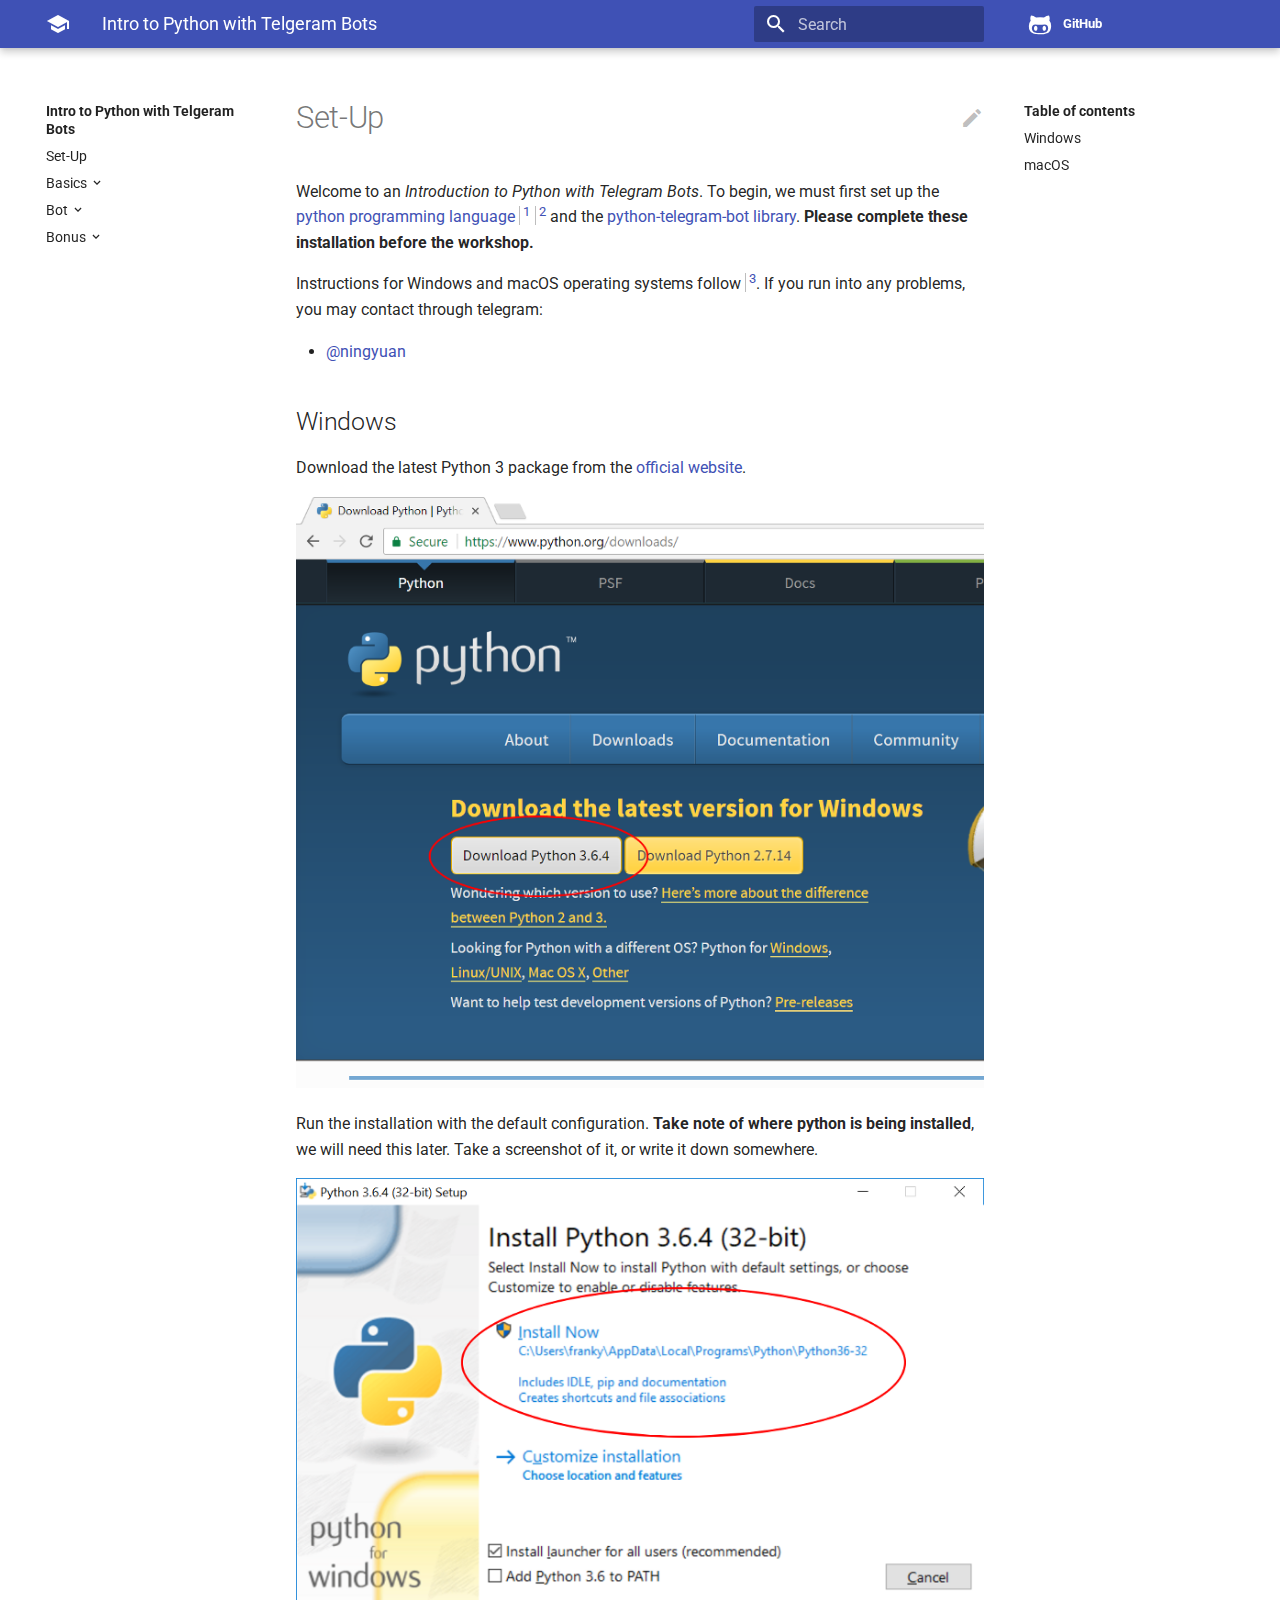
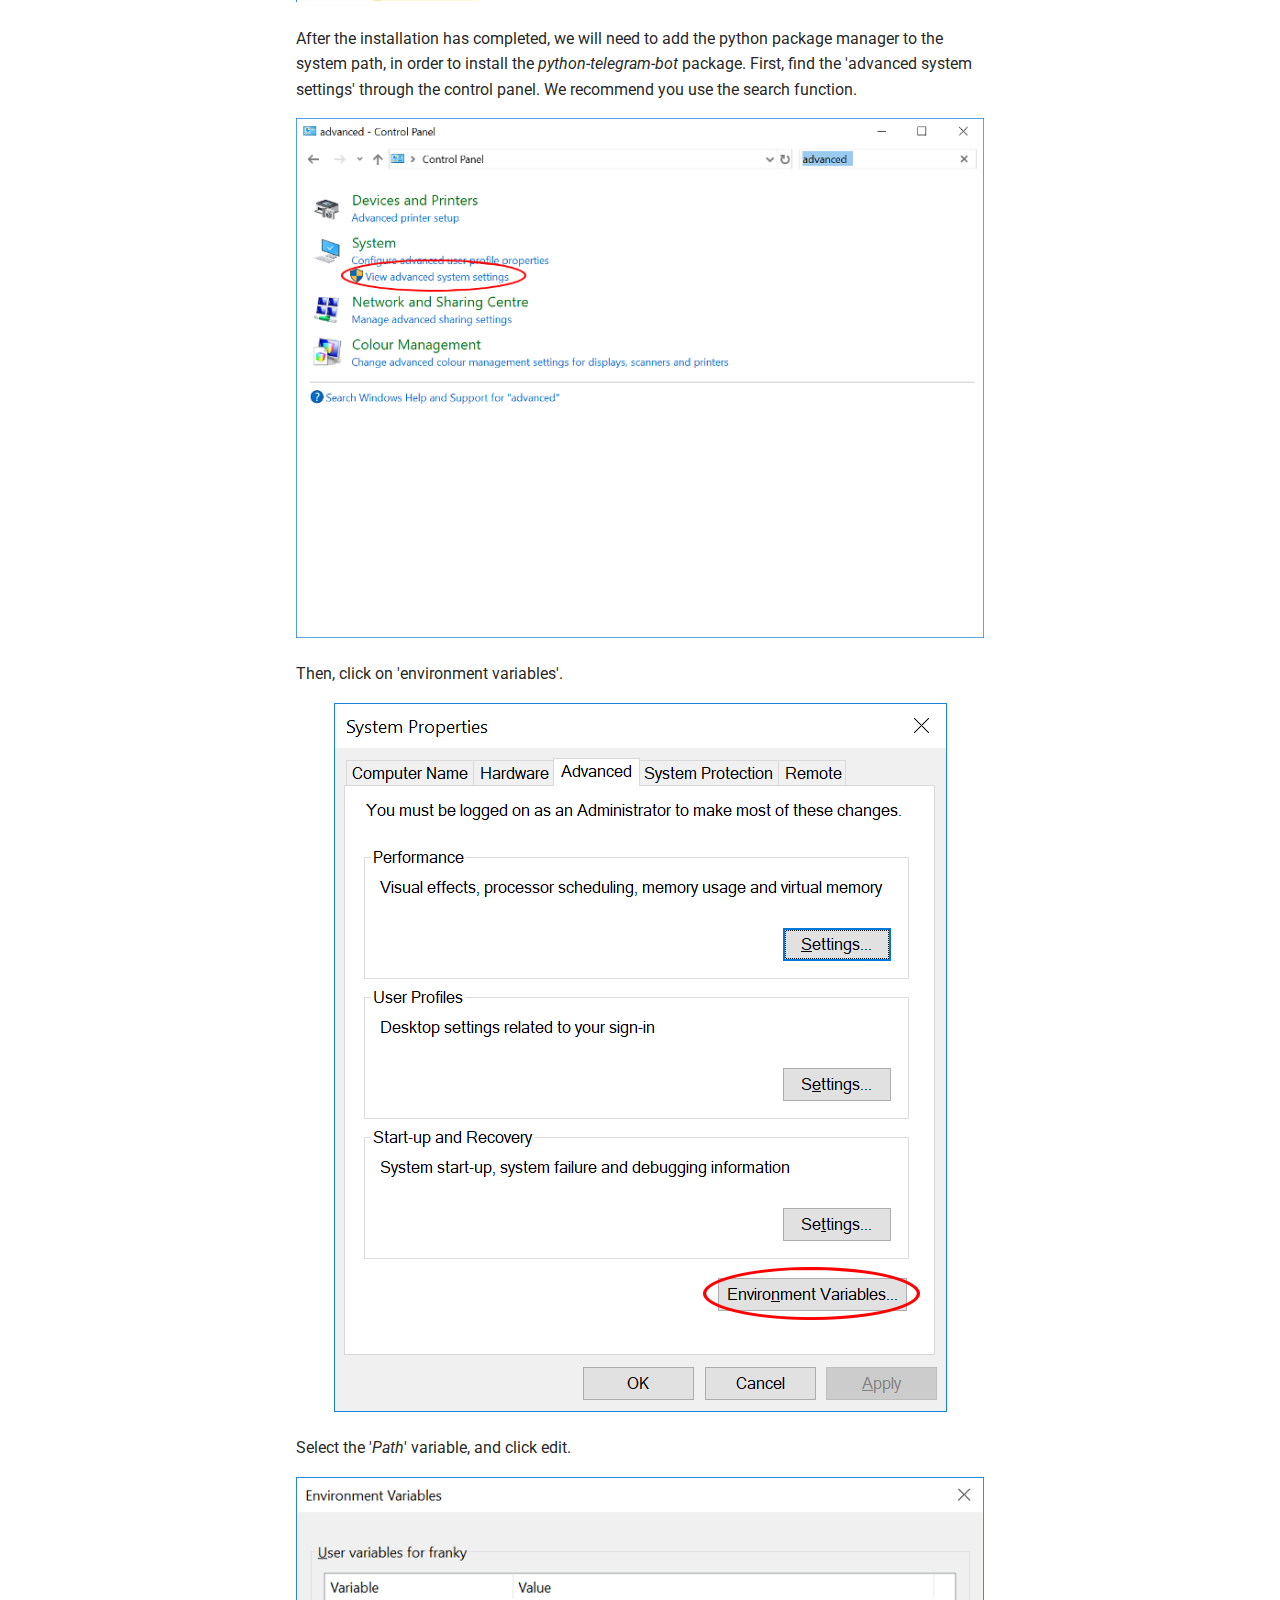
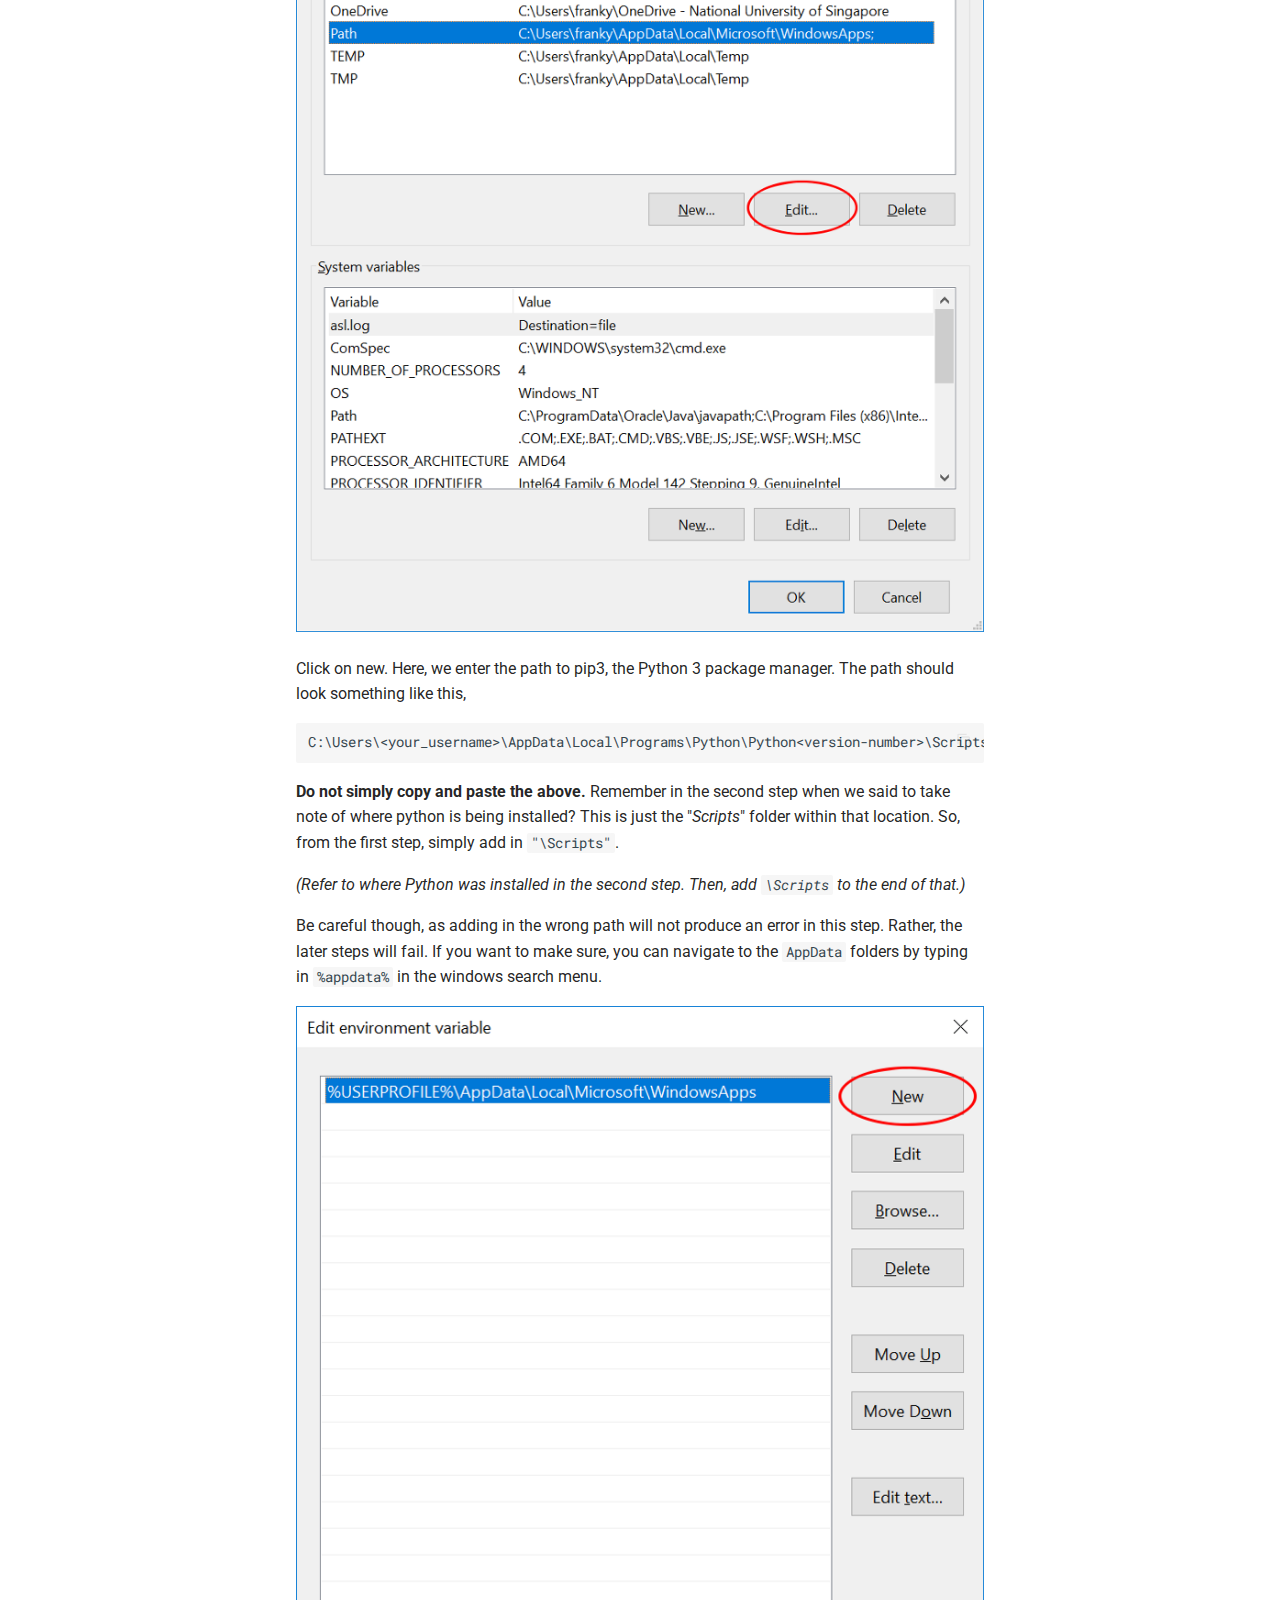
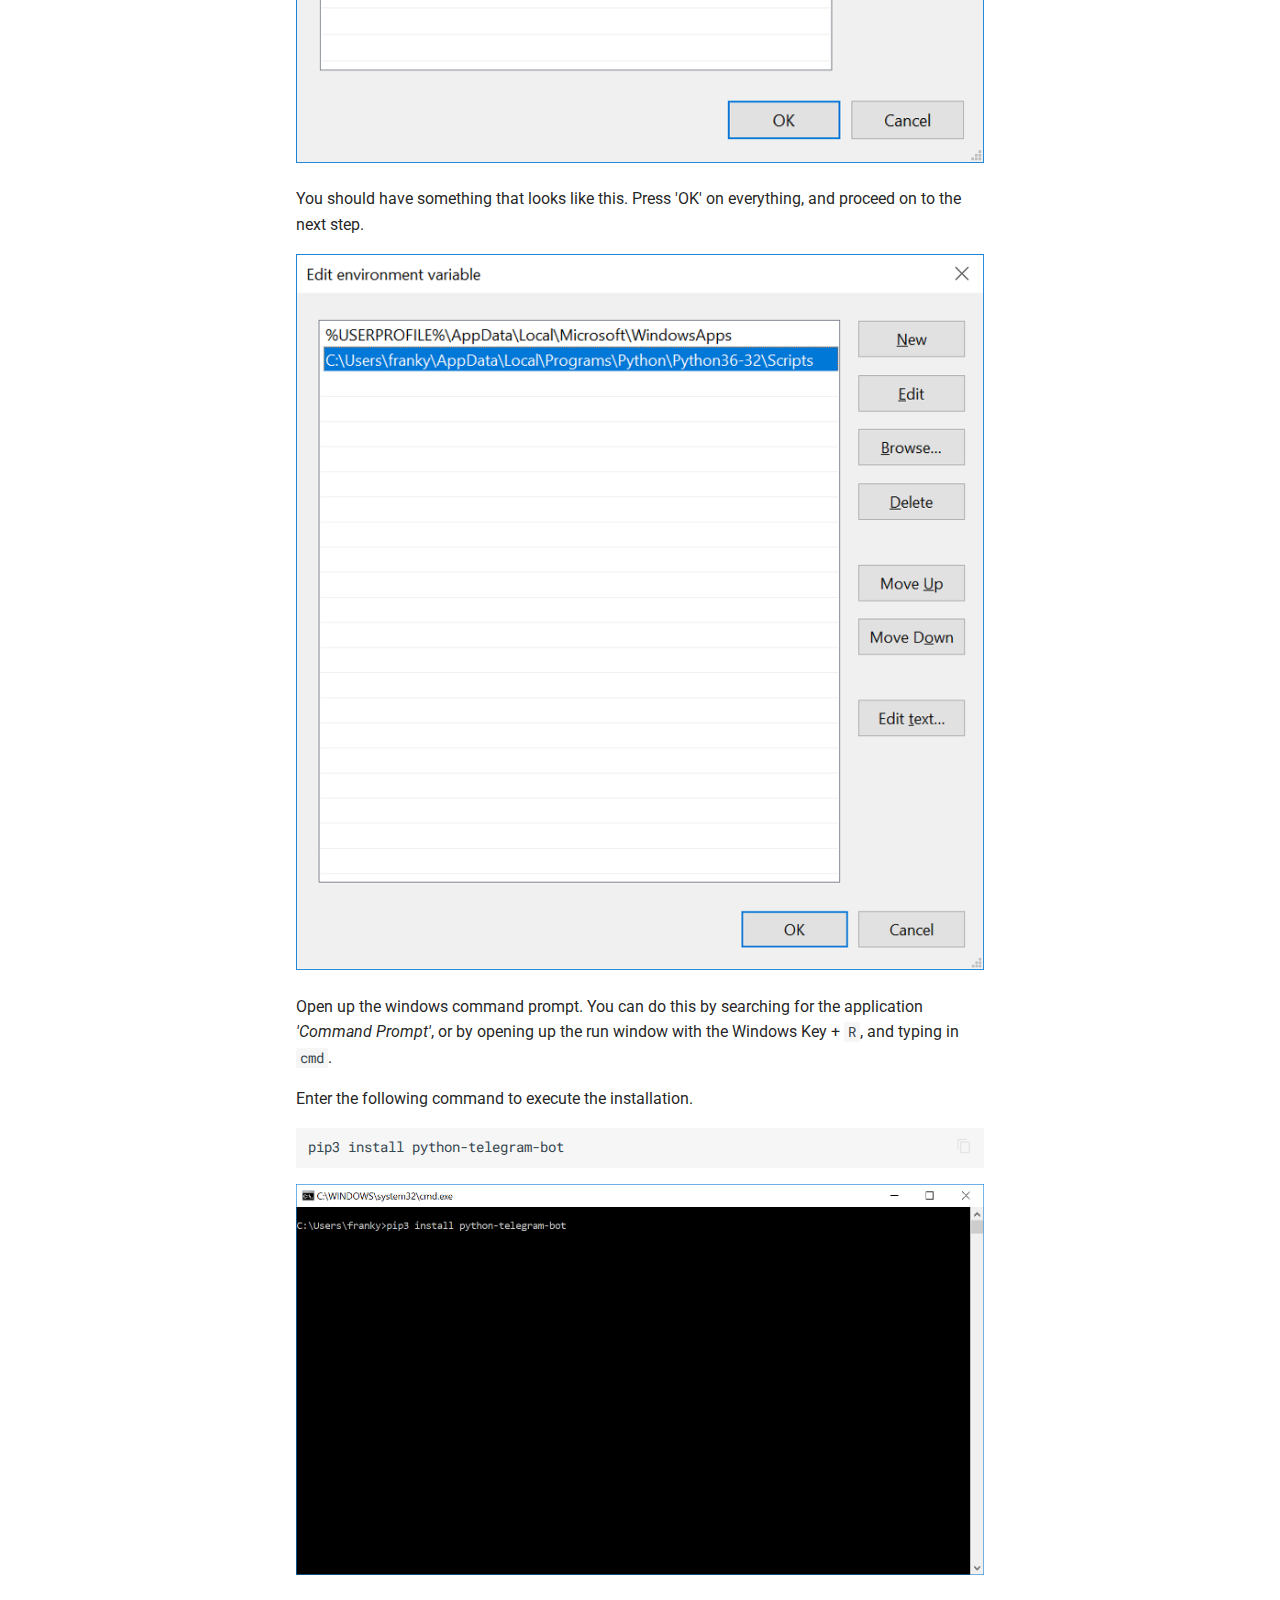
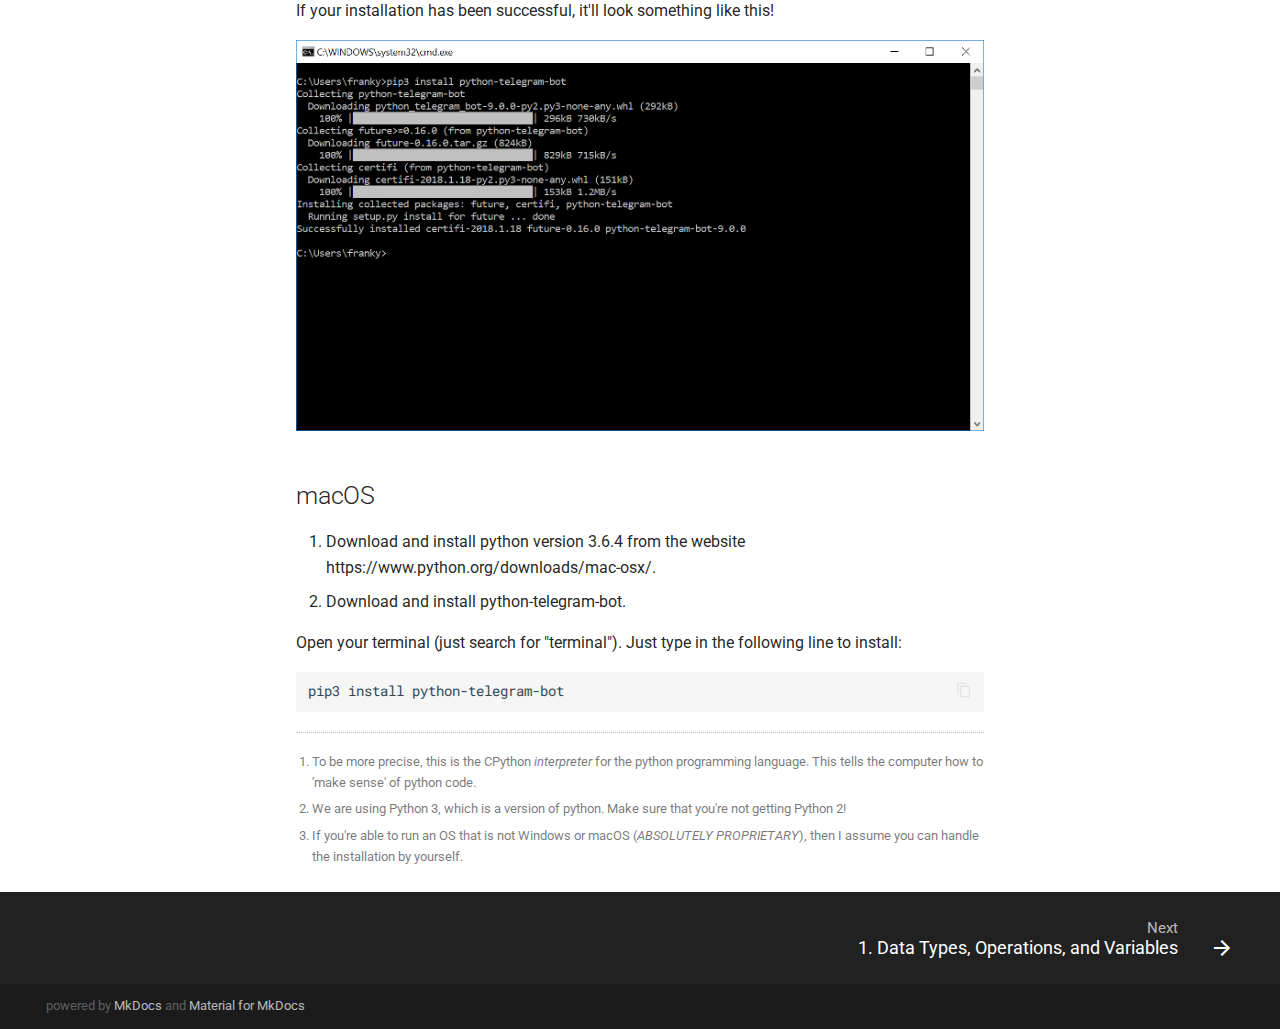
<file: index.html>
<!DOCTYPE html>
<html lang="en" class="no-js">
  <head>
    
      <meta charset="utf-8">
      <meta name="viewport" content="width=device-width,initial-scale=1">
      <meta http-equiv="x-ua-compatible" content="ie=edge">
      
      
        <link rel="canonical" href="https://usp-python.github.io/">
      
      
      
        <meta name="lang:clipboard.copy" content="Copy to clipboard">
      
        <meta name="lang:clipboard.copied" content="Copied to clipboard">
      
        <meta name="lang:search.language" content="en">
      
        <meta name="lang:search.result.none" content="No matching documents">
      
        <meta name="lang:search.result.one" content="1 matching document">
      
        <meta name="lang:search.result.other" content="# matching documents">
      
        <meta name="lang:search.tokenizer" content="[\s\-]+">
      
      <link rel="shortcut icon" href="./assets/images/favicon.png">
      <meta name="generator" content="mkdocs-0.17.2, mkdocs-material-2.5.1">
    
    
      
        <title>Intro to Python with Telgeram Bots</title>
      
    
    
      <link rel="stylesheet" href="./assets/stylesheets/application.aa3de92b.css">
      
    
    
      <script src="./assets/javascripts/modernizr.1aa3b519.js"></script>
    
    
      
        <link rel="stylesheet" href="https://fonts.googleapis.com/css?family=Roboto:300,400,400i,700|Roboto+Mono">
        <style>body,input{font-family:"Roboto","Helvetica Neue",Helvetica,Arial,sans-serif}code,kbd,pre{font-family:"Roboto Mono","Courier New",Courier,monospace}</style>
      
      <link rel="stylesheet" href="https://fonts.googleapis.com/icon?family=Material+Icons">
    
    
      <link rel="stylesheet" href="./css/style.css">
    
    
  </head>
  
  
    <body dir="ltr">
  
    <svg class="md-svg">
      <defs>
        
        
          <svg xmlns="http://www.w3.org/2000/svg" width="416" height="448" viewBox="0 0 416 448" id="github"><path fill="currentColor" d="M160 304q0 10-3.125 20.5t-10.75 19T128 352t-18.125-8.5-10.75-19T96 304t3.125-20.5 10.75-19T128 256t18.125 8.5 10.75 19T160 304zm160 0q0 10-3.125 20.5t-10.75 19T288 352t-18.125-8.5-10.75-19T256 304t3.125-20.5 10.75-19T288 256t18.125 8.5 10.75 19T320 304zm40 0q0-30-17.25-51T296 232q-10.25 0-48.75 5.25Q229.5 240 208 240t-39.25-2.75Q130.75 232 120 232q-29.5 0-46.75 21T56 304q0 22 8 38.375t20.25 25.75 30.5 15 35 7.375 37.25 1.75h42q20.5 0 37.25-1.75t35-7.375 30.5-15 20.25-25.75T360 304zm56-44q0 51.75-15.25 82.75-9.5 19.25-26.375 33.25t-35.25 21.5-42.5 11.875-42.875 5.5T212 416q-19.5 0-35.5-.75t-36.875-3.125-38.125-7.5-34.25-12.875T37 371.5t-21.5-28.75Q0 312 0 260q0-59.25 34-99-6.75-20.5-6.75-42.5 0-29 12.75-54.5 27 0 47.5 9.875t47.25 30.875Q171.5 96 212 96q37 0 70 8 26.25-20.5 46.75-30.25T376 64q12.75 25.5 12.75 54.5 0 21.75-6.75 42 34 40 34 99.5z"/></svg>
        
      </defs>
    </svg>
    <input class="md-toggle" data-md-toggle="drawer" type="checkbox" id="drawer">
    <input class="md-toggle" data-md-toggle="search" type="checkbox" id="search">
    <label class="md-overlay" data-md-component="overlay" for="drawer"></label>
    
      <a href="#set-up" tabindex="1" class="md-skip">
        Skip to content
      </a>
    
    
      <header class="md-header" data-md-component="header">
  <nav class="md-header-nav md-grid">
    <div class="md-flex">
      <div class="md-flex__cell md-flex__cell--shrink">
        <a href="https://usp-python.github.io/" title="Intro to Python with Telgeram Bots" class="md-header-nav__button md-logo">
          
            <i class="md-icon"></i>
          
        </a>
      </div>
      <div class="md-flex__cell md-flex__cell--shrink">
        <label class="md-icon md-icon--menu md-header-nav__button" for="drawer"></label>
      </div>
      <div class="md-flex__cell md-flex__cell--stretch">
        <div class="md-flex__ellipsis md-header-nav__title" data-md-component="title">
          
            
              <span class="md-header-nav__topic">
                Intro to Python with Telgeram Bots
              </span>
              <span class="md-header-nav__topic">
                Set-Up
              </span>
            
          
        </div>
      </div>
      <div class="md-flex__cell md-flex__cell--shrink">
        
          
            <label class="md-icon md-icon--search md-header-nav__button" for="search"></label>
            
<div class="md-search" data-md-component="search" role="dialog">
  <label class="md-search__overlay" for="search"></label>
  <div class="md-search__inner" role="search">
    <form class="md-search__form" name="search">
      <input type="text" class="md-search__input" name="query" placeholder="Search" autocapitalize="off" autocorrect="off" autocomplete="off" spellcheck="false" data-md-component="query" data-md-state="active">
      <label class="md-icon md-search__icon" for="search"></label>
      <button type="reset" class="md-icon md-search__icon" data-md-component="reset" tabindex="-1">
        &#xE5CD;
      </button>
    </form>
    <div class="md-search__output">
      <div class="md-search__scrollwrap" data-md-scrollfix>
        <div class="md-search-result" data-md-component="result">
          <div class="md-search-result__meta">
            Type to start searching
          </div>
          <ol class="md-search-result__list"></ol>
        </div>
      </div>
    </div>
  </div>
</div>
          
        
      </div>
      
        <div class="md-flex__cell md-flex__cell--shrink">
          <div class="md-header-nav__source">
            


  


  <a href="https://github.com/USP-Python/USP-Python.github.io/" title="Go to repository" class="md-source" data-md-source="github">
    
      <div class="md-source__icon">
        <svg viewBox="0 0 24 24" width="24" height="24">
          <use xlink:href="#github" width="24" height="24"></use>
        </svg>
      </div>
    
    <div class="md-source__repository">
      GitHub
    </div>
  </a>

          </div>
        </div>
      
    </div>
  </nav>
</header>
    
    <div class="md-container">
      
        
      
      
      <main class="md-main">
        <div class="md-main__inner md-grid" data-md-component="container">
          
            
              <div class="md-sidebar md-sidebar--primary" data-md-component="navigation">
                <div class="md-sidebar__scrollwrap">
                  <div class="md-sidebar__inner">
                    <nav class="md-nav md-nav--primary" data-md-level="0">
  <label class="md-nav__title md-nav__title--site" for="drawer">
    <span class="md-nav__button md-logo">
      
        <i class="md-icon"></i>
      
    </span>
    Intro to Python with Telgeram Bots
  </label>
  
    <div class="md-nav__source">
      


  


  <a href="https://github.com/USP-Python/USP-Python.github.io/" title="Go to repository" class="md-source" data-md-source="github">
    
      <div class="md-source__icon">
        <svg viewBox="0 0 24 24" width="24" height="24">
          <use xlink:href="#github" width="24" height="24"></use>
        </svg>
      </div>
    
    <div class="md-source__repository">
      GitHub
    </div>
  </a>

    </div>
  
  <ul class="md-nav__list" data-md-scrollfix>
    
      
      
      

  


  <li class="md-nav__item md-nav__item--active">
    
    <input class="md-toggle md-nav__toggle" data-md-toggle="toc" type="checkbox" id="toc">
    
      
    
    
      <label class="md-nav__link md-nav__link--active" for="toc">
        Set-Up
      </label>
    
    <a href="." title="Set-Up" class="md-nav__link md-nav__link--active">
      Set-Up
    </a>
    
      
<nav class="md-nav md-nav--secondary">
  
  
    
  
  
    <label class="md-nav__title" for="toc">Table of contents</label>
    <ul class="md-nav__list" data-md-scrollfix>
      
        <li class="md-nav__item">
  <a href="#windows" title="Windows" class="md-nav__link">
    Windows
  </a>
  
</li>
      
        <li class="md-nav__item">
  <a href="#macos" title="macOS" class="md-nav__link">
    macOS
  </a>
  
</li>
      
      
      
    </ul>
  
</nav>
    
  </li>

    
      
      
      


  <li class="md-nav__item md-nav__item--nested">
    
      <input class="md-toggle md-nav__toggle" data-md-toggle="nav-2" type="checkbox" id="nav-2">
    
    <label class="md-nav__link" for="nav-2">
      Basics
    </label>
    <nav class="md-nav" data-md-component="collapsible" data-md-level="1">
      <label class="md-nav__title" for="nav-2">
        Basics
      </label>
      <ul class="md-nav__list" data-md-scrollfix>
        
        
          
          
          


  <li class="md-nav__item">
    <a href="01-basics/" title="1. Data Types, Operations, and Variables" class="md-nav__link">
      1. Data Types, Operations, and Variables
    </a>
  </li>

        
          
          
          


  <li class="md-nav__item">
    <a href="02-basics/" title="2. Data Structures" class="md-nav__link">
      2. Data Structures
    </a>
  </li>

        
          
          
          


  <li class="md-nav__item">
    <a href="03-basics/" title="3. Control Flow" class="md-nav__link">
      3. Control Flow
    </a>
  </li>

        
          
          
          


  <li class="md-nav__item">
    <a href="04-basics/" title="4. Functions" class="md-nav__link">
      4. Functions
    </a>
  </li>

        
      </ul>
    </nav>
  </li>

    
      
      
      


  <li class="md-nav__item md-nav__item--nested">
    
      <input class="md-toggle md-nav__toggle" data-md-toggle="nav-3" type="checkbox" id="nav-3">
    
    <label class="md-nav__link" for="nav-3">
      Bot
    </label>
    <nav class="md-nav" data-md-component="collapsible" data-md-level="1">
      <label class="md-nav__title" for="nav-3">
        Bot
      </label>
      <ul class="md-nav__list" data-md-scrollfix>
        
        
          
          
          


  <li class="md-nav__item">
    <a href="05-bot/" title="5. Installing Packages" class="md-nav__link">
      5. Installing Packages
    </a>
  </li>

        
          
          
          


  <li class="md-nav__item">
    <a href="06-bot/" title="6. Sending Messages" class="md-nav__link">
      6. Sending Messages
    </a>
  </li>

        
          
          
          


  <li class="md-nav__item">
    <a href="07-bot/" title="7. Reacting to Commands" class="md-nav__link">
      7. Reacting to Commands
    </a>
  </li>

        
          
          
          


  <li class="md-nav__item">
    <a href="08-bot/" title="8. Reacting to Messages" class="md-nav__link">
      8. Reacting to Messages
    </a>
  </li>

        
      </ul>
    </nav>
  </li>

    
      
      
      


  <li class="md-nav__item md-nav__item--nested">
    
      <input class="md-toggle md-nav__toggle" data-md-toggle="nav-4" type="checkbox" id="nav-4">
    
    <label class="md-nav__link" for="nav-4">
      Bonus
    </label>
    <nav class="md-nav" data-md-component="collapsible" data-md-level="1">
      <label class="md-nav__title" for="nav-4">
        Bonus
      </label>
      <ul class="md-nav__list" data-md-scrollfix>
        
        
          
          
          


  <li class="md-nav__item">
    <a href="09-bonus/" title="9. How to Google" class="md-nav__link">
      9. How to Google
    </a>
  </li>

        
      </ul>
    </nav>
  </li>

    
  </ul>
</nav>
                  </div>
                </div>
              </div>
            
            
              <div class="md-sidebar md-sidebar--secondary" data-md-component="toc">
                <div class="md-sidebar__scrollwrap">
                  <div class="md-sidebar__inner">
                    
<nav class="md-nav md-nav--secondary">
  
  
    
  
  
    <label class="md-nav__title" for="toc">Table of contents</label>
    <ul class="md-nav__list" data-md-scrollfix>
      
        <li class="md-nav__item">
  <a href="#windows" title="Windows" class="md-nav__link">
    Windows
  </a>
  
</li>
      
        <li class="md-nav__item">
  <a href="#macos" title="macOS" class="md-nav__link">
    macOS
  </a>
  
</li>
      
      
      
    </ul>
  
</nav>
                  </div>
                </div>
              </div>
            
          
          <div class="md-content">
            <article class="md-content__inner md-typeset">
              
                
                  <a href="https://github.com/USP-Python/USP-Python.github.io/edit/master/docs/index.md" title="Edit this page" class="md-icon md-content__icon">&#xE3C9;</a>
                
                
                <h1 id="set-up">Set-Up</h1>
<p>Welcome to an <em>Introduction to Python with Telegram Bots</em>. To begin, we must first set up the <a href="https://www.python.org/">python programming language</a><sup id="fnref:1"><a class="footnote-ref" href="#fn:1" rel="footnote">1</a></sup><sup id="fnref:2"><a class="footnote-ref" href="#fn:2" rel="footnote">2</a></sup> and the <a href="https://python-telegram-bot.org/">python-telegram-bot library</a>. <strong>Please complete these installation before the workshop.</strong></p>
<p>Instructions for Windows and macOS operating systems follow<sup id="fnref:3"><a class="footnote-ref" href="#fn:3" rel="footnote">3</a></sup>. If you run into any problems, you may contact through telegram:</p>
<ul>
<li><a href="http://t.me/ningyuan">@ningyuan</a></li>
</ul>
<h2 id="windows">Windows</h2>
<p>Download the latest Python 3 package from the <a href="https://www.python.org/downloads/">official website</a>.
<center><img alt="Windows Step 1" src="./img/00-win01.png" /></center></p>
<p>Run the installation with the default configuration. <strong>Take note of where python is being installed</strong>, we will need this later. Take a screenshot of it, or write it down somewhere.
<center><img alt="Windows Step 2" src="./img/00-win02.png" /></center></p>
<p>After the installation has completed, we will need to add the python package manager to the system path, in order to install the <em>python-telegram-bot</em> package. First, find the 'advanced system settings' through the control panel. We recommend you use the search function.
<center><img alt="Windows Step 3" src="./img/00-win03.png" /></center></p>
<p>Then, click on 'environment variables'.
<center><img alt="Windows Step 4" src="./img/00-win04.png" /></center></p>
<p>Select the '<em>Path</em>' variable, and click edit.
<center><img alt="Windows Step 5" src="./img/00-win05.png" /></center></p>
<p>Click on new. Here, we enter the path to pip3, the Python 3 package manager. The path should look something like this,</p>
<pre><code>C:\Users\&lt;your_username&gt;\AppData\Local\Programs\Python\Python&lt;version-number&gt;\Scripts
</code></pre>

<p><strong>Do not simply copy and paste the above.</strong> Remember in the second step when we said to take note of where python is being installed? This is just the "<em>Scripts</em>" folder within that location. So, from the first step, simply add in <code>"\Scripts"</code>. </p>
<p><em>(Refer to where Python was installed in the second step. Then, add <code>\Scripts</code> to the end of that.)</em></p>
<p>Be careful though, as adding in the wrong path will not produce an error in this step. Rather, the later steps will fail. If you want to make sure, you can navigate to the <code>AppData</code> folders by typing in <code>%appdata%</code> in the windows search menu. 
<center><img alt="Windows Step 6" src="./img/00-win06.png" /></center></p>
<p>You should have something that looks like this. Press 'OK' on everything, and proceed on to the next step.
<center><img alt="Windows Step 7" src="./img/00-win07.png" /></center></p>
<p>Open up the windows command prompt. You can do this by searching for the application <em>'Command Prompt'</em>, or by opening up the run window with the Windows Key + <code>R</code>, and typing in <code>cmd</code>.</p>
<p>Enter the following command to execute the installation.</p>
<pre><code>pip3 install python-telegram-bot
</code></pre>

<p><center><img alt="Windows Step 8" src="./img/00-win08.png" /></center></p>
<p>If your installation has been successful, it'll look something like this!
<center><img alt="Windows Step 9" src="./img/00-win09.png" /></center></p>
<h2 id="macos">macOS</h2>
<ol>
<li>Download and install python version 3.6.4 from the website https://www.python.org/downloads/mac-osx/. </li>
<li>Download and install python-telegram-bot. </li>
</ol>
<p>Open your terminal (just search for "terminal"). Just type in the following line to install:</p>
<pre><code>pip3 install python-telegram-bot
</code></pre>

<div class="footnote">
<hr />
<ol>
<li id="fn:1">
<p>To be more precise, this is the CPython <em>interpreter</em> for the python programming language. This tells the computer how to 'make sense' of python code.&#160;<a class="footnote-backref" href="#fnref:1" rev="footnote" title="Jump back to footnote 1 in the text">&#8617;</a></p>
</li>
<li id="fn:2">
<p>We are using Python 3, which is a version of python. Make sure that you're not getting Python 2!&#160;<a class="footnote-backref" href="#fnref:2" rev="footnote" title="Jump back to footnote 2 in the text">&#8617;</a></p>
</li>
<li id="fn:3">
<p>If you're able to run an OS that is not Windows or macOS (<em>ABSOLUTELY PROPRIETARY</em>), then I assume you can handle the installation by yourself.&#160;<a class="footnote-backref" href="#fnref:3" rev="footnote" title="Jump back to footnote 3 in the text">&#8617;</a></p>
</li>
</ol>
</div>
                
                  
                
              
              
                
              
            </article>
          </div>
        </div>
      </main>
      
        
<footer class="md-footer">
  
    <div class="md-footer-nav">
      <nav class="md-footer-nav__inner md-grid">
        
        
          <a href="01-basics/" title="1. Data Types, Operations, and Variables" class="md-flex md-footer-nav__link md-footer-nav__link--next" rel="next">
            <div class="md-flex__cell md-flex__cell--stretch md-footer-nav__title">
              <span class="md-flex__ellipsis">
                <span class="md-footer-nav__direction">
                  Next
                </span>
                1. Data Types, Operations, and Variables
              </span>
            </div>
            <div class="md-flex__cell md-flex__cell--shrink">
              <i class="md-icon md-icon--arrow-forward md-footer-nav__button"></i>
            </div>
          </a>
        
      </nav>
    </div>
  
  <div class="md-footer-meta md-typeset">
    <div class="md-footer-meta__inner md-grid">
      <div class="md-footer-copyright">
        
        powered by
        <a href="http://www.mkdocs.org">MkDocs</a>
        and
        <a href="https://squidfunk.github.io/mkdocs-material/">
          Material for MkDocs</a>
      </div>
      
        
      
    </div>
  </div>
</footer>
      
    </div>
    
      <script src="./assets/javascripts/application.ed2cc613.js"></script>
      
      <script>app.initialize({version:"0.17.2",url:{base:"."}})</script>
      
        <script src="./js/jquery-3.3.1.min.js"></script>
      
        <script src="./js/lib.js"></script>
      
    
    
      
        <script>!function(e,a,t,n,o,c,i){e.GoogleAnalyticsObject=o,e.ga=e.ga||function(){(e.ga.q=e.ga.q||[]).push(arguments)},e.ga.l=1*new Date,c=a.createElement(t),i=a.getElementsByTagName(t)[0],c.async=1,c.src="https://www.google-analytics.com/analytics.js",i.parentNode.insertBefore(c,i)}(window,document,"script",0,"ga"),ga("create","UA-113561366-1","usp-python.github.io"),ga("set","anonymizeIp",!0),ga("send","pageview");var links=document.getElementsByTagName("a");Array.prototype.map.call(links,function(e){e.host!=document.location.host&&e.addEventListener("click",function(){var a=e.getAttribute("data-md-action")||"follow";ga("send","event","outbound",a,e.href)})});var query=document.forms.search.query;query.addEventListener("blur",function(){if(this.value){var e=document.location.pathname;ga("send","pageview",e+"?q="+this.value)}})</script>
      
    
  </body>
</html>
</file>
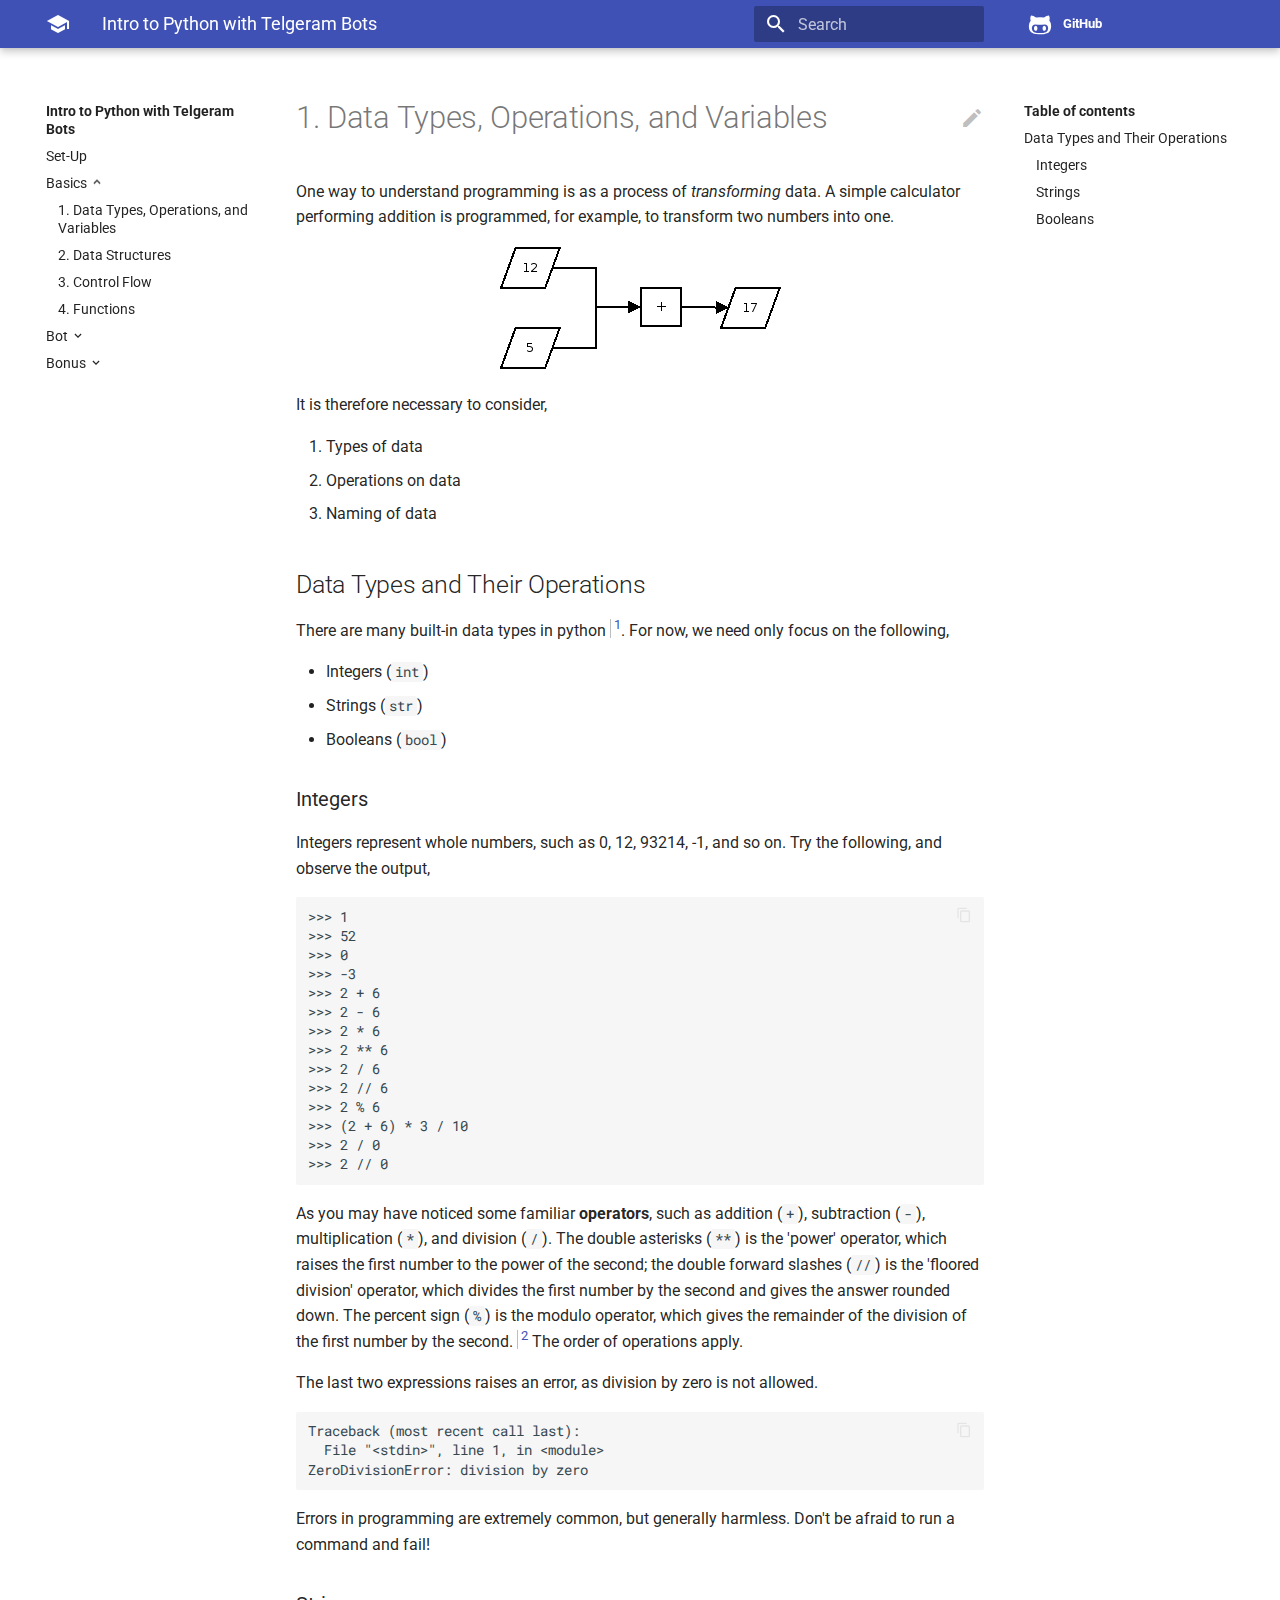
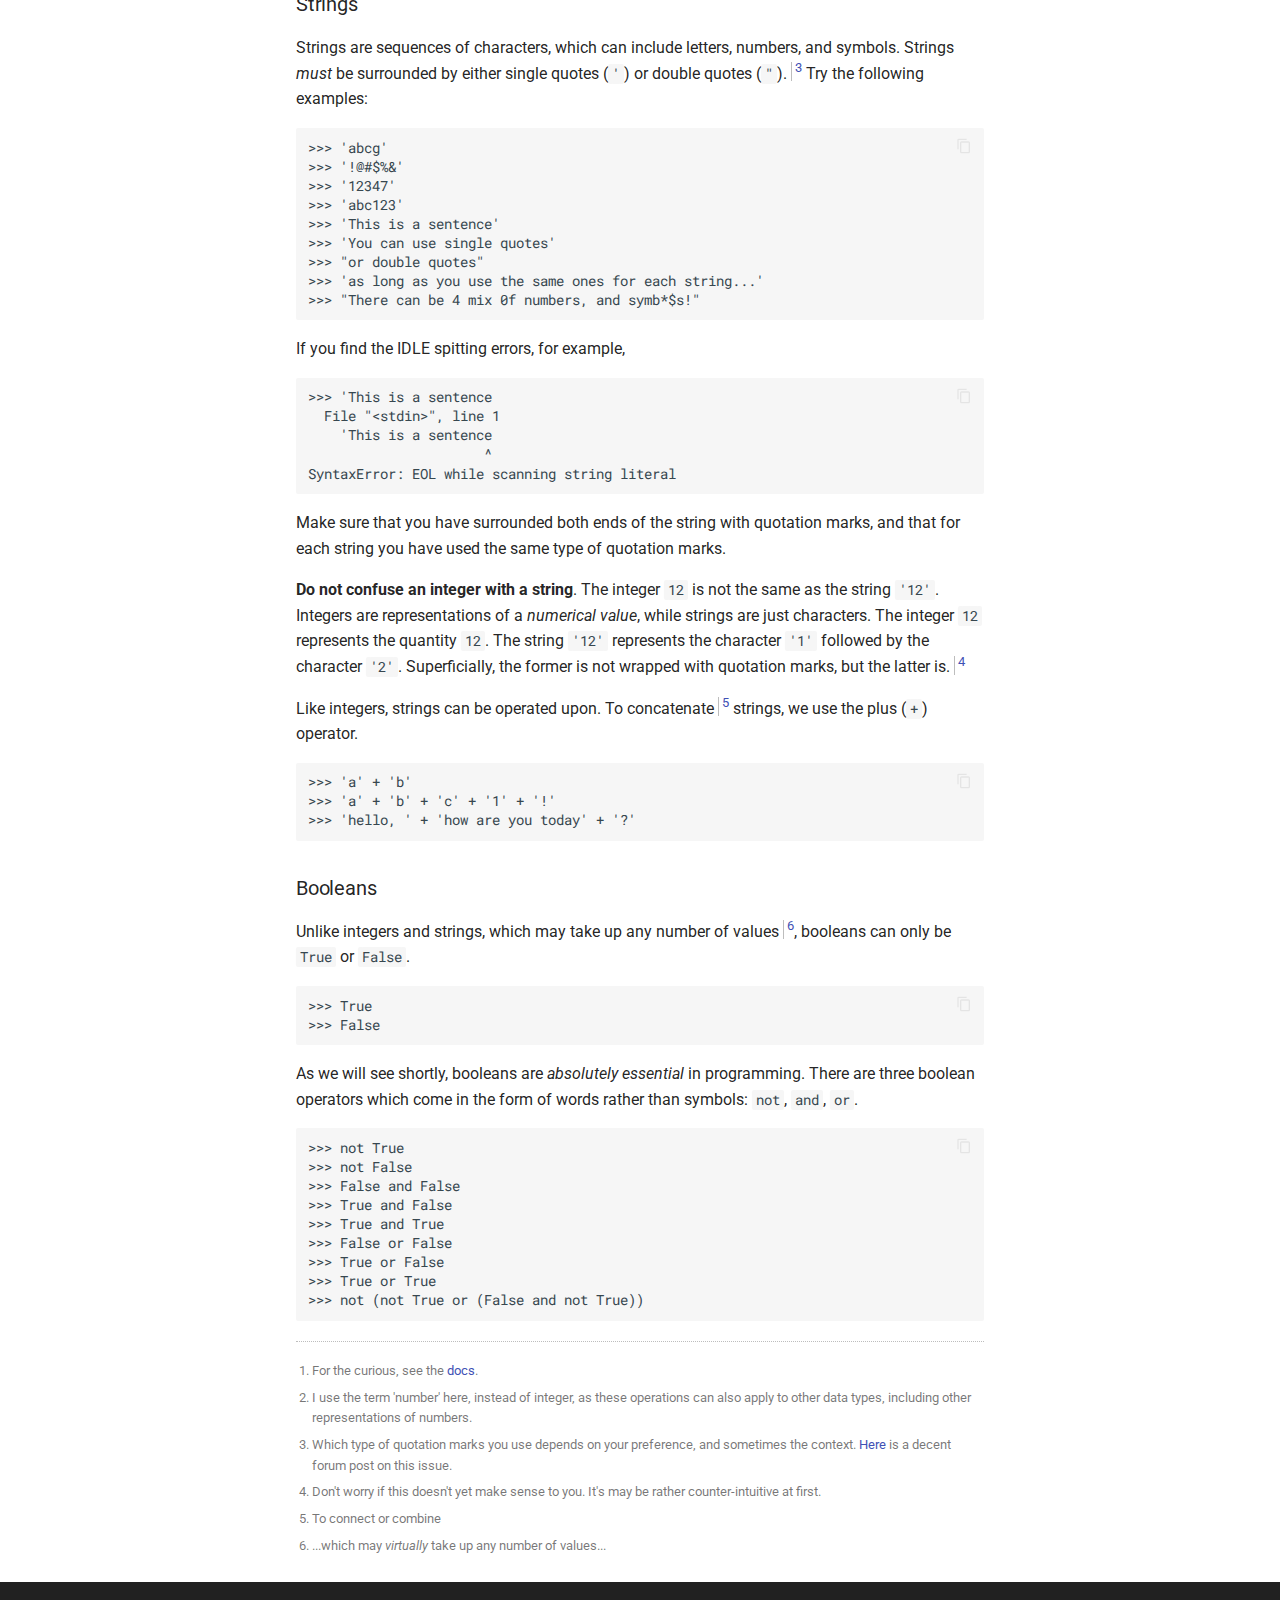
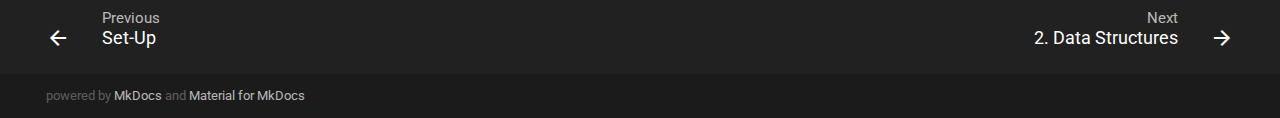
<file: 01-basics/index.html>
<!DOCTYPE html>
<html lang="en" class="no-js">
  <head>
    
      <meta charset="utf-8">
      <meta name="viewport" content="width=device-width,initial-scale=1">
      <meta http-equiv="x-ua-compatible" content="ie=edge">
      
      
        <link rel="canonical" href="https://usp-python.github.io/01-basics/">
      
      
      
        <meta name="lang:clipboard.copy" content="Copy to clipboard">
      
        <meta name="lang:clipboard.copied" content="Copied to clipboard">
      
        <meta name="lang:search.language" content="en">
      
        <meta name="lang:search.result.none" content="No matching documents">
      
        <meta name="lang:search.result.one" content="1 matching document">
      
        <meta name="lang:search.result.other" content="# matching documents">
      
        <meta name="lang:search.tokenizer" content="[\s\-]+">
      
      <link rel="shortcut icon" href="../assets/images/favicon.png">
      <meta name="generator" content="mkdocs-0.17.2, mkdocs-material-2.5.1">
    
    
      
        <title>1. Data Types, Operations, and Variables - Intro to Python with Telgeram Bots</title>
      
    
    
      <link rel="stylesheet" href="../assets/stylesheets/application.aa3de92b.css">
      
    
    
      <script src="../assets/javascripts/modernizr.1aa3b519.js"></script>
    
    
      
        <link rel="stylesheet" href="https://fonts.googleapis.com/css?family=Roboto:300,400,400i,700|Roboto+Mono">
        <style>body,input{font-family:"Roboto","Helvetica Neue",Helvetica,Arial,sans-serif}code,kbd,pre{font-family:"Roboto Mono","Courier New",Courier,monospace}</style>
      
      <link rel="stylesheet" href="https://fonts.googleapis.com/icon?family=Material+Icons">
    
    
      <link rel="stylesheet" href="../css/style.css">
    
    
  </head>
  
  
    <body dir="ltr">
  
    <svg class="md-svg">
      <defs>
        
        
          <svg xmlns="http://www.w3.org/2000/svg" width="416" height="448" viewBox="0 0 416 448" id="github"><path fill="currentColor" d="M160 304q0 10-3.125 20.5t-10.75 19T128 352t-18.125-8.5-10.75-19T96 304t3.125-20.5 10.75-19T128 256t18.125 8.5 10.75 19T160 304zm160 0q0 10-3.125 20.5t-10.75 19T288 352t-18.125-8.5-10.75-19T256 304t3.125-20.5 10.75-19T288 256t18.125 8.5 10.75 19T320 304zm40 0q0-30-17.25-51T296 232q-10.25 0-48.75 5.25Q229.5 240 208 240t-39.25-2.75Q130.75 232 120 232q-29.5 0-46.75 21T56 304q0 22 8 38.375t20.25 25.75 30.5 15 35 7.375 37.25 1.75h42q20.5 0 37.25-1.75t35-7.375 30.5-15 20.25-25.75T360 304zm56-44q0 51.75-15.25 82.75-9.5 19.25-26.375 33.25t-35.25 21.5-42.5 11.875-42.875 5.5T212 416q-19.5 0-35.5-.75t-36.875-3.125-38.125-7.5-34.25-12.875T37 371.5t-21.5-28.75Q0 312 0 260q0-59.25 34-99-6.75-20.5-6.75-42.5 0-29 12.75-54.5 27 0 47.5 9.875t47.25 30.875Q171.5 96 212 96q37 0 70 8 26.25-20.5 46.75-30.25T376 64q12.75 25.5 12.75 54.5 0 21.75-6.75 42 34 40 34 99.5z"/></svg>
        
      </defs>
    </svg>
    <input class="md-toggle" data-md-toggle="drawer" type="checkbox" id="drawer">
    <input class="md-toggle" data-md-toggle="search" type="checkbox" id="search">
    <label class="md-overlay" data-md-component="overlay" for="drawer"></label>
    
      <a href="#data-types-and-their-operations" tabindex="1" class="md-skip">
        Skip to content
      </a>
    
    
      <header class="md-header" data-md-component="header">
  <nav class="md-header-nav md-grid">
    <div class="md-flex">
      <div class="md-flex__cell md-flex__cell--shrink">
        <a href="https://usp-python.github.io/" title="Intro to Python with Telgeram Bots" class="md-header-nav__button md-logo">
          
            <i class="md-icon"></i>
          
        </a>
      </div>
      <div class="md-flex__cell md-flex__cell--shrink">
        <label class="md-icon md-icon--menu md-header-nav__button" for="drawer"></label>
      </div>
      <div class="md-flex__cell md-flex__cell--stretch">
        <div class="md-flex__ellipsis md-header-nav__title" data-md-component="title">
          
            
              <span class="md-header-nav__topic">
                Intro to Python with Telgeram Bots
              </span>
              <span class="md-header-nav__topic">
                1. Data Types, Operations, and Variables
              </span>
            
          
        </div>
      </div>
      <div class="md-flex__cell md-flex__cell--shrink">
        
          
            <label class="md-icon md-icon--search md-header-nav__button" for="search"></label>
            
<div class="md-search" data-md-component="search" role="dialog">
  <label class="md-search__overlay" for="search"></label>
  <div class="md-search__inner" role="search">
    <form class="md-search__form" name="search">
      <input type="text" class="md-search__input" name="query" placeholder="Search" autocapitalize="off" autocorrect="off" autocomplete="off" spellcheck="false" data-md-component="query" data-md-state="active">
      <label class="md-icon md-search__icon" for="search"></label>
      <button type="reset" class="md-icon md-search__icon" data-md-component="reset" tabindex="-1">
        &#xE5CD;
      </button>
    </form>
    <div class="md-search__output">
      <div class="md-search__scrollwrap" data-md-scrollfix>
        <div class="md-search-result" data-md-component="result">
          <div class="md-search-result__meta">
            Type to start searching
          </div>
          <ol class="md-search-result__list"></ol>
        </div>
      </div>
    </div>
  </div>
</div>
          
        
      </div>
      
        <div class="md-flex__cell md-flex__cell--shrink">
          <div class="md-header-nav__source">
            


  


  <a href="https://github.com/USP-Python/USP-Python.github.io/" title="Go to repository" class="md-source" data-md-source="github">
    
      <div class="md-source__icon">
        <svg viewBox="0 0 24 24" width="24" height="24">
          <use xlink:href="#github" width="24" height="24"></use>
        </svg>
      </div>
    
    <div class="md-source__repository">
      GitHub
    </div>
  </a>

          </div>
        </div>
      
    </div>
  </nav>
</header>
    
    <div class="md-container">
      
        
      
      
      <main class="md-main">
        <div class="md-main__inner md-grid" data-md-component="container">
          
            
              <div class="md-sidebar md-sidebar--primary" data-md-component="navigation">
                <div class="md-sidebar__scrollwrap">
                  <div class="md-sidebar__inner">
                    <nav class="md-nav md-nav--primary" data-md-level="0">
  <label class="md-nav__title md-nav__title--site" for="drawer">
    <span class="md-nav__button md-logo">
      
        <i class="md-icon"></i>
      
    </span>
    Intro to Python with Telgeram Bots
  </label>
  
    <div class="md-nav__source">
      


  


  <a href="https://github.com/USP-Python/USP-Python.github.io/" title="Go to repository" class="md-source" data-md-source="github">
    
      <div class="md-source__icon">
        <svg viewBox="0 0 24 24" width="24" height="24">
          <use xlink:href="#github" width="24" height="24"></use>
        </svg>
      </div>
    
    <div class="md-source__repository">
      GitHub
    </div>
  </a>

    </div>
  
  <ul class="md-nav__list" data-md-scrollfix>
    
      
      
      


  <li class="md-nav__item">
    <a href=".." title="Set-Up" class="md-nav__link">
      Set-Up
    </a>
  </li>

    
      
      
      

  


  <li class="md-nav__item md-nav__item--active md-nav__item--nested">
    
      <input class="md-toggle md-nav__toggle" data-md-toggle="nav-2" type="checkbox" id="nav-2" checked>
    
    <label class="md-nav__link" for="nav-2">
      Basics
    </label>
    <nav class="md-nav" data-md-component="collapsible" data-md-level="1">
      <label class="md-nav__title" for="nav-2">
        Basics
      </label>
      <ul class="md-nav__list" data-md-scrollfix>
        
        
          
          
          

  


  <li class="md-nav__item md-nav__item--active">
    
    <input class="md-toggle md-nav__toggle" data-md-toggle="toc" type="checkbox" id="toc">
    
    
      <label class="md-nav__link md-nav__link--active" for="toc">
        1. Data Types, Operations, and Variables
      </label>
    
    <a href="./" title="1. Data Types, Operations, and Variables" class="md-nav__link md-nav__link--active">
      1. Data Types, Operations, and Variables
    </a>
    
      
<nav class="md-nav md-nav--secondary">
  
  
  
    <label class="md-nav__title" for="toc">Table of contents</label>
    <ul class="md-nav__list" data-md-scrollfix>
      
        <li class="md-nav__item">
  <a href="#data-types-and-their-operations" title="Data Types and Their Operations" class="md-nav__link">
    Data Types and Their Operations
  </a>
  
    <nav class="md-nav">
      <ul class="md-nav__list">
        
          <li class="md-nav__item">
  <a href="#integers" title="Integers" class="md-nav__link">
    Integers
  </a>
  
</li>
        
          <li class="md-nav__item">
  <a href="#strings" title="Strings" class="md-nav__link">
    Strings
  </a>
  
</li>
        
          <li class="md-nav__item">
  <a href="#booleans" title="Booleans" class="md-nav__link">
    Booleans
  </a>
  
</li>
        
      </ul>
    </nav>
  
</li>
      
      
      
    </ul>
  
</nav>
    
  </li>

        
          
          
          


  <li class="md-nav__item">
    <a href="../02-basics/" title="2. Data Structures" class="md-nav__link">
      2. Data Structures
    </a>
  </li>

        
          
          
          


  <li class="md-nav__item">
    <a href="../03-basics/" title="3. Control Flow" class="md-nav__link">
      3. Control Flow
    </a>
  </li>

        
          
          
          


  <li class="md-nav__item">
    <a href="../04-basics/" title="4. Functions" class="md-nav__link">
      4. Functions
    </a>
  </li>

        
      </ul>
    </nav>
  </li>

    
      
      
      


  <li class="md-nav__item md-nav__item--nested">
    
      <input class="md-toggle md-nav__toggle" data-md-toggle="nav-3" type="checkbox" id="nav-3">
    
    <label class="md-nav__link" for="nav-3">
      Bot
    </label>
    <nav class="md-nav" data-md-component="collapsible" data-md-level="1">
      <label class="md-nav__title" for="nav-3">
        Bot
      </label>
      <ul class="md-nav__list" data-md-scrollfix>
        
        
          
          
          


  <li class="md-nav__item">
    <a href="../05-bot/" title="5. Installing Packages" class="md-nav__link">
      5. Installing Packages
    </a>
  </li>

        
          
          
          


  <li class="md-nav__item">
    <a href="../06-bot/" title="6. Sending Messages" class="md-nav__link">
      6. Sending Messages
    </a>
  </li>

        
          
          
          


  <li class="md-nav__item">
    <a href="../07-bot/" title="7. Reacting to Commands" class="md-nav__link">
      7. Reacting to Commands
    </a>
  </li>

        
          
          
          


  <li class="md-nav__item">
    <a href="../08-bot/" title="8. Reacting to Messages" class="md-nav__link">
      8. Reacting to Messages
    </a>
  </li>

        
      </ul>
    </nav>
  </li>

    
      
      
      


  <li class="md-nav__item md-nav__item--nested">
    
      <input class="md-toggle md-nav__toggle" data-md-toggle="nav-4" type="checkbox" id="nav-4">
    
    <label class="md-nav__link" for="nav-4">
      Bonus
    </label>
    <nav class="md-nav" data-md-component="collapsible" data-md-level="1">
      <label class="md-nav__title" for="nav-4">
        Bonus
      </label>
      <ul class="md-nav__list" data-md-scrollfix>
        
        
          
          
          


  <li class="md-nav__item">
    <a href="../09-bonus/" title="9. How to Google" class="md-nav__link">
      9. How to Google
    </a>
  </li>

        
      </ul>
    </nav>
  </li>

    
  </ul>
</nav>
                  </div>
                </div>
              </div>
            
            
              <div class="md-sidebar md-sidebar--secondary" data-md-component="toc">
                <div class="md-sidebar__scrollwrap">
                  <div class="md-sidebar__inner">
                    
<nav class="md-nav md-nav--secondary">
  
  
  
    <label class="md-nav__title" for="toc">Table of contents</label>
    <ul class="md-nav__list" data-md-scrollfix>
      
        <li class="md-nav__item">
  <a href="#data-types-and-their-operations" title="Data Types and Their Operations" class="md-nav__link">
    Data Types and Their Operations
  </a>
  
    <nav class="md-nav">
      <ul class="md-nav__list">
        
          <li class="md-nav__item">
  <a href="#integers" title="Integers" class="md-nav__link">
    Integers
  </a>
  
</li>
        
          <li class="md-nav__item">
  <a href="#strings" title="Strings" class="md-nav__link">
    Strings
  </a>
  
</li>
        
          <li class="md-nav__item">
  <a href="#booleans" title="Booleans" class="md-nav__link">
    Booleans
  </a>
  
</li>
        
      </ul>
    </nav>
  
</li>
      
      
      
    </ul>
  
</nav>
                  </div>
                </div>
              </div>
            
          
          <div class="md-content">
            <article class="md-content__inner md-typeset">
              
                
                  <a href="https://github.com/USP-Python/USP-Python.github.io/edit/master/docs/01-basics.md" title="Edit this page" class="md-icon md-content__icon">&#xE3C9;</a>
                
                
                  <h1>1. Data Types, Operations, and Variables</h1>
                
                <p>One way to understand programming is as a process of <em>transforming</em> data. A simple calculator performing addition is programmed, for example, to transform two numbers into one.</p>
<p><center>
<img alt="Addition" src="../img/01-transform-data.png" />
</center></p>
<p>It is therefore necessary to consider,</p>
<ol>
<li>Types of data</li>
<li>Operations on data</li>
<li>Naming of data</li>
</ol>
<h2 id="data-types-and-their-operations">Data Types and Their Operations</h2>
<p>There are many built-in data types in python<sup id="fnref:1"><a class="footnote-ref" href="#fn:1" rel="footnote">1</a></sup>. For now, we need only focus on the following,</p>
<ul>
<li>Integers (<code>int</code>)</li>
<li>Strings (<code>str</code>)</li>
<li>Booleans (<code>bool</code>)</li>
</ul>
<h3 id="integers">Integers</h3>
<p>Integers represent whole numbers, such as 0, 12, 93214, -1, and so on. Try the following, and observe the output,</p>
<pre><code class="python">&gt;&gt;&gt; 1
&gt;&gt;&gt; 52
&gt;&gt;&gt; 0
&gt;&gt;&gt; -3
&gt;&gt;&gt; 2 + 6
&gt;&gt;&gt; 2 - 6
&gt;&gt;&gt; 2 * 6
&gt;&gt;&gt; 2 ** 6
&gt;&gt;&gt; 2 / 6
&gt;&gt;&gt; 2 // 6
&gt;&gt;&gt; 2 % 6
&gt;&gt;&gt; (2 + 6) * 3 / 10
&gt;&gt;&gt; 2 / 0
&gt;&gt;&gt; 2 // 0
</code></pre>

<p>As you may have noticed some familiar <strong>operators</strong>, such as addition (<code>+</code>), subtraction (<code>-</code>), multiplication (<code>*</code>), and division (<code>/</code>). The double asterisks (<code>**</code>) is the 'power' operator, which raises the first number to the power of the second; the double forward slashes (<code>//</code>) is the 'floored division' operator, which divides the first number by the second and gives the answer rounded down. The percent sign (<code>%</code>) is the modulo operator, which gives the remainder of the division of the first number by the second.<sup id="fnref:2"><a class="footnote-ref" href="#fn:2" rel="footnote">2</a></sup> The order of operations apply.</p>
<p>The last two expressions raises an error, as division by zero is not allowed. </p>
<pre><code class="python">Traceback (most recent call last):
  File &quot;&lt;stdin&gt;&quot;, line 1, in &lt;module&gt;
ZeroDivisionError: division by zero
</code></pre>

<p>Errors in programming are extremely common, but generally harmless. Don't be afraid to run a command and fail! </p>
<h3 id="strings">Strings</h3>
<p>Strings are sequences of characters, which can include letters, numbers, and symbols. Strings <em>must</em> be surrounded by either single quotes (<code>'</code>) or double quotes (<code>"</code>).<sup id="fnref:3"><a class="footnote-ref" href="#fn:3" rel="footnote">3</a></sup> Try the following examples:</p>
<pre><code class="python">&gt;&gt;&gt; 'abcg'
&gt;&gt;&gt; '!@#$%&amp;'
&gt;&gt;&gt; '12347'
&gt;&gt;&gt; 'abc123'
&gt;&gt;&gt; 'This is a sentence'
&gt;&gt;&gt; 'You can use single quotes'
&gt;&gt;&gt; &quot;or double quotes&quot;
&gt;&gt;&gt; 'as long as you use the same ones for each string...'
&gt;&gt;&gt; &quot;There can be 4 mix 0f numbers, and symb*$s!&quot;
</code></pre>

<p>If you find the IDLE spitting errors, for example,</p>
<pre><code class="python">&gt;&gt;&gt; 'This is a sentence
  File &quot;&lt;stdin&gt;&quot;, line 1
    'This is a sentence
                      ^
SyntaxError: EOL while scanning string literal
</code></pre>

<p>Make sure that you have surrounded both ends of the string with quotation marks, and that for each string you have used the same type of quotation marks.</p>
<p><strong>Do not confuse an integer with a string</strong>. The integer <code>12</code> is not the same as the string <code>'12'</code>. Integers are representations of a <em>numerical value</em>, while strings are just characters. The integer <code>12</code> represents the quantity <code>12</code>. The string <code>'12'</code> represents the character <code>'1'</code> followed by the character <code>'2'</code>. Superficially, the former is not wrapped with quotation marks, but the latter is.<sup id="fnref:4"><a class="footnote-ref" href="#fn:4" rel="footnote">4</a></sup></p>
<p>Like integers, strings can be operated upon. To concatenate<sup id="fnref:5"><a class="footnote-ref" href="#fn:5" rel="footnote">5</a></sup> strings, we use the plus (<code>+</code>) operator.</p>
<pre><code class="python">&gt;&gt;&gt; 'a' + 'b'
&gt;&gt;&gt; 'a' + 'b' + 'c' + '1' + '!'
&gt;&gt;&gt; 'hello, ' + 'how are you today' + '?'
</code></pre>

<h3 id="booleans">Booleans</h3>
<p>Unlike integers and strings, which may take up any number of values<sup id="fnref:6"><a class="footnote-ref" href="#fn:6" rel="footnote">6</a></sup>, booleans can only be <code>True</code> or <code>False</code>.</p>
<pre><code class="python">&gt;&gt;&gt; True
&gt;&gt;&gt; False
</code></pre>

<p>As we will see shortly, booleans are <em>absolutely essential</em> in programming. There are three boolean operators which come in the form of words rather than symbols: <code>not</code>, <code>and</code>, <code>or</code>.</p>
<pre><code class="python">&gt;&gt;&gt; not True
&gt;&gt;&gt; not False
&gt;&gt;&gt; False and False
&gt;&gt;&gt; True and False
&gt;&gt;&gt; True and True
&gt;&gt;&gt; False or False
&gt;&gt;&gt; True or False
&gt;&gt;&gt; True or True
&gt;&gt;&gt; not (not True or (False and not True))
</code></pre>

<div class="footnote">
<hr />
<ol>
<li id="fn:1">
<p>For the curious, see the <a href="https://docs.python.org/3.6/library/stdtypes.html">docs</a>.&#160;<a class="footnote-backref" href="#fnref:1" rev="footnote" title="Jump back to footnote 1 in the text">&#8617;</a></p>
</li>
<li id="fn:2">
<p>I use the term 'number' here, instead of integer, as these operations can also apply to other data types, including other representations of numbers.&#160;<a class="footnote-backref" href="#fnref:2" rev="footnote" title="Jump back to footnote 2 in the text">&#8617;</a></p>
</li>
<li id="fn:3">
<p>Which type of quotation marks you use depends on your preference, and sometimes the context. <a href="https://www.codecademy.com/en/forum_questions/5375491180ff33f9370002c7">Here</a> is a decent forum post on this issue.&#160;<a class="footnote-backref" href="#fnref:3" rev="footnote" title="Jump back to footnote 3 in the text">&#8617;</a></p>
</li>
<li id="fn:4">
<p>Don't worry if this doesn't yet make sense to you. It's may be rather counter-intuitive at first.&#160;<a class="footnote-backref" href="#fnref:4" rev="footnote" title="Jump back to footnote 4 in the text">&#8617;</a></p>
</li>
<li id="fn:5">
<p>To connect or combine&#160;<a class="footnote-backref" href="#fnref:5" rev="footnote" title="Jump back to footnote 5 in the text">&#8617;</a></p>
</li>
<li id="fn:6">
<p>...which may <em>virtually</em> take up any number of values...&#160;<a class="footnote-backref" href="#fnref:6" rev="footnote" title="Jump back to footnote 6 in the text">&#8617;</a></p>
</li>
</ol>
</div>
                
                  
                
              
              
                
              
            </article>
          </div>
        </div>
      </main>
      
        
<footer class="md-footer">
  
    <div class="md-footer-nav">
      <nav class="md-footer-nav__inner md-grid">
        
          <a href=".." title="Set-Up" class="md-flex md-footer-nav__link md-footer-nav__link--prev" rel="prev">
            <div class="md-flex__cell md-flex__cell--shrink">
              <i class="md-icon md-icon--arrow-back md-footer-nav__button"></i>
            </div>
            <div class="md-flex__cell md-flex__cell--stretch md-footer-nav__title">
              <span class="md-flex__ellipsis">
                <span class="md-footer-nav__direction">
                  Previous
                </span>
                Set-Up
              </span>
            </div>
          </a>
        
        
          <a href="../02-basics/" title="2. Data Structures" class="md-flex md-footer-nav__link md-footer-nav__link--next" rel="next">
            <div class="md-flex__cell md-flex__cell--stretch md-footer-nav__title">
              <span class="md-flex__ellipsis">
                <span class="md-footer-nav__direction">
                  Next
                </span>
                2. Data Structures
              </span>
            </div>
            <div class="md-flex__cell md-flex__cell--shrink">
              <i class="md-icon md-icon--arrow-forward md-footer-nav__button"></i>
            </div>
          </a>
        
      </nav>
    </div>
  
  <div class="md-footer-meta md-typeset">
    <div class="md-footer-meta__inner md-grid">
      <div class="md-footer-copyright">
        
        powered by
        <a href="http://www.mkdocs.org">MkDocs</a>
        and
        <a href="https://squidfunk.github.io/mkdocs-material/">
          Material for MkDocs</a>
      </div>
      
        
      
    </div>
  </div>
</footer>
      
    </div>
    
      <script src="../assets/javascripts/application.ed2cc613.js"></script>
      
      <script>app.initialize({version:"0.17.2",url:{base:".."}})</script>
      
        <script src="../js/jquery-3.3.1.min.js"></script>
      
        <script src="../js/lib.js"></script>
      
    
    
      
        <script>!function(e,a,t,n,o,c,i){e.GoogleAnalyticsObject=o,e.ga=e.ga||function(){(e.ga.q=e.ga.q||[]).push(arguments)},e.ga.l=1*new Date,c=a.createElement(t),i=a.getElementsByTagName(t)[0],c.async=1,c.src="https://www.google-analytics.com/analytics.js",i.parentNode.insertBefore(c,i)}(window,document,"script",0,"ga"),ga("create","UA-113561366-1","usp-python.github.io"),ga("set","anonymizeIp",!0),ga("send","pageview");var links=document.getElementsByTagName("a");Array.prototype.map.call(links,function(e){e.host!=document.location.host&&e.addEventListener("click",function(){var a=e.getAttribute("data-md-action")||"follow";ga("send","event","outbound",a,e.href)})});var query=document.forms.search.query;query.addEventListener("blur",function(){if(this.value){var e=document.location.pathname;ga("send","pageview",e+"?q="+this.value)}})</script>
      
    
  </body>
</html>
</file>
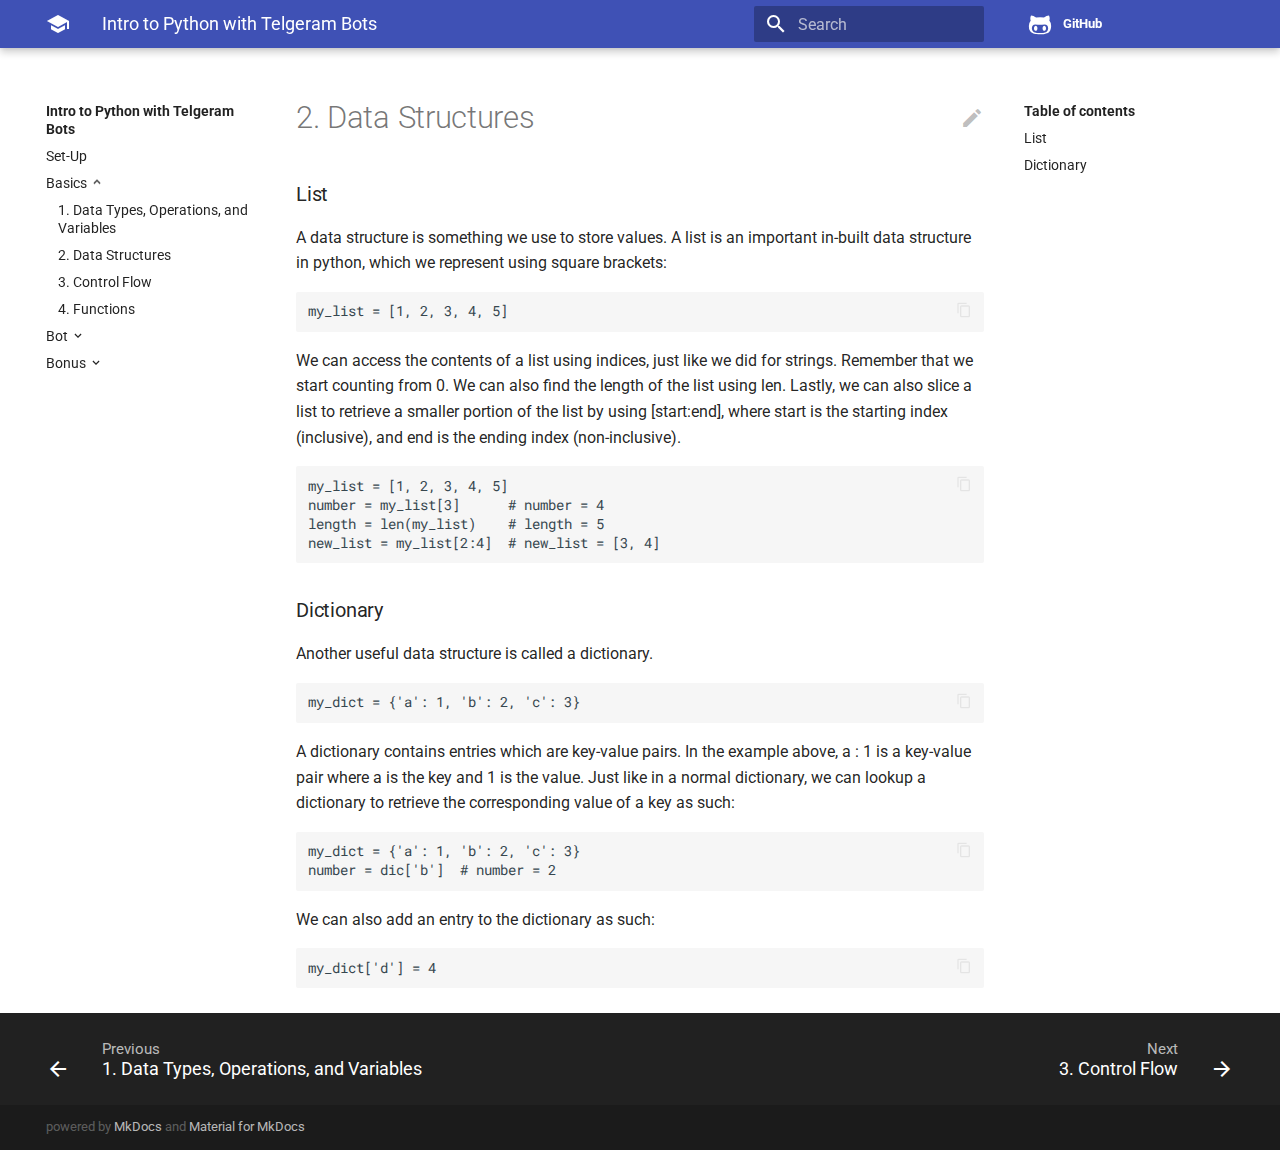
<file: 02-basics/index.html>
<!DOCTYPE html>
<html lang="en" class="no-js">
  <head>
    
      <meta charset="utf-8">
      <meta name="viewport" content="width=device-width,initial-scale=1">
      <meta http-equiv="x-ua-compatible" content="ie=edge">
      
      
        <link rel="canonical" href="https://usp-python.github.io/02-basics/">
      
      
      
        <meta name="lang:clipboard.copy" content="Copy to clipboard">
      
        <meta name="lang:clipboard.copied" content="Copied to clipboard">
      
        <meta name="lang:search.language" content="en">
      
        <meta name="lang:search.result.none" content="No matching documents">
      
        <meta name="lang:search.result.one" content="1 matching document">
      
        <meta name="lang:search.result.other" content="# matching documents">
      
        <meta name="lang:search.tokenizer" content="[\s\-]+">
      
      <link rel="shortcut icon" href="../assets/images/favicon.png">
      <meta name="generator" content="mkdocs-0.17.2, mkdocs-material-2.5.1">
    
    
      
        <title>2. Data Structures - Intro to Python with Telgeram Bots</title>
      
    
    
      <link rel="stylesheet" href="../assets/stylesheets/application.aa3de92b.css">
      
    
    
      <script src="../assets/javascripts/modernizr.1aa3b519.js"></script>
    
    
      
        <link rel="stylesheet" href="https://fonts.googleapis.com/css?family=Roboto:300,400,400i,700|Roboto+Mono">
        <style>body,input{font-family:"Roboto","Helvetica Neue",Helvetica,Arial,sans-serif}code,kbd,pre{font-family:"Roboto Mono","Courier New",Courier,monospace}</style>
      
      <link rel="stylesheet" href="https://fonts.googleapis.com/icon?family=Material+Icons">
    
    
      <link rel="stylesheet" href="../css/style.css">
    
    
  </head>
  
  
    <body dir="ltr">
  
    <svg class="md-svg">
      <defs>
        
        
          <svg xmlns="http://www.w3.org/2000/svg" width="416" height="448" viewBox="0 0 416 448" id="github"><path fill="currentColor" d="M160 304q0 10-3.125 20.5t-10.75 19T128 352t-18.125-8.5-10.75-19T96 304t3.125-20.5 10.75-19T128 256t18.125 8.5 10.75 19T160 304zm160 0q0 10-3.125 20.5t-10.75 19T288 352t-18.125-8.5-10.75-19T256 304t3.125-20.5 10.75-19T288 256t18.125 8.5 10.75 19T320 304zm40 0q0-30-17.25-51T296 232q-10.25 0-48.75 5.25Q229.5 240 208 240t-39.25-2.75Q130.75 232 120 232q-29.5 0-46.75 21T56 304q0 22 8 38.375t20.25 25.75 30.5 15 35 7.375 37.25 1.75h42q20.5 0 37.25-1.75t35-7.375 30.5-15 20.25-25.75T360 304zm56-44q0 51.75-15.25 82.75-9.5 19.25-26.375 33.25t-35.25 21.5-42.5 11.875-42.875 5.5T212 416q-19.5 0-35.5-.75t-36.875-3.125-38.125-7.5-34.25-12.875T37 371.5t-21.5-28.75Q0 312 0 260q0-59.25 34-99-6.75-20.5-6.75-42.5 0-29 12.75-54.5 27 0 47.5 9.875t47.25 30.875Q171.5 96 212 96q37 0 70 8 26.25-20.5 46.75-30.25T376 64q12.75 25.5 12.75 54.5 0 21.75-6.75 42 34 40 34 99.5z"/></svg>
        
      </defs>
    </svg>
    <input class="md-toggle" data-md-toggle="drawer" type="checkbox" id="drawer">
    <input class="md-toggle" data-md-toggle="search" type="checkbox" id="search">
    <label class="md-overlay" data-md-component="overlay" for="drawer"></label>
    
      <a href="#list" tabindex="1" class="md-skip">
        Skip to content
      </a>
    
    
      <header class="md-header" data-md-component="header">
  <nav class="md-header-nav md-grid">
    <div class="md-flex">
      <div class="md-flex__cell md-flex__cell--shrink">
        <a href="https://usp-python.github.io/" title="Intro to Python with Telgeram Bots" class="md-header-nav__button md-logo">
          
            <i class="md-icon"></i>
          
        </a>
      </div>
      <div class="md-flex__cell md-flex__cell--shrink">
        <label class="md-icon md-icon--menu md-header-nav__button" for="drawer"></label>
      </div>
      <div class="md-flex__cell md-flex__cell--stretch">
        <div class="md-flex__ellipsis md-header-nav__title" data-md-component="title">
          
            
              <span class="md-header-nav__topic">
                Intro to Python with Telgeram Bots
              </span>
              <span class="md-header-nav__topic">
                2. Data Structures
              </span>
            
          
        </div>
      </div>
      <div class="md-flex__cell md-flex__cell--shrink">
        
          
            <label class="md-icon md-icon--search md-header-nav__button" for="search"></label>
            
<div class="md-search" data-md-component="search" role="dialog">
  <label class="md-search__overlay" for="search"></label>
  <div class="md-search__inner" role="search">
    <form class="md-search__form" name="search">
      <input type="text" class="md-search__input" name="query" placeholder="Search" autocapitalize="off" autocorrect="off" autocomplete="off" spellcheck="false" data-md-component="query" data-md-state="active">
      <label class="md-icon md-search__icon" for="search"></label>
      <button type="reset" class="md-icon md-search__icon" data-md-component="reset" tabindex="-1">
        &#xE5CD;
      </button>
    </form>
    <div class="md-search__output">
      <div class="md-search__scrollwrap" data-md-scrollfix>
        <div class="md-search-result" data-md-component="result">
          <div class="md-search-result__meta">
            Type to start searching
          </div>
          <ol class="md-search-result__list"></ol>
        </div>
      </div>
    </div>
  </div>
</div>
          
        
      </div>
      
        <div class="md-flex__cell md-flex__cell--shrink">
          <div class="md-header-nav__source">
            


  


  <a href="https://github.com/USP-Python/USP-Python.github.io/" title="Go to repository" class="md-source" data-md-source="github">
    
      <div class="md-source__icon">
        <svg viewBox="0 0 24 24" width="24" height="24">
          <use xlink:href="#github" width="24" height="24"></use>
        </svg>
      </div>
    
    <div class="md-source__repository">
      GitHub
    </div>
  </a>

          </div>
        </div>
      
    </div>
  </nav>
</header>
    
    <div class="md-container">
      
        
      
      
      <main class="md-main">
        <div class="md-main__inner md-grid" data-md-component="container">
          
            
              <div class="md-sidebar md-sidebar--primary" data-md-component="navigation">
                <div class="md-sidebar__scrollwrap">
                  <div class="md-sidebar__inner">
                    <nav class="md-nav md-nav--primary" data-md-level="0">
  <label class="md-nav__title md-nav__title--site" for="drawer">
    <span class="md-nav__button md-logo">
      
        <i class="md-icon"></i>
      
    </span>
    Intro to Python with Telgeram Bots
  </label>
  
    <div class="md-nav__source">
      


  


  <a href="https://github.com/USP-Python/USP-Python.github.io/" title="Go to repository" class="md-source" data-md-source="github">
    
      <div class="md-source__icon">
        <svg viewBox="0 0 24 24" width="24" height="24">
          <use xlink:href="#github" width="24" height="24"></use>
        </svg>
      </div>
    
    <div class="md-source__repository">
      GitHub
    </div>
  </a>

    </div>
  
  <ul class="md-nav__list" data-md-scrollfix>
    
      
      
      


  <li class="md-nav__item">
    <a href=".." title="Set-Up" class="md-nav__link">
      Set-Up
    </a>
  </li>

    
      
      
      

  


  <li class="md-nav__item md-nav__item--active md-nav__item--nested">
    
      <input class="md-toggle md-nav__toggle" data-md-toggle="nav-2" type="checkbox" id="nav-2" checked>
    
    <label class="md-nav__link" for="nav-2">
      Basics
    </label>
    <nav class="md-nav" data-md-component="collapsible" data-md-level="1">
      <label class="md-nav__title" for="nav-2">
        Basics
      </label>
      <ul class="md-nav__list" data-md-scrollfix>
        
        
          
          
          


  <li class="md-nav__item">
    <a href="../01-basics/" title="1. Data Types, Operations, and Variables" class="md-nav__link">
      1. Data Types, Operations, and Variables
    </a>
  </li>

        
          
          
          

  


  <li class="md-nav__item md-nav__item--active">
    
    <input class="md-toggle md-nav__toggle" data-md-toggle="toc" type="checkbox" id="toc">
    
    
      <label class="md-nav__link md-nav__link--active" for="toc">
        2. Data Structures
      </label>
    
    <a href="./" title="2. Data Structures" class="md-nav__link md-nav__link--active">
      2. Data Structures
    </a>
    
      
<nav class="md-nav md-nav--secondary">
  
  
  
    <label class="md-nav__title" for="toc">Table of contents</label>
    <ul class="md-nav__list" data-md-scrollfix>
      
        <li class="md-nav__item">
  <a href="#list" title="List" class="md-nav__link">
    List
  </a>
  
</li>
      
        <li class="md-nav__item">
  <a href="#dictionary" title="Dictionary" class="md-nav__link">
    Dictionary
  </a>
  
</li>
      
      
      
    </ul>
  
</nav>
    
  </li>

        
          
          
          


  <li class="md-nav__item">
    <a href="../03-basics/" title="3. Control Flow" class="md-nav__link">
      3. Control Flow
    </a>
  </li>

        
          
          
          


  <li class="md-nav__item">
    <a href="../04-basics/" title="4. Functions" class="md-nav__link">
      4. Functions
    </a>
  </li>

        
      </ul>
    </nav>
  </li>

    
      
      
      


  <li class="md-nav__item md-nav__item--nested">
    
      <input class="md-toggle md-nav__toggle" data-md-toggle="nav-3" type="checkbox" id="nav-3">
    
    <label class="md-nav__link" for="nav-3">
      Bot
    </label>
    <nav class="md-nav" data-md-component="collapsible" data-md-level="1">
      <label class="md-nav__title" for="nav-3">
        Bot
      </label>
      <ul class="md-nav__list" data-md-scrollfix>
        
        
          
          
          


  <li class="md-nav__item">
    <a href="../05-bot/" title="5. Installing Packages" class="md-nav__link">
      5. Installing Packages
    </a>
  </li>

        
          
          
          


  <li class="md-nav__item">
    <a href="../06-bot/" title="6. Sending Messages" class="md-nav__link">
      6. Sending Messages
    </a>
  </li>

        
          
          
          


  <li class="md-nav__item">
    <a href="../07-bot/" title="7. Reacting to Commands" class="md-nav__link">
      7. Reacting to Commands
    </a>
  </li>

        
          
          
          


  <li class="md-nav__item">
    <a href="../08-bot/" title="8. Reacting to Messages" class="md-nav__link">
      8. Reacting to Messages
    </a>
  </li>

        
      </ul>
    </nav>
  </li>

    
      
      
      


  <li class="md-nav__item md-nav__item--nested">
    
      <input class="md-toggle md-nav__toggle" data-md-toggle="nav-4" type="checkbox" id="nav-4">
    
    <label class="md-nav__link" for="nav-4">
      Bonus
    </label>
    <nav class="md-nav" data-md-component="collapsible" data-md-level="1">
      <label class="md-nav__title" for="nav-4">
        Bonus
      </label>
      <ul class="md-nav__list" data-md-scrollfix>
        
        
          
          
          


  <li class="md-nav__item">
    <a href="../09-bonus/" title="9. How to Google" class="md-nav__link">
      9. How to Google
    </a>
  </li>

        
      </ul>
    </nav>
  </li>

    
  </ul>
</nav>
                  </div>
                </div>
              </div>
            
            
              <div class="md-sidebar md-sidebar--secondary" data-md-component="toc">
                <div class="md-sidebar__scrollwrap">
                  <div class="md-sidebar__inner">
                    
<nav class="md-nav md-nav--secondary">
  
  
  
    <label class="md-nav__title" for="toc">Table of contents</label>
    <ul class="md-nav__list" data-md-scrollfix>
      
        <li class="md-nav__item">
  <a href="#list" title="List" class="md-nav__link">
    List
  </a>
  
</li>
      
        <li class="md-nav__item">
  <a href="#dictionary" title="Dictionary" class="md-nav__link">
    Dictionary
  </a>
  
</li>
      
      
      
    </ul>
  
</nav>
                  </div>
                </div>
              </div>
            
          
          <div class="md-content">
            <article class="md-content__inner md-typeset">
              
                
                  <a href="https://github.com/USP-Python/USP-Python.github.io/edit/master/docs/02-basics.md" title="Edit this page" class="md-icon md-content__icon">&#xE3C9;</a>
                
                
                  <h1>2. Data Structures</h1>
                
                <h3 id="list">List</h3>
<p>A data structure is something we use to store values. A list is an important in-built data structure in python, which we represent using square brackets:</p>
<pre><code class="python">my_list = [1, 2, 3, 4, 5]
</code></pre>

<p>We can access the contents of a list using indices, just like we did for strings. Remember that we start counting from 0. We can also find the length of the list using len. Lastly, we can also slice a list to retrieve a smaller portion of the list by using [start:end], where start is the starting index (inclusive), and end is the ending index (non-inclusive).</p>
<pre><code class="python">my_list = [1, 2, 3, 4, 5]
number = my_list[3]      # number = 4
length = len(my_list)    # length = 5
new_list = my_list[2:4]  # new_list = [3, 4]
</code></pre>

<h3 id="dictionary">Dictionary</h3>
<p>Another useful data structure is called a dictionary.</p>
<pre><code class="python">my_dict = {'a': 1, 'b': 2, 'c': 3}
</code></pre>

<p>A dictionary contains entries which are key-value pairs. In the example above, a : 1 is a key-value pair where a is the key and 1 is the value. Just like in a normal dictionary, we can lookup a dictionary to retrieve the corresponding value of a key as such:</p>
<pre><code class="python">my_dict = {'a': 1, 'b': 2, 'c': 3}
number = dic['b']  # number = 2
</code></pre>

<p>We can also add an entry to the dictionary as such:</p>
<pre><code class="python">my_dict['d'] = 4
</code></pre>
                
                  
                
              
              
                
              
            </article>
          </div>
        </div>
      </main>
      
        
<footer class="md-footer">
  
    <div class="md-footer-nav">
      <nav class="md-footer-nav__inner md-grid">
        
          <a href="../01-basics/" title="1. Data Types, Operations, and Variables" class="md-flex md-footer-nav__link md-footer-nav__link--prev" rel="prev">
            <div class="md-flex__cell md-flex__cell--shrink">
              <i class="md-icon md-icon--arrow-back md-footer-nav__button"></i>
            </div>
            <div class="md-flex__cell md-flex__cell--stretch md-footer-nav__title">
              <span class="md-flex__ellipsis">
                <span class="md-footer-nav__direction">
                  Previous
                </span>
                1. Data Types, Operations, and Variables
              </span>
            </div>
          </a>
        
        
          <a href="../03-basics/" title="3. Control Flow" class="md-flex md-footer-nav__link md-footer-nav__link--next" rel="next">
            <div class="md-flex__cell md-flex__cell--stretch md-footer-nav__title">
              <span class="md-flex__ellipsis">
                <span class="md-footer-nav__direction">
                  Next
                </span>
                3. Control Flow
              </span>
            </div>
            <div class="md-flex__cell md-flex__cell--shrink">
              <i class="md-icon md-icon--arrow-forward md-footer-nav__button"></i>
            </div>
          </a>
        
      </nav>
    </div>
  
  <div class="md-footer-meta md-typeset">
    <div class="md-footer-meta__inner md-grid">
      <div class="md-footer-copyright">
        
        powered by
        <a href="http://www.mkdocs.org">MkDocs</a>
        and
        <a href="https://squidfunk.github.io/mkdocs-material/">
          Material for MkDocs</a>
      </div>
      
        
      
    </div>
  </div>
</footer>
      
    </div>
    
      <script src="../assets/javascripts/application.ed2cc613.js"></script>
      
      <script>app.initialize({version:"0.17.2",url:{base:".."}})</script>
      
        <script src="../js/jquery-3.3.1.min.js"></script>
      
        <script src="../js/lib.js"></script>
      
    
    
      
        <script>!function(e,a,t,n,o,c,i){e.GoogleAnalyticsObject=o,e.ga=e.ga||function(){(e.ga.q=e.ga.q||[]).push(arguments)},e.ga.l=1*new Date,c=a.createElement(t),i=a.getElementsByTagName(t)[0],c.async=1,c.src="https://www.google-analytics.com/analytics.js",i.parentNode.insertBefore(c,i)}(window,document,"script",0,"ga"),ga("create","UA-113561366-1","usp-python.github.io"),ga("set","anonymizeIp",!0),ga("send","pageview");var links=document.getElementsByTagName("a");Array.prototype.map.call(links,function(e){e.host!=document.location.host&&e.addEventListener("click",function(){var a=e.getAttribute("data-md-action")||"follow";ga("send","event","outbound",a,e.href)})});var query=document.forms.search.query;query.addEventListener("blur",function(){if(this.value){var e=document.location.pathname;ga("send","pageview",e+"?q="+this.value)}})</script>
      
    
  </body>
</html>
</file>
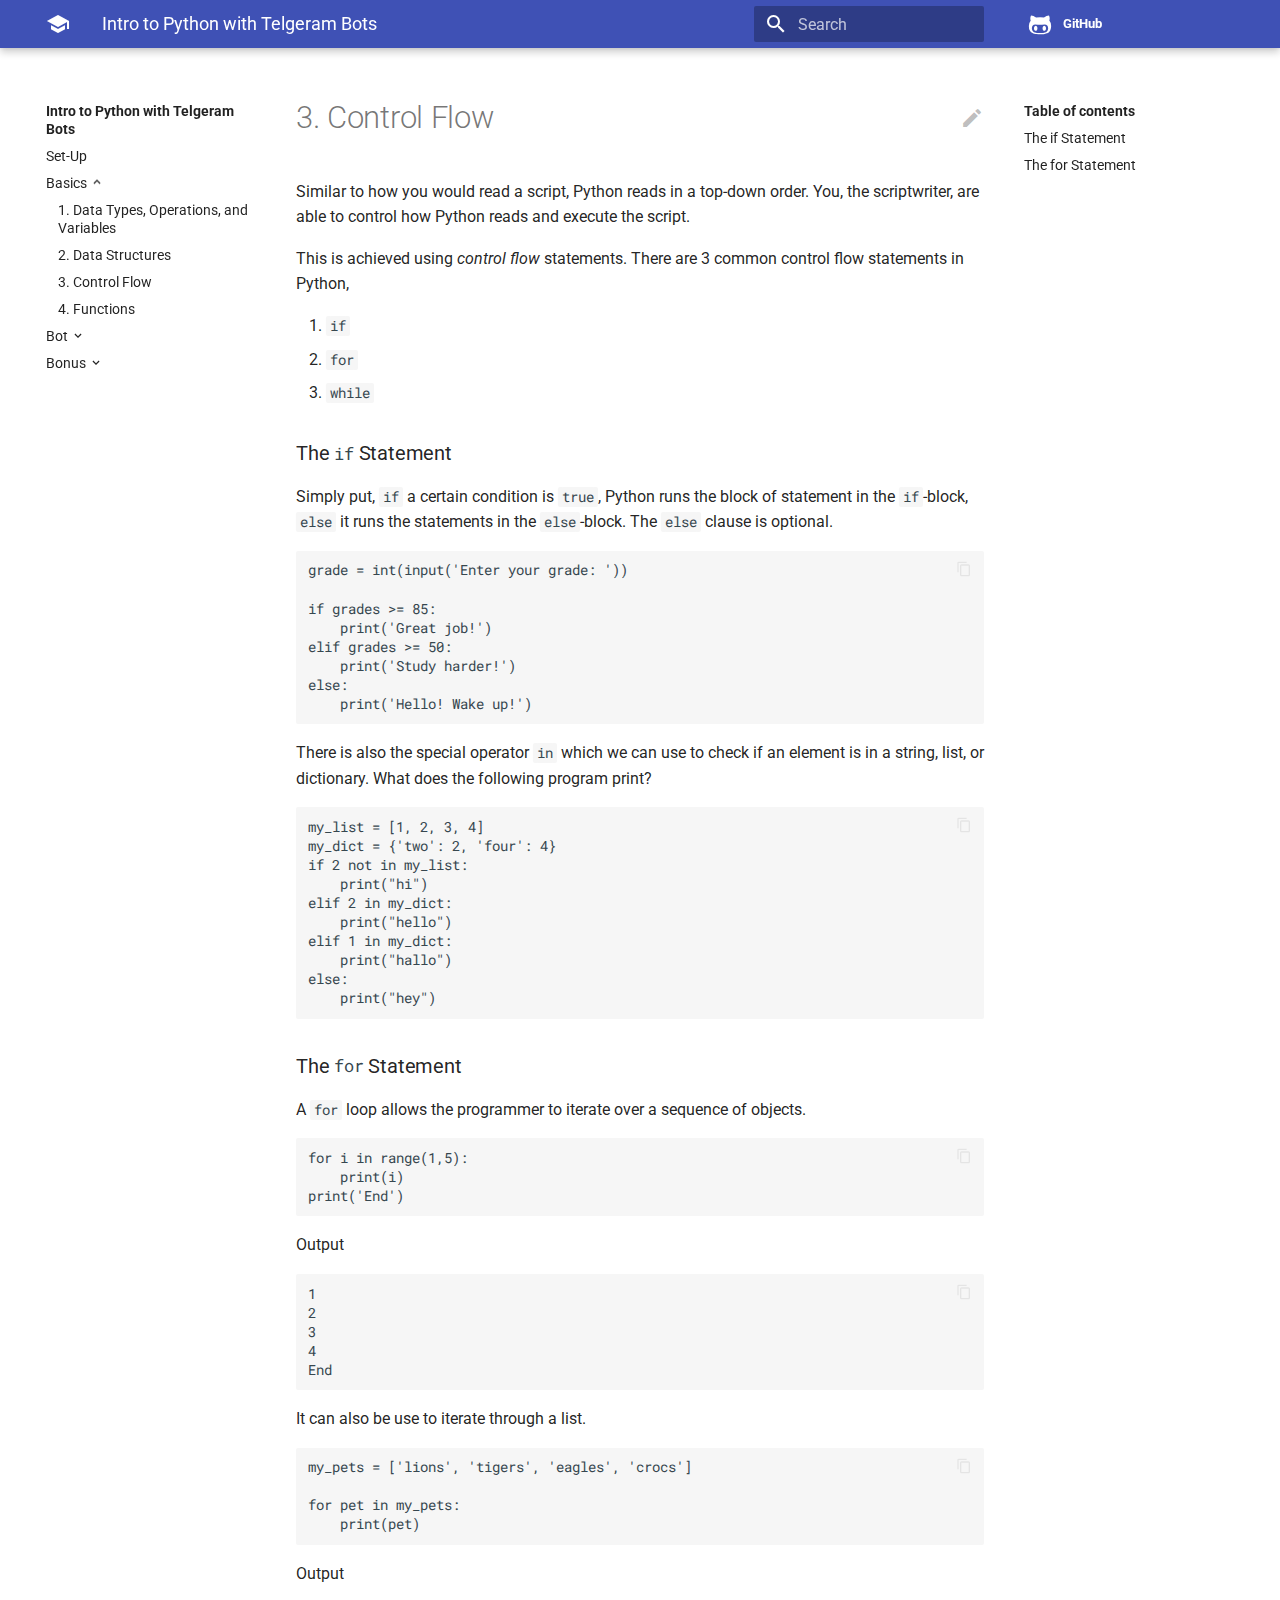
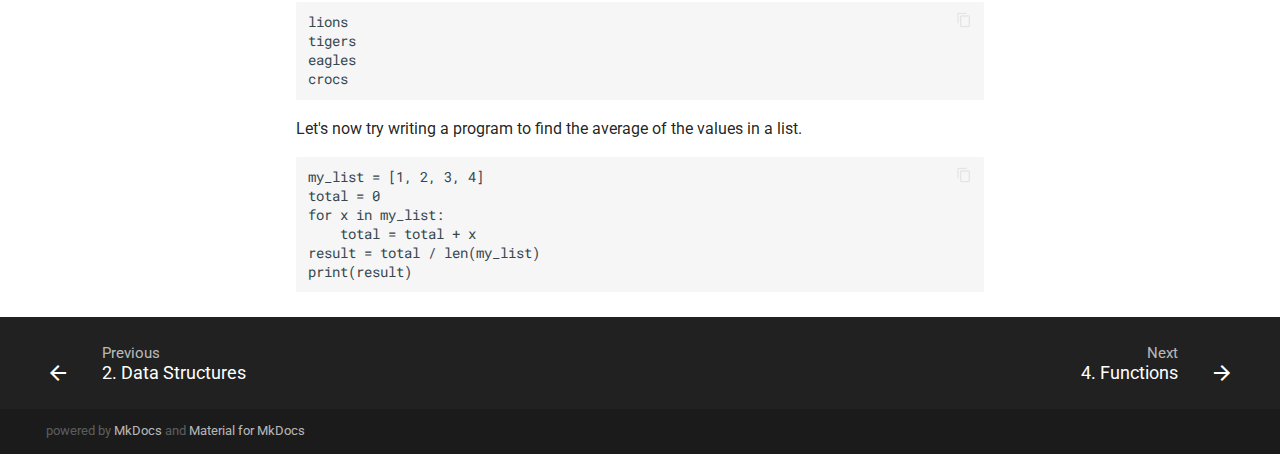
<file: 03-basics/index.html>
<!DOCTYPE html>
<html lang="en" class="no-js">
  <head>
    
      <meta charset="utf-8">
      <meta name="viewport" content="width=device-width,initial-scale=1">
      <meta http-equiv="x-ua-compatible" content="ie=edge">
      
      
        <link rel="canonical" href="https://usp-python.github.io/03-basics/">
      
      
      
        <meta name="lang:clipboard.copy" content="Copy to clipboard">
      
        <meta name="lang:clipboard.copied" content="Copied to clipboard">
      
        <meta name="lang:search.language" content="en">
      
        <meta name="lang:search.result.none" content="No matching documents">
      
        <meta name="lang:search.result.one" content="1 matching document">
      
        <meta name="lang:search.result.other" content="# matching documents">
      
        <meta name="lang:search.tokenizer" content="[\s\-]+">
      
      <link rel="shortcut icon" href="../assets/images/favicon.png">
      <meta name="generator" content="mkdocs-0.17.2, mkdocs-material-2.5.1">
    
    
      
        <title>3. Control Flow - Intro to Python with Telgeram Bots</title>
      
    
    
      <link rel="stylesheet" href="../assets/stylesheets/application.aa3de92b.css">
      
    
    
      <script src="../assets/javascripts/modernizr.1aa3b519.js"></script>
    
    
      
        <link rel="stylesheet" href="https://fonts.googleapis.com/css?family=Roboto:300,400,400i,700|Roboto+Mono">
        <style>body,input{font-family:"Roboto","Helvetica Neue",Helvetica,Arial,sans-serif}code,kbd,pre{font-family:"Roboto Mono","Courier New",Courier,monospace}</style>
      
      <link rel="stylesheet" href="https://fonts.googleapis.com/icon?family=Material+Icons">
    
    
      <link rel="stylesheet" href="../css/style.css">
    
    
  </head>
  
  
    <body dir="ltr">
  
    <svg class="md-svg">
      <defs>
        
        
          <svg xmlns="http://www.w3.org/2000/svg" width="416" height="448" viewBox="0 0 416 448" id="github"><path fill="currentColor" d="M160 304q0 10-3.125 20.5t-10.75 19T128 352t-18.125-8.5-10.75-19T96 304t3.125-20.5 10.75-19T128 256t18.125 8.5 10.75 19T160 304zm160 0q0 10-3.125 20.5t-10.75 19T288 352t-18.125-8.5-10.75-19T256 304t3.125-20.5 10.75-19T288 256t18.125 8.5 10.75 19T320 304zm40 0q0-30-17.25-51T296 232q-10.25 0-48.75 5.25Q229.5 240 208 240t-39.25-2.75Q130.75 232 120 232q-29.5 0-46.75 21T56 304q0 22 8 38.375t20.25 25.75 30.5 15 35 7.375 37.25 1.75h42q20.5 0 37.25-1.75t35-7.375 30.5-15 20.25-25.75T360 304zm56-44q0 51.75-15.25 82.75-9.5 19.25-26.375 33.25t-35.25 21.5-42.5 11.875-42.875 5.5T212 416q-19.5 0-35.5-.75t-36.875-3.125-38.125-7.5-34.25-12.875T37 371.5t-21.5-28.75Q0 312 0 260q0-59.25 34-99-6.75-20.5-6.75-42.5 0-29 12.75-54.5 27 0 47.5 9.875t47.25 30.875Q171.5 96 212 96q37 0 70 8 26.25-20.5 46.75-30.25T376 64q12.75 25.5 12.75 54.5 0 21.75-6.75 42 34 40 34 99.5z"/></svg>
        
      </defs>
    </svg>
    <input class="md-toggle" data-md-toggle="drawer" type="checkbox" id="drawer">
    <input class="md-toggle" data-md-toggle="search" type="checkbox" id="search">
    <label class="md-overlay" data-md-component="overlay" for="drawer"></label>
    
      <a href="#the-if-statement" tabindex="1" class="md-skip">
        Skip to content
      </a>
    
    
      <header class="md-header" data-md-component="header">
  <nav class="md-header-nav md-grid">
    <div class="md-flex">
      <div class="md-flex__cell md-flex__cell--shrink">
        <a href="https://usp-python.github.io/" title="Intro to Python with Telgeram Bots" class="md-header-nav__button md-logo">
          
            <i class="md-icon"></i>
          
        </a>
      </div>
      <div class="md-flex__cell md-flex__cell--shrink">
        <label class="md-icon md-icon--menu md-header-nav__button" for="drawer"></label>
      </div>
      <div class="md-flex__cell md-flex__cell--stretch">
        <div class="md-flex__ellipsis md-header-nav__title" data-md-component="title">
          
            
              <span class="md-header-nav__topic">
                Intro to Python with Telgeram Bots
              </span>
              <span class="md-header-nav__topic">
                3. Control Flow
              </span>
            
          
        </div>
      </div>
      <div class="md-flex__cell md-flex__cell--shrink">
        
          
            <label class="md-icon md-icon--search md-header-nav__button" for="search"></label>
            
<div class="md-search" data-md-component="search" role="dialog">
  <label class="md-search__overlay" for="search"></label>
  <div class="md-search__inner" role="search">
    <form class="md-search__form" name="search">
      <input type="text" class="md-search__input" name="query" placeholder="Search" autocapitalize="off" autocorrect="off" autocomplete="off" spellcheck="false" data-md-component="query" data-md-state="active">
      <label class="md-icon md-search__icon" for="search"></label>
      <button type="reset" class="md-icon md-search__icon" data-md-component="reset" tabindex="-1">
        &#xE5CD;
      </button>
    </form>
    <div class="md-search__output">
      <div class="md-search__scrollwrap" data-md-scrollfix>
        <div class="md-search-result" data-md-component="result">
          <div class="md-search-result__meta">
            Type to start searching
          </div>
          <ol class="md-search-result__list"></ol>
        </div>
      </div>
    </div>
  </div>
</div>
          
        
      </div>
      
        <div class="md-flex__cell md-flex__cell--shrink">
          <div class="md-header-nav__source">
            


  


  <a href="https://github.com/USP-Python/USP-Python.github.io/" title="Go to repository" class="md-source" data-md-source="github">
    
      <div class="md-source__icon">
        <svg viewBox="0 0 24 24" width="24" height="24">
          <use xlink:href="#github" width="24" height="24"></use>
        </svg>
      </div>
    
    <div class="md-source__repository">
      GitHub
    </div>
  </a>

          </div>
        </div>
      
    </div>
  </nav>
</header>
    
    <div class="md-container">
      
        
      
      
      <main class="md-main">
        <div class="md-main__inner md-grid" data-md-component="container">
          
            
              <div class="md-sidebar md-sidebar--primary" data-md-component="navigation">
                <div class="md-sidebar__scrollwrap">
                  <div class="md-sidebar__inner">
                    <nav class="md-nav md-nav--primary" data-md-level="0">
  <label class="md-nav__title md-nav__title--site" for="drawer">
    <span class="md-nav__button md-logo">
      
        <i class="md-icon"></i>
      
    </span>
    Intro to Python with Telgeram Bots
  </label>
  
    <div class="md-nav__source">
      


  


  <a href="https://github.com/USP-Python/USP-Python.github.io/" title="Go to repository" class="md-source" data-md-source="github">
    
      <div class="md-source__icon">
        <svg viewBox="0 0 24 24" width="24" height="24">
          <use xlink:href="#github" width="24" height="24"></use>
        </svg>
      </div>
    
    <div class="md-source__repository">
      GitHub
    </div>
  </a>

    </div>
  
  <ul class="md-nav__list" data-md-scrollfix>
    
      
      
      


  <li class="md-nav__item">
    <a href=".." title="Set-Up" class="md-nav__link">
      Set-Up
    </a>
  </li>

    
      
      
      

  


  <li class="md-nav__item md-nav__item--active md-nav__item--nested">
    
      <input class="md-toggle md-nav__toggle" data-md-toggle="nav-2" type="checkbox" id="nav-2" checked>
    
    <label class="md-nav__link" for="nav-2">
      Basics
    </label>
    <nav class="md-nav" data-md-component="collapsible" data-md-level="1">
      <label class="md-nav__title" for="nav-2">
        Basics
      </label>
      <ul class="md-nav__list" data-md-scrollfix>
        
        
          
          
          


  <li class="md-nav__item">
    <a href="../01-basics/" title="1. Data Types, Operations, and Variables" class="md-nav__link">
      1. Data Types, Operations, and Variables
    </a>
  </li>

        
          
          
          


  <li class="md-nav__item">
    <a href="../02-basics/" title="2. Data Structures" class="md-nav__link">
      2. Data Structures
    </a>
  </li>

        
          
          
          

  


  <li class="md-nav__item md-nav__item--active">
    
    <input class="md-toggle md-nav__toggle" data-md-toggle="toc" type="checkbox" id="toc">
    
    
      <label class="md-nav__link md-nav__link--active" for="toc">
        3. Control Flow
      </label>
    
    <a href="./" title="3. Control Flow" class="md-nav__link md-nav__link--active">
      3. Control Flow
    </a>
    
      
<nav class="md-nav md-nav--secondary">
  
  
  
    <label class="md-nav__title" for="toc">Table of contents</label>
    <ul class="md-nav__list" data-md-scrollfix>
      
        <li class="md-nav__item">
  <a href="#the-if-statement" title="The if Statement" class="md-nav__link">
    The if Statement
  </a>
  
</li>
      
        <li class="md-nav__item">
  <a href="#the-for-statement" title="The for Statement" class="md-nav__link">
    The for Statement
  </a>
  
</li>
      
      
      
    </ul>
  
</nav>
    
  </li>

        
          
          
          


  <li class="md-nav__item">
    <a href="../04-basics/" title="4. Functions" class="md-nav__link">
      4. Functions
    </a>
  </li>

        
      </ul>
    </nav>
  </li>

    
      
      
      


  <li class="md-nav__item md-nav__item--nested">
    
      <input class="md-toggle md-nav__toggle" data-md-toggle="nav-3" type="checkbox" id="nav-3">
    
    <label class="md-nav__link" for="nav-3">
      Bot
    </label>
    <nav class="md-nav" data-md-component="collapsible" data-md-level="1">
      <label class="md-nav__title" for="nav-3">
        Bot
      </label>
      <ul class="md-nav__list" data-md-scrollfix>
        
        
          
          
          


  <li class="md-nav__item">
    <a href="../05-bot/" title="5. Installing Packages" class="md-nav__link">
      5. Installing Packages
    </a>
  </li>

        
          
          
          


  <li class="md-nav__item">
    <a href="../06-bot/" title="6. Sending Messages" class="md-nav__link">
      6. Sending Messages
    </a>
  </li>

        
          
          
          


  <li class="md-nav__item">
    <a href="../07-bot/" title="7. Reacting to Commands" class="md-nav__link">
      7. Reacting to Commands
    </a>
  </li>

        
          
          
          


  <li class="md-nav__item">
    <a href="../08-bot/" title="8. Reacting to Messages" class="md-nav__link">
      8. Reacting to Messages
    </a>
  </li>

        
      </ul>
    </nav>
  </li>

    
      
      
      


  <li class="md-nav__item md-nav__item--nested">
    
      <input class="md-toggle md-nav__toggle" data-md-toggle="nav-4" type="checkbox" id="nav-4">
    
    <label class="md-nav__link" for="nav-4">
      Bonus
    </label>
    <nav class="md-nav" data-md-component="collapsible" data-md-level="1">
      <label class="md-nav__title" for="nav-4">
        Bonus
      </label>
      <ul class="md-nav__list" data-md-scrollfix>
        
        
          
          
          


  <li class="md-nav__item">
    <a href="../09-bonus/" title="9. How to Google" class="md-nav__link">
      9. How to Google
    </a>
  </li>

        
      </ul>
    </nav>
  </li>

    
  </ul>
</nav>
                  </div>
                </div>
              </div>
            
            
              <div class="md-sidebar md-sidebar--secondary" data-md-component="toc">
                <div class="md-sidebar__scrollwrap">
                  <div class="md-sidebar__inner">
                    
<nav class="md-nav md-nav--secondary">
  
  
  
    <label class="md-nav__title" for="toc">Table of contents</label>
    <ul class="md-nav__list" data-md-scrollfix>
      
        <li class="md-nav__item">
  <a href="#the-if-statement" title="The if Statement" class="md-nav__link">
    The if Statement
  </a>
  
</li>
      
        <li class="md-nav__item">
  <a href="#the-for-statement" title="The for Statement" class="md-nav__link">
    The for Statement
  </a>
  
</li>
      
      
      
    </ul>
  
</nav>
                  </div>
                </div>
              </div>
            
          
          <div class="md-content">
            <article class="md-content__inner md-typeset">
              
                
                  <a href="https://github.com/USP-Python/USP-Python.github.io/edit/master/docs/03-basics.md" title="Edit this page" class="md-icon md-content__icon">&#xE3C9;</a>
                
                
                  <h1>3. Control Flow</h1>
                
                <p>Similar to how you would read a script, Python reads in a top-down order. You, the scriptwriter, are able to control how Python reads and execute the script.</p>
<p>This is achieved using <em>control flow</em> statements. There are 3 common control flow statements in Python,</p>
<ol>
<li><code>if</code></li>
<li><code>for</code></li>
<li><code>while</code></li>
</ol>
<h3 id="the-if-statement">The <code>if</code> Statement</h3>
<p>Simply put, <code>if</code> a certain condition is <code>true</code>, Python runs the block of statement in the <code>if</code>-block, <code>else</code> it runs the statements in the <code>else</code>-block. The <code>else</code> clause is optional.</p>
<pre><code class="python">grade = int(input('Enter your grade: '))

if grades &gt;= 85:
    print('Great job!')
elif grades &gt;= 50:
    print('Study harder!')
else:
    print('Hello! Wake up!')
</code></pre>

<p>There is also the special operator <code>in</code> which we can use to check if an element is in a string, list, or dictionary. What does the following program print?</p>
<pre><code class="python">my_list = [1, 2, 3, 4]
my_dict = {'two': 2, 'four': 4}
if 2 not in my_list:
    print(&quot;hi&quot;)
elif 2 in my_dict:
    print(&quot;hello&quot;)
elif 1 in my_dict:
    print(&quot;hallo&quot;)
else:
    print(&quot;hey&quot;)
</code></pre>

<h3 id="the-for-statement">The <code>for</code> Statement</h3>
<p>A <code>for</code> loop allows the programmer to iterate over a sequence of objects.</p>
<pre><code class="python">for i in range(1,5):
    print(i)
print('End')
</code></pre>

<p>Output</p>
<pre><code class="python">1
2
3
4
End
</code></pre>

<p>It can also be use to iterate through a list.</p>
<pre><code class="python">my_pets = ['lions', 'tigers', 'eagles', 'crocs']

for pet in my_pets:
    print(pet)
</code></pre>

<p>Output</p>
<pre><code class="python">lions
tigers
eagles
crocs
</code></pre>

<p>Let's now try writing a program to find the average of the values in a list.</p>
<pre><code class="python">my_list = [1, 2, 3, 4]
total = 0
for x in my_list:
    total = total + x
result = total / len(my_list)
print(result)
</code></pre>
                
                  
                
              
              
                
              
            </article>
          </div>
        </div>
      </main>
      
        
<footer class="md-footer">
  
    <div class="md-footer-nav">
      <nav class="md-footer-nav__inner md-grid">
        
          <a href="../02-basics/" title="2. Data Structures" class="md-flex md-footer-nav__link md-footer-nav__link--prev" rel="prev">
            <div class="md-flex__cell md-flex__cell--shrink">
              <i class="md-icon md-icon--arrow-back md-footer-nav__button"></i>
            </div>
            <div class="md-flex__cell md-flex__cell--stretch md-footer-nav__title">
              <span class="md-flex__ellipsis">
                <span class="md-footer-nav__direction">
                  Previous
                </span>
                2. Data Structures
              </span>
            </div>
          </a>
        
        
          <a href="../04-basics/" title="4. Functions" class="md-flex md-footer-nav__link md-footer-nav__link--next" rel="next">
            <div class="md-flex__cell md-flex__cell--stretch md-footer-nav__title">
              <span class="md-flex__ellipsis">
                <span class="md-footer-nav__direction">
                  Next
                </span>
                4. Functions
              </span>
            </div>
            <div class="md-flex__cell md-flex__cell--shrink">
              <i class="md-icon md-icon--arrow-forward md-footer-nav__button"></i>
            </div>
          </a>
        
      </nav>
    </div>
  
  <div class="md-footer-meta md-typeset">
    <div class="md-footer-meta__inner md-grid">
      <div class="md-footer-copyright">
        
        powered by
        <a href="http://www.mkdocs.org">MkDocs</a>
        and
        <a href="https://squidfunk.github.io/mkdocs-material/">
          Material for MkDocs</a>
      </div>
      
        
      
    </div>
  </div>
</footer>
      
    </div>
    
      <script src="../assets/javascripts/application.ed2cc613.js"></script>
      
      <script>app.initialize({version:"0.17.2",url:{base:".."}})</script>
      
        <script src="../js/jquery-3.3.1.min.js"></script>
      
        <script src="../js/lib.js"></script>
      
    
    
      
        <script>!function(e,a,t,n,o,c,i){e.GoogleAnalyticsObject=o,e.ga=e.ga||function(){(e.ga.q=e.ga.q||[]).push(arguments)},e.ga.l=1*new Date,c=a.createElement(t),i=a.getElementsByTagName(t)[0],c.async=1,c.src="https://www.google-analytics.com/analytics.js",i.parentNode.insertBefore(c,i)}(window,document,"script",0,"ga"),ga("create","UA-113561366-1","usp-python.github.io"),ga("set","anonymizeIp",!0),ga("send","pageview");var links=document.getElementsByTagName("a");Array.prototype.map.call(links,function(e){e.host!=document.location.host&&e.addEventListener("click",function(){var a=e.getAttribute("data-md-action")||"follow";ga("send","event","outbound",a,e.href)})});var query=document.forms.search.query;query.addEventListener("blur",function(){if(this.value){var e=document.location.pathname;ga("send","pageview",e+"?q="+this.value)}})</script>
      
    
  </body>
</html>
</file>
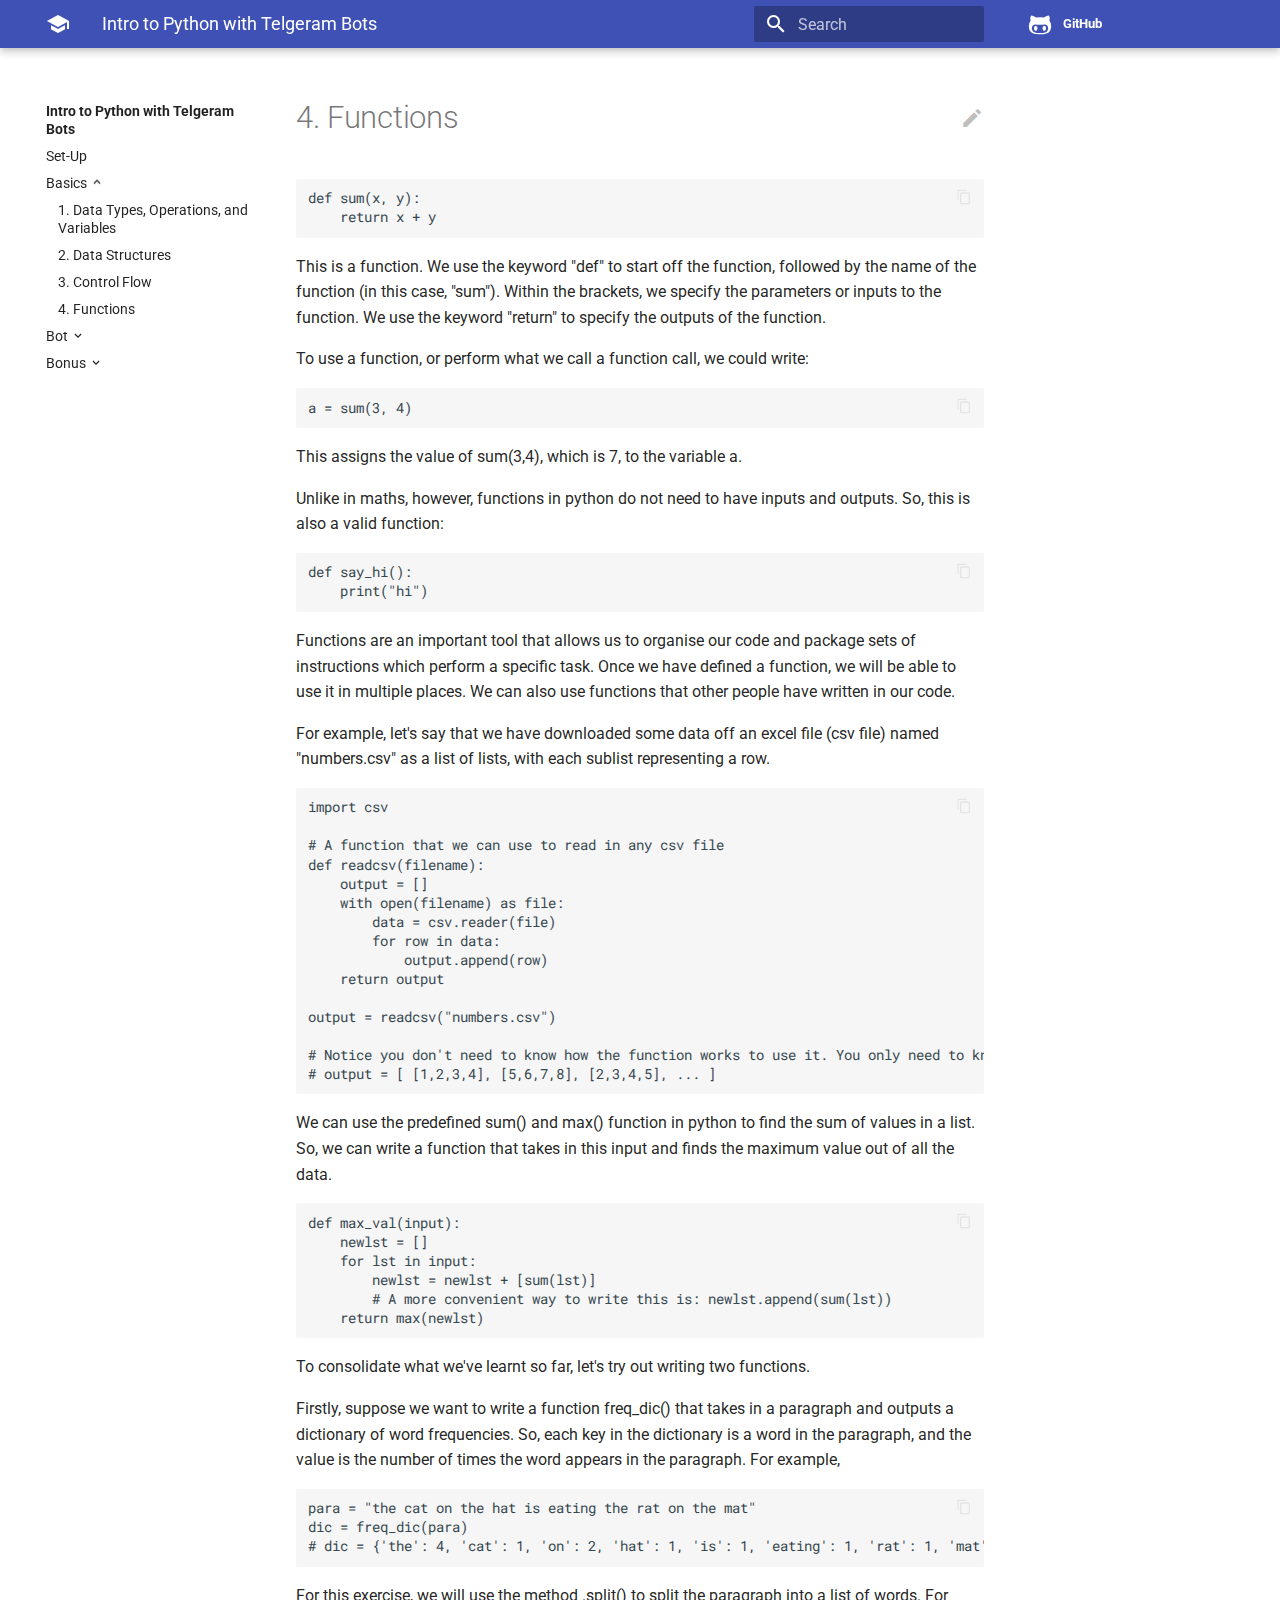
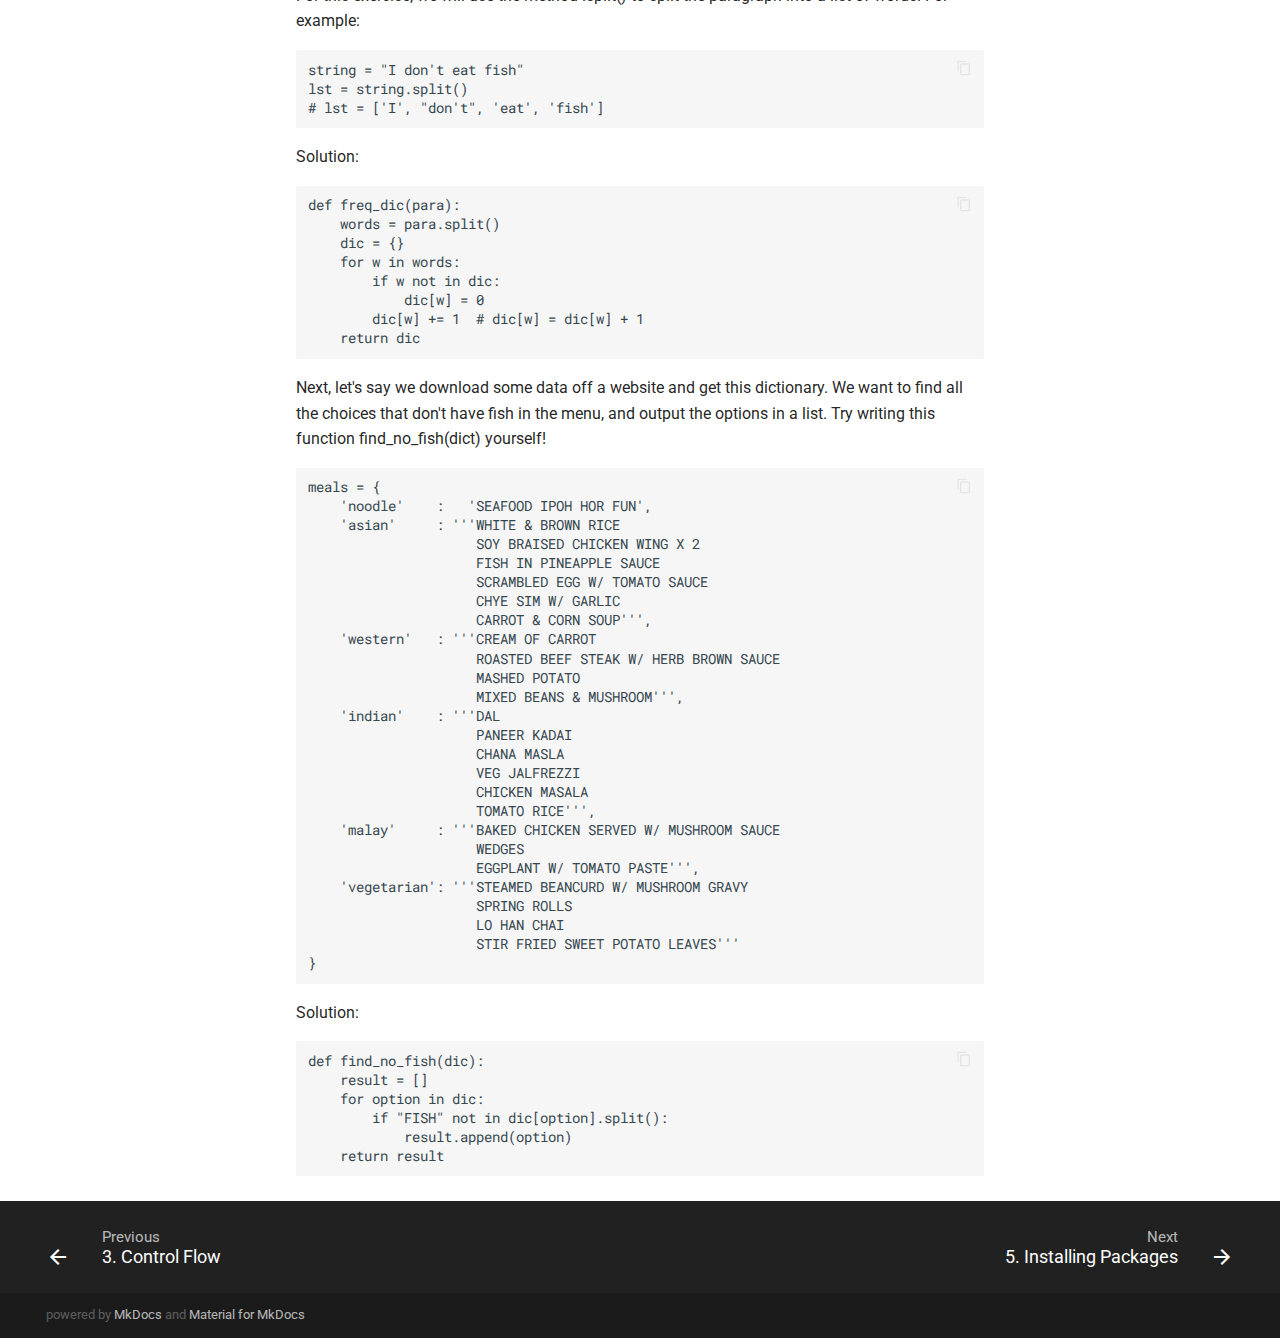
<file: 04-basics/index.html>
<!DOCTYPE html>
<html lang="en" class="no-js">
  <head>
    
      <meta charset="utf-8">
      <meta name="viewport" content="width=device-width,initial-scale=1">
      <meta http-equiv="x-ua-compatible" content="ie=edge">
      
      
        <link rel="canonical" href="https://usp-python.github.io/04-basics/">
      
      
      
        <meta name="lang:clipboard.copy" content="Copy to clipboard">
      
        <meta name="lang:clipboard.copied" content="Copied to clipboard">
      
        <meta name="lang:search.language" content="en">
      
        <meta name="lang:search.result.none" content="No matching documents">
      
        <meta name="lang:search.result.one" content="1 matching document">
      
        <meta name="lang:search.result.other" content="# matching documents">
      
        <meta name="lang:search.tokenizer" content="[\s\-]+">
      
      <link rel="shortcut icon" href="../assets/images/favicon.png">
      <meta name="generator" content="mkdocs-0.17.2, mkdocs-material-2.5.1">
    
    
      
        <title>4. Functions - Intro to Python with Telgeram Bots</title>
      
    
    
      <link rel="stylesheet" href="../assets/stylesheets/application.aa3de92b.css">
      
    
    
      <script src="../assets/javascripts/modernizr.1aa3b519.js"></script>
    
    
      
        <link rel="stylesheet" href="https://fonts.googleapis.com/css?family=Roboto:300,400,400i,700|Roboto+Mono">
        <style>body,input{font-family:"Roboto","Helvetica Neue",Helvetica,Arial,sans-serif}code,kbd,pre{font-family:"Roboto Mono","Courier New",Courier,monospace}</style>
      
      <link rel="stylesheet" href="https://fonts.googleapis.com/icon?family=Material+Icons">
    
    
      <link rel="stylesheet" href="../css/style.css">
    
    
  </head>
  
  
    <body dir="ltr">
  
    <svg class="md-svg">
      <defs>
        
        
          <svg xmlns="http://www.w3.org/2000/svg" width="416" height="448" viewBox="0 0 416 448" id="github"><path fill="currentColor" d="M160 304q0 10-3.125 20.5t-10.75 19T128 352t-18.125-8.5-10.75-19T96 304t3.125-20.5 10.75-19T128 256t18.125 8.5 10.75 19T160 304zm160 0q0 10-3.125 20.5t-10.75 19T288 352t-18.125-8.5-10.75-19T256 304t3.125-20.5 10.75-19T288 256t18.125 8.5 10.75 19T320 304zm40 0q0-30-17.25-51T296 232q-10.25 0-48.75 5.25Q229.5 240 208 240t-39.25-2.75Q130.75 232 120 232q-29.5 0-46.75 21T56 304q0 22 8 38.375t20.25 25.75 30.5 15 35 7.375 37.25 1.75h42q20.5 0 37.25-1.75t35-7.375 30.5-15 20.25-25.75T360 304zm56-44q0 51.75-15.25 82.75-9.5 19.25-26.375 33.25t-35.25 21.5-42.5 11.875-42.875 5.5T212 416q-19.5 0-35.5-.75t-36.875-3.125-38.125-7.5-34.25-12.875T37 371.5t-21.5-28.75Q0 312 0 260q0-59.25 34-99-6.75-20.5-6.75-42.5 0-29 12.75-54.5 27 0 47.5 9.875t47.25 30.875Q171.5 96 212 96q37 0 70 8 26.25-20.5 46.75-30.25T376 64q12.75 25.5 12.75 54.5 0 21.75-6.75 42 34 40 34 99.5z"/></svg>
        
      </defs>
    </svg>
    <input class="md-toggle" data-md-toggle="drawer" type="checkbox" id="drawer">
    <input class="md-toggle" data-md-toggle="search" type="checkbox" id="search">
    <label class="md-overlay" data-md-component="overlay" for="drawer"></label>
    
    
      <header class="md-header" data-md-component="header">
  <nav class="md-header-nav md-grid">
    <div class="md-flex">
      <div class="md-flex__cell md-flex__cell--shrink">
        <a href="https://usp-python.github.io/" title="Intro to Python with Telgeram Bots" class="md-header-nav__button md-logo">
          
            <i class="md-icon"></i>
          
        </a>
      </div>
      <div class="md-flex__cell md-flex__cell--shrink">
        <label class="md-icon md-icon--menu md-header-nav__button" for="drawer"></label>
      </div>
      <div class="md-flex__cell md-flex__cell--stretch">
        <div class="md-flex__ellipsis md-header-nav__title" data-md-component="title">
          
            
              <span class="md-header-nav__topic">
                Intro to Python with Telgeram Bots
              </span>
              <span class="md-header-nav__topic">
                4. Functions
              </span>
            
          
        </div>
      </div>
      <div class="md-flex__cell md-flex__cell--shrink">
        
          
            <label class="md-icon md-icon--search md-header-nav__button" for="search"></label>
            
<div class="md-search" data-md-component="search" role="dialog">
  <label class="md-search__overlay" for="search"></label>
  <div class="md-search__inner" role="search">
    <form class="md-search__form" name="search">
      <input type="text" class="md-search__input" name="query" placeholder="Search" autocapitalize="off" autocorrect="off" autocomplete="off" spellcheck="false" data-md-component="query" data-md-state="active">
      <label class="md-icon md-search__icon" for="search"></label>
      <button type="reset" class="md-icon md-search__icon" data-md-component="reset" tabindex="-1">
        &#xE5CD;
      </button>
    </form>
    <div class="md-search__output">
      <div class="md-search__scrollwrap" data-md-scrollfix>
        <div class="md-search-result" data-md-component="result">
          <div class="md-search-result__meta">
            Type to start searching
          </div>
          <ol class="md-search-result__list"></ol>
        </div>
      </div>
    </div>
  </div>
</div>
          
        
      </div>
      
        <div class="md-flex__cell md-flex__cell--shrink">
          <div class="md-header-nav__source">
            


  


  <a href="https://github.com/USP-Python/USP-Python.github.io/" title="Go to repository" class="md-source" data-md-source="github">
    
      <div class="md-source__icon">
        <svg viewBox="0 0 24 24" width="24" height="24">
          <use xlink:href="#github" width="24" height="24"></use>
        </svg>
      </div>
    
    <div class="md-source__repository">
      GitHub
    </div>
  </a>

          </div>
        </div>
      
    </div>
  </nav>
</header>
    
    <div class="md-container">
      
        
      
      
      <main class="md-main">
        <div class="md-main__inner md-grid" data-md-component="container">
          
            
              <div class="md-sidebar md-sidebar--primary" data-md-component="navigation">
                <div class="md-sidebar__scrollwrap">
                  <div class="md-sidebar__inner">
                    <nav class="md-nav md-nav--primary" data-md-level="0">
  <label class="md-nav__title md-nav__title--site" for="drawer">
    <span class="md-nav__button md-logo">
      
        <i class="md-icon"></i>
      
    </span>
    Intro to Python with Telgeram Bots
  </label>
  
    <div class="md-nav__source">
      


  


  <a href="https://github.com/USP-Python/USP-Python.github.io/" title="Go to repository" class="md-source" data-md-source="github">
    
      <div class="md-source__icon">
        <svg viewBox="0 0 24 24" width="24" height="24">
          <use xlink:href="#github" width="24" height="24"></use>
        </svg>
      </div>
    
    <div class="md-source__repository">
      GitHub
    </div>
  </a>

    </div>
  
  <ul class="md-nav__list" data-md-scrollfix>
    
      
      
      


  <li class="md-nav__item">
    <a href=".." title="Set-Up" class="md-nav__link">
      Set-Up
    </a>
  </li>

    
      
      
      

  


  <li class="md-nav__item md-nav__item--active md-nav__item--nested">
    
      <input class="md-toggle md-nav__toggle" data-md-toggle="nav-2" type="checkbox" id="nav-2" checked>
    
    <label class="md-nav__link" for="nav-2">
      Basics
    </label>
    <nav class="md-nav" data-md-component="collapsible" data-md-level="1">
      <label class="md-nav__title" for="nav-2">
        Basics
      </label>
      <ul class="md-nav__list" data-md-scrollfix>
        
        
          
          
          


  <li class="md-nav__item">
    <a href="../01-basics/" title="1. Data Types, Operations, and Variables" class="md-nav__link">
      1. Data Types, Operations, and Variables
    </a>
  </li>

        
          
          
          


  <li class="md-nav__item">
    <a href="../02-basics/" title="2. Data Structures" class="md-nav__link">
      2. Data Structures
    </a>
  </li>

        
          
          
          


  <li class="md-nav__item">
    <a href="../03-basics/" title="3. Control Flow" class="md-nav__link">
      3. Control Flow
    </a>
  </li>

        
          
          
          

  


  <li class="md-nav__item md-nav__item--active">
    
    <input class="md-toggle md-nav__toggle" data-md-toggle="toc" type="checkbox" id="toc">
    
    
    <a href="./" title="4. Functions" class="md-nav__link md-nav__link--active">
      4. Functions
    </a>
    
  </li>

        
      </ul>
    </nav>
  </li>

    
      
      
      


  <li class="md-nav__item md-nav__item--nested">
    
      <input class="md-toggle md-nav__toggle" data-md-toggle="nav-3" type="checkbox" id="nav-3">
    
    <label class="md-nav__link" for="nav-3">
      Bot
    </label>
    <nav class="md-nav" data-md-component="collapsible" data-md-level="1">
      <label class="md-nav__title" for="nav-3">
        Bot
      </label>
      <ul class="md-nav__list" data-md-scrollfix>
        
        
          
          
          


  <li class="md-nav__item">
    <a href="../05-bot/" title="5. Installing Packages" class="md-nav__link">
      5. Installing Packages
    </a>
  </li>

        
          
          
          


  <li class="md-nav__item">
    <a href="../06-bot/" title="6. Sending Messages" class="md-nav__link">
      6. Sending Messages
    </a>
  </li>

        
          
          
          


  <li class="md-nav__item">
    <a href="../07-bot/" title="7. Reacting to Commands" class="md-nav__link">
      7. Reacting to Commands
    </a>
  </li>

        
          
          
          


  <li class="md-nav__item">
    <a href="../08-bot/" title="8. Reacting to Messages" class="md-nav__link">
      8. Reacting to Messages
    </a>
  </li>

        
      </ul>
    </nav>
  </li>

    
      
      
      


  <li class="md-nav__item md-nav__item--nested">
    
      <input class="md-toggle md-nav__toggle" data-md-toggle="nav-4" type="checkbox" id="nav-4">
    
    <label class="md-nav__link" for="nav-4">
      Bonus
    </label>
    <nav class="md-nav" data-md-component="collapsible" data-md-level="1">
      <label class="md-nav__title" for="nav-4">
        Bonus
      </label>
      <ul class="md-nav__list" data-md-scrollfix>
        
        
          
          
          


  <li class="md-nav__item">
    <a href="../09-bonus/" title="9. How to Google" class="md-nav__link">
      9. How to Google
    </a>
  </li>

        
      </ul>
    </nav>
  </li>

    
  </ul>
</nav>
                  </div>
                </div>
              </div>
            
            
          
          <div class="md-content">
            <article class="md-content__inner md-typeset">
              
                
                  <a href="https://github.com/USP-Python/USP-Python.github.io/edit/master/docs/04-basics.md" title="Edit this page" class="md-icon md-content__icon">&#xE3C9;</a>
                
                
                  <h1>4. Functions</h1>
                
                <pre><code class="python">def sum(x, y):
    return x + y
</code></pre>

<p>This is a function. We use the keyword "def" to start off the function, followed by the name of the function (in this case, "sum").
Within the brackets, we specify the parameters or inputs to the function. We use the keyword "return" to specify the outputs of the function.</p>
<p>To use a function, or perform what we call a function call, we could write:</p>
<pre><code class="python">a = sum(3, 4)
</code></pre>

<p>This assigns the value of sum(3,4), which is 7, to the variable a.</p>
<p>Unlike in maths, however, functions in python do not need to have inputs and outputs. So, this is also a valid function:</p>
<pre><code class="python">def say_hi():
    print(&quot;hi&quot;)
</code></pre>

<p>Functions are an important tool that allows us to organise our code and package sets of instructions which perform a specific task.
Once we have defined a function, we will be able to use it in multiple places. We can also use functions that other people have written in our code.</p>
<p>For example, let's say that we have downloaded some data off an excel file (csv file) named "numbers.csv" as a list of lists, with each sublist representing a row.</p>
<pre><code class="python">import csv

# A function that we can use to read in any csv file
def readcsv(filename):
    output = []
    with open(filename) as file:
        data = csv.reader(file)
        for row in data:
            output.append(row)
    return output

output = readcsv(&quot;numbers.csv&quot;)

# Notice you don't need to know how the function works to use it. You only need to know what to input, and what it does, which is read off a csv file such that:
# output = [ [1,2,3,4], [5,6,7,8], [2,3,4,5], ... ]
</code></pre>

<p>We can use the predefined sum() and max() function in python to find the sum of values in a list. So, we can write a function that takes in this input and finds the maximum value out of all the data.</p>
<pre><code class="python">def max_val(input):
    newlst = []
    for lst in input:
        newlst = newlst + [sum(lst)]
        # A more convenient way to write this is: newlst.append(sum(lst))
    return max(newlst)
</code></pre>

<p>To consolidate what we've learnt so far, let's try out writing two functions.</p>
<p>Firstly, suppose we want to write a function freq_dic() that takes in a paragraph and outputs a dictionary of word frequencies. So, each key in the dictionary is a word in the paragraph, and the value is the number of times the word appears in the paragraph. For example,</p>
<pre><code class="python">para = &quot;the cat on the hat is eating the rat on the mat&quot;
dic = freq_dic(para)
# dic = {'the': 4, 'cat': 1, 'on': 2, 'hat': 1, 'is': 1, 'eating': 1, 'rat': 1, 'mat': 1}
</code></pre>

<p>For this exercise, we will use the method .split() to split the paragraph into a list of words. For example:</p>
<pre><code class="python">string = &quot;I don't eat fish&quot;
lst = string.split()
# lst = ['I', &quot;don't&quot;, 'eat', 'fish']
</code></pre>

<p>Solution:</p>
<pre><code class="python">def freq_dic(para):
    words = para.split()
    dic = {}
    for w in words:
        if w not in dic:
            dic[w] = 0
        dic[w] += 1  # dic[w] = dic[w] + 1
    return dic
</code></pre>

<p>Next, let's say we download some data off a website and get this dictionary. We want to find all the choices that don't have fish in the menu, and output the options in a list. Try writing this function find_no_fish(dict) yourself!</p>
<pre><code class="python">meals = {
    'noodle'    :   'SEAFOOD IPOH HOR FUN',
    'asian'     : '''WHITE &amp; BROWN RICE
                     SOY BRAISED CHICKEN WING X 2
                     FISH IN PINEAPPLE SAUCE
                     SCRAMBLED EGG W/ TOMATO SAUCE
                     CHYE SIM W/ GARLIC
                     CARROT &amp; CORN SOUP''',
    'western'   : '''CREAM OF CARROT
                     ROASTED BEEF STEAK W/ HERB BROWN SAUCE
                     MASHED POTATO
                     MIXED BEANS &amp; MUSHROOM''',
    'indian'    : '''DAL
                     PANEER KADAI
                     CHANA MASLA
                     VEG JALFREZZI
                     CHICKEN MASALA
                     TOMATO RICE''',
    'malay'     : '''BAKED CHICKEN SERVED W/ MUSHROOM SAUCE
                     WEDGES
                     EGGPLANT W/ TOMATO PASTE''',
    'vegetarian': '''STEAMED BEANCURD W/ MUSHROOM GRAVY
                     SPRING ROLLS
                     LO HAN CHAI
                     STIR FRIED SWEET POTATO LEAVES'''
}
</code></pre>

<p>Solution:</p>
<pre><code class="python">def find_no_fish(dic):
    result = []
    for option in dic:
        if &quot;FISH&quot; not in dic[option].split():
            result.append(option)
    return result
</code></pre>
                
                  
                
              
              
                
              
            </article>
          </div>
        </div>
      </main>
      
        
<footer class="md-footer">
  
    <div class="md-footer-nav">
      <nav class="md-footer-nav__inner md-grid">
        
          <a href="../03-basics/" title="3. Control Flow" class="md-flex md-footer-nav__link md-footer-nav__link--prev" rel="prev">
            <div class="md-flex__cell md-flex__cell--shrink">
              <i class="md-icon md-icon--arrow-back md-footer-nav__button"></i>
            </div>
            <div class="md-flex__cell md-flex__cell--stretch md-footer-nav__title">
              <span class="md-flex__ellipsis">
                <span class="md-footer-nav__direction">
                  Previous
                </span>
                3. Control Flow
              </span>
            </div>
          </a>
        
        
          <a href="../05-bot/" title="5. Installing Packages" class="md-flex md-footer-nav__link md-footer-nav__link--next" rel="next">
            <div class="md-flex__cell md-flex__cell--stretch md-footer-nav__title">
              <span class="md-flex__ellipsis">
                <span class="md-footer-nav__direction">
                  Next
                </span>
                5. Installing Packages
              </span>
            </div>
            <div class="md-flex__cell md-flex__cell--shrink">
              <i class="md-icon md-icon--arrow-forward md-footer-nav__button"></i>
            </div>
          </a>
        
      </nav>
    </div>
  
  <div class="md-footer-meta md-typeset">
    <div class="md-footer-meta__inner md-grid">
      <div class="md-footer-copyright">
        
        powered by
        <a href="http://www.mkdocs.org">MkDocs</a>
        and
        <a href="https://squidfunk.github.io/mkdocs-material/">
          Material for MkDocs</a>
      </div>
      
        
      
    </div>
  </div>
</footer>
      
    </div>
    
      <script src="../assets/javascripts/application.ed2cc613.js"></script>
      
      <script>app.initialize({version:"0.17.2",url:{base:".."}})</script>
      
        <script src="../js/jquery-3.3.1.min.js"></script>
      
        <script src="../js/lib.js"></script>
      
    
    
      
        <script>!function(e,a,t,n,o,c,i){e.GoogleAnalyticsObject=o,e.ga=e.ga||function(){(e.ga.q=e.ga.q||[]).push(arguments)},e.ga.l=1*new Date,c=a.createElement(t),i=a.getElementsByTagName(t)[0],c.async=1,c.src="https://www.google-analytics.com/analytics.js",i.parentNode.insertBefore(c,i)}(window,document,"script",0,"ga"),ga("create","UA-113561366-1","usp-python.github.io"),ga("set","anonymizeIp",!0),ga("send","pageview");var links=document.getElementsByTagName("a");Array.prototype.map.call(links,function(e){e.host!=document.location.host&&e.addEventListener("click",function(){var a=e.getAttribute("data-md-action")||"follow";ga("send","event","outbound",a,e.href)})});var query=document.forms.search.query;query.addEventListener("blur",function(){if(this.value){var e=document.location.pathname;ga("send","pageview",e+"?q="+this.value)}})</script>
      
    
  </body>
</html>
</file>
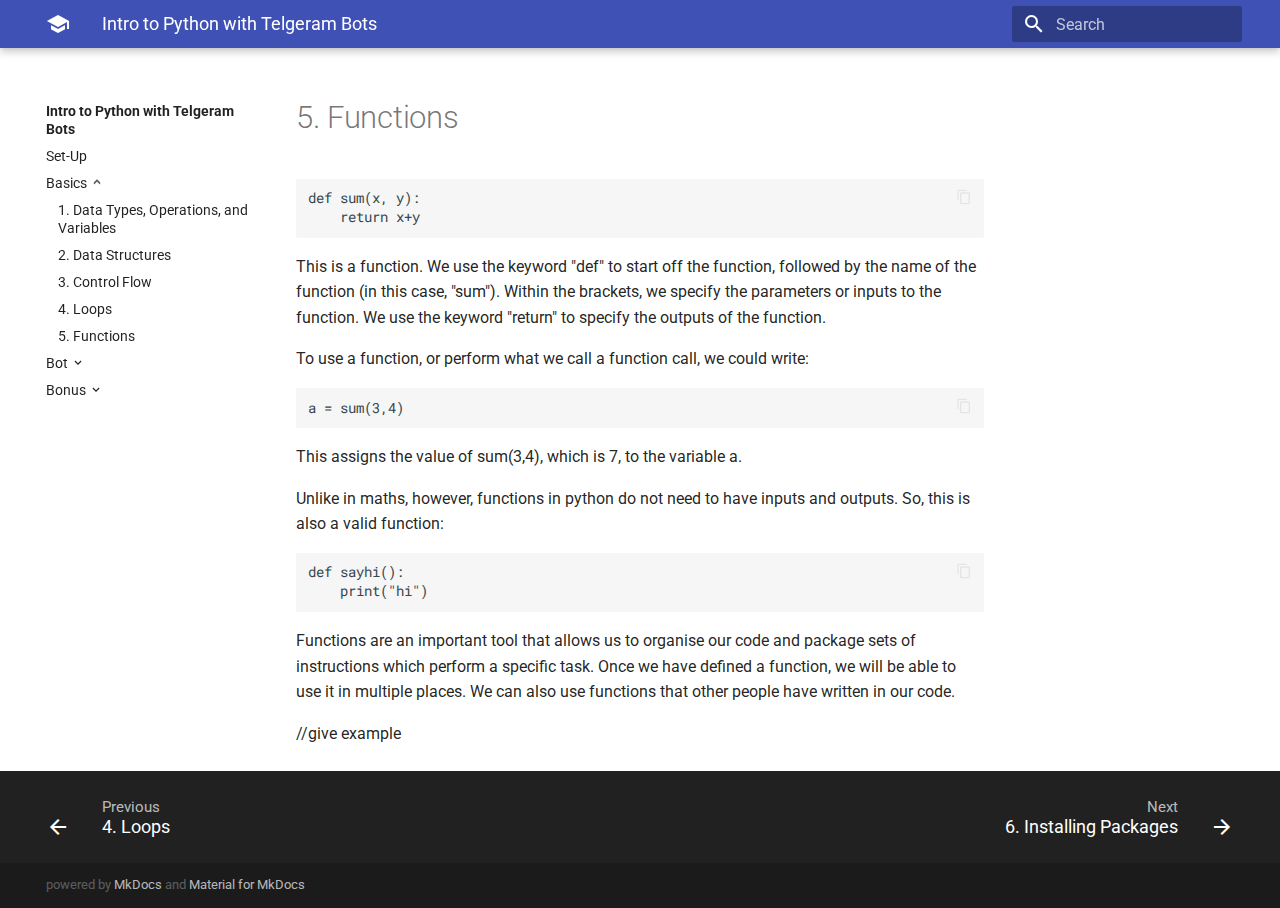
<file: 05-basics/index.html>
<!DOCTYPE html>
<html lang="en" class="no-js">
  <head>
    
      <meta charset="utf-8">
      <meta name="viewport" content="width=device-width,initial-scale=1">
      <meta http-equiv="x-ua-compatible" content="ie=edge">
      
      
      
      
        <meta name="lang:clipboard.copy" content="Copy to clipboard">
      
        <meta name="lang:clipboard.copied" content="Copied to clipboard">
      
        <meta name="lang:search.language" content="en">
      
        <meta name="lang:search.result.none" content="No matching documents">
      
        <meta name="lang:search.result.one" content="1 matching document">
      
        <meta name="lang:search.result.other" content="# matching documents">
      
        <meta name="lang:search.tokenizer" content="[\s\-]+">
      
      <link rel="shortcut icon" href="../assets/images/favicon.png">
      <meta name="generator" content="mkdocs-0.17.2, mkdocs-material-2.5.1">
    
    
      
        <title>5. Functions - Intro to Python with Telgeram Bots</title>
      
    
    
      <link rel="stylesheet" href="../assets/stylesheets/application.aa3de92b.css">
      
    
    
      <script src="../assets/javascripts/modernizr.1aa3b519.js"></script>
    
    
      
        <link rel="stylesheet" href="https://fonts.googleapis.com/css?family=Roboto:300,400,400i,700|Roboto+Mono">
        <style>body,input{font-family:"Roboto","Helvetica Neue",Helvetica,Arial,sans-serif}code,kbd,pre{font-family:"Roboto Mono","Courier New",Courier,monospace}</style>
      
      <link rel="stylesheet" href="https://fonts.googleapis.com/icon?family=Material+Icons">
    
    
    
  </head>
  
  
    <body dir="ltr">
  
    <svg class="md-svg">
      <defs>
        
        
      </defs>
    </svg>
    <input class="md-toggle" data-md-toggle="drawer" type="checkbox" id="drawer">
    <input class="md-toggle" data-md-toggle="search" type="checkbox" id="search">
    <label class="md-overlay" data-md-component="overlay" for="drawer"></label>
    
    
      <header class="md-header" data-md-component="header">
  <nav class="md-header-nav md-grid">
    <div class="md-flex">
      <div class="md-flex__cell md-flex__cell--shrink">
        <a href=".." title="Intro to Python with Telgeram Bots" class="md-header-nav__button md-logo">
          
            <i class="md-icon"></i>
          
        </a>
      </div>
      <div class="md-flex__cell md-flex__cell--shrink">
        <label class="md-icon md-icon--menu md-header-nav__button" for="drawer"></label>
      </div>
      <div class="md-flex__cell md-flex__cell--stretch">
        <div class="md-flex__ellipsis md-header-nav__title" data-md-component="title">
          
            
              <span class="md-header-nav__topic">
                Intro to Python with Telgeram Bots
              </span>
              <span class="md-header-nav__topic">
                5. Functions
              </span>
            
          
        </div>
      </div>
      <div class="md-flex__cell md-flex__cell--shrink">
        
          
            <label class="md-icon md-icon--search md-header-nav__button" for="search"></label>
            
<div class="md-search" data-md-component="search" role="dialog">
  <label class="md-search__overlay" for="search"></label>
  <div class="md-search__inner" role="search">
    <form class="md-search__form" name="search">
      <input type="text" class="md-search__input" name="query" placeholder="Search" autocapitalize="off" autocorrect="off" autocomplete="off" spellcheck="false" data-md-component="query" data-md-state="active">
      <label class="md-icon md-search__icon" for="search"></label>
      <button type="reset" class="md-icon md-search__icon" data-md-component="reset" tabindex="-1">
        &#xE5CD;
      </button>
    </form>
    <div class="md-search__output">
      <div class="md-search__scrollwrap" data-md-scrollfix>
        <div class="md-search-result" data-md-component="result">
          <div class="md-search-result__meta">
            Type to start searching
          </div>
          <ol class="md-search-result__list"></ol>
        </div>
      </div>
    </div>
  </div>
</div>
          
        
      </div>
      
    </div>
  </nav>
</header>
    
    <div class="md-container">
      
        
      
      
      <main class="md-main">
        <div class="md-main__inner md-grid" data-md-component="container">
          
            
              <div class="md-sidebar md-sidebar--primary" data-md-component="navigation">
                <div class="md-sidebar__scrollwrap">
                  <div class="md-sidebar__inner">
                    <nav class="md-nav md-nav--primary" data-md-level="0">
  <label class="md-nav__title md-nav__title--site" for="drawer">
    <span class="md-nav__button md-logo">
      
        <i class="md-icon"></i>
      
    </span>
    Intro to Python with Telgeram Bots
  </label>
  
  <ul class="md-nav__list" data-md-scrollfix>
    
      
      
      


  <li class="md-nav__item">
    <a href=".." title="Set-Up" class="md-nav__link">
      Set-Up
    </a>
  </li>

    
      
      
      

  


  <li class="md-nav__item md-nav__item--active md-nav__item--nested">
    
      <input class="md-toggle md-nav__toggle" data-md-toggle="nav-2" type="checkbox" id="nav-2" checked>
    
    <label class="md-nav__link" for="nav-2">
      Basics
    </label>
    <nav class="md-nav" data-md-component="collapsible" data-md-level="1">
      <label class="md-nav__title" for="nav-2">
        Basics
      </label>
      <ul class="md-nav__list" data-md-scrollfix>
        
        
          
          
          


  <li class="md-nav__item">
    <a href="../01-basics/" title="1. Data Types, Operations, and Variables" class="md-nav__link">
      1. Data Types, Operations, and Variables
    </a>
  </li>

        
          
          
          


  <li class="md-nav__item">
    <a href="../02-basics/" title="2. Data Structures" class="md-nav__link">
      2. Data Structures
    </a>
  </li>

        
          
          
          


  <li class="md-nav__item">
    <a href="../03-basics/" title="3. Control Flow" class="md-nav__link">
      3. Control Flow
    </a>
  </li>

        
          
          
          


  <li class="md-nav__item">
    <a href="../04-basics/" title="4. Loops" class="md-nav__link">
      4. Loops
    </a>
  </li>

        
          
          
          

  


  <li class="md-nav__item md-nav__item--active">
    
    <input class="md-toggle md-nav__toggle" data-md-toggle="toc" type="checkbox" id="toc">
    
    
    <a href="./" title="5. Functions" class="md-nav__link md-nav__link--active">
      5. Functions
    </a>
    
  </li>

        
      </ul>
    </nav>
  </li>

    
      
      
      


  <li class="md-nav__item md-nav__item--nested">
    
      <input class="md-toggle md-nav__toggle" data-md-toggle="nav-3" type="checkbox" id="nav-3">
    
    <label class="md-nav__link" for="nav-3">
      Bot
    </label>
    <nav class="md-nav" data-md-component="collapsible" data-md-level="1">
      <label class="md-nav__title" for="nav-3">
        Bot
      </label>
      <ul class="md-nav__list" data-md-scrollfix>
        
        
          
          
          


  <li class="md-nav__item">
    <a href="../06-bot/" title="6. Installing Packages" class="md-nav__link">
      6. Installing Packages
    </a>
  </li>

        
          
          
          


  <li class="md-nav__item">
    <a href="../07-bot/" title="7. Sending Messages" class="md-nav__link">
      7. Sending Messages
    </a>
  </li>

        
          
          
          


  <li class="md-nav__item">
    <a href="../08-bot/" title="8. Reacting to Messages" class="md-nav__link">
      8. Reacting to Messages
    </a>
  </li>

        
          
          
          


  <li class="md-nav__item">
    <a href="../09-bot/" title="9. Sending Commands" class="md-nav__link">
      9. Sending Commands
    </a>
  </li>

        
      </ul>
    </nav>
  </li>

    
      
      
      


  <li class="md-nav__item md-nav__item--nested">
    
      <input class="md-toggle md-nav__toggle" data-md-toggle="nav-4" type="checkbox" id="nav-4">
    
    <label class="md-nav__link" for="nav-4">
      Bonus
    </label>
    <nav class="md-nav" data-md-component="collapsible" data-md-level="1">
      <label class="md-nav__title" for="nav-4">
        Bonus
      </label>
      <ul class="md-nav__list" data-md-scrollfix>
        
        
          
          
          


  <li class="md-nav__item">
    <a href="../10-bonus/" title="10. How to Google" class="md-nav__link">
      10. How to Google
    </a>
  </li>

        
      </ul>
    </nav>
  </li>

    
  </ul>
</nav>
                  </div>
                </div>
              </div>
            
            
          
          <div class="md-content">
            <article class="md-content__inner md-typeset">
              
                
                
                  <h1>5. Functions</h1>
                
                <pre><code class="python">def sum(x, y):
    return x+y
</code></pre>

<p>This is a function. We use the keyword "def" to start off the function, followed by the name of the function (in this case, "sum"). 
Within the brackets, we specify the parameters or inputs to the function. We use the keyword "return" to specify the outputs of the function.</p>
<p>To use a function, or perform what we call a function call, we could write:</p>
<pre><code class="python">a = sum(3,4)
</code></pre>

<p>This assigns the value of sum(3,4), which is 7, to the variable a. </p>
<p>Unlike in maths, however, functions in python do not need to have inputs and outputs. So, this is also a valid function:</p>
<pre><code class="python">def sayhi():
    print(&quot;hi&quot;)
</code></pre>

<p>Functions are an important tool that allows us to organise our code and package sets of instructions which perform a specific task. 
Once we have defined a function, we will be able to use it in multiple places. We can also use functions that other people have written in our code.</p>
<p>//give example</p>
                
                  
                
              
              
                
              
            </article>
          </div>
        </div>
      </main>
      
        
<footer class="md-footer">
  
    <div class="md-footer-nav">
      <nav class="md-footer-nav__inner md-grid">
        
          <a href="../04-basics/" title="4. Loops" class="md-flex md-footer-nav__link md-footer-nav__link--prev" rel="prev">
            <div class="md-flex__cell md-flex__cell--shrink">
              <i class="md-icon md-icon--arrow-back md-footer-nav__button"></i>
            </div>
            <div class="md-flex__cell md-flex__cell--stretch md-footer-nav__title">
              <span class="md-flex__ellipsis">
                <span class="md-footer-nav__direction">
                  Previous
                </span>
                4. Loops
              </span>
            </div>
          </a>
        
        
          <a href="../06-bot/" title="6. Installing Packages" class="md-flex md-footer-nav__link md-footer-nav__link--next" rel="next">
            <div class="md-flex__cell md-flex__cell--stretch md-footer-nav__title">
              <span class="md-flex__ellipsis">
                <span class="md-footer-nav__direction">
                  Next
                </span>
                6. Installing Packages
              </span>
            </div>
            <div class="md-flex__cell md-flex__cell--shrink">
              <i class="md-icon md-icon--arrow-forward md-footer-nav__button"></i>
            </div>
          </a>
        
      </nav>
    </div>
  
  <div class="md-footer-meta md-typeset">
    <div class="md-footer-meta__inner md-grid">
      <div class="md-footer-copyright">
        
        powered by
        <a href="http://www.mkdocs.org">MkDocs</a>
        and
        <a href="https://squidfunk.github.io/mkdocs-material/">
          Material for MkDocs</a>
      </div>
      
        
      
    </div>
  </div>
</footer>
      
    </div>
    
      <script src="../assets/javascripts/application.ed2cc613.js"></script>
      
      <script>app.initialize({version:"0.17.2",url:{base:".."}})</script>
      
    
    
      
    
  </body>
</html>
</file>
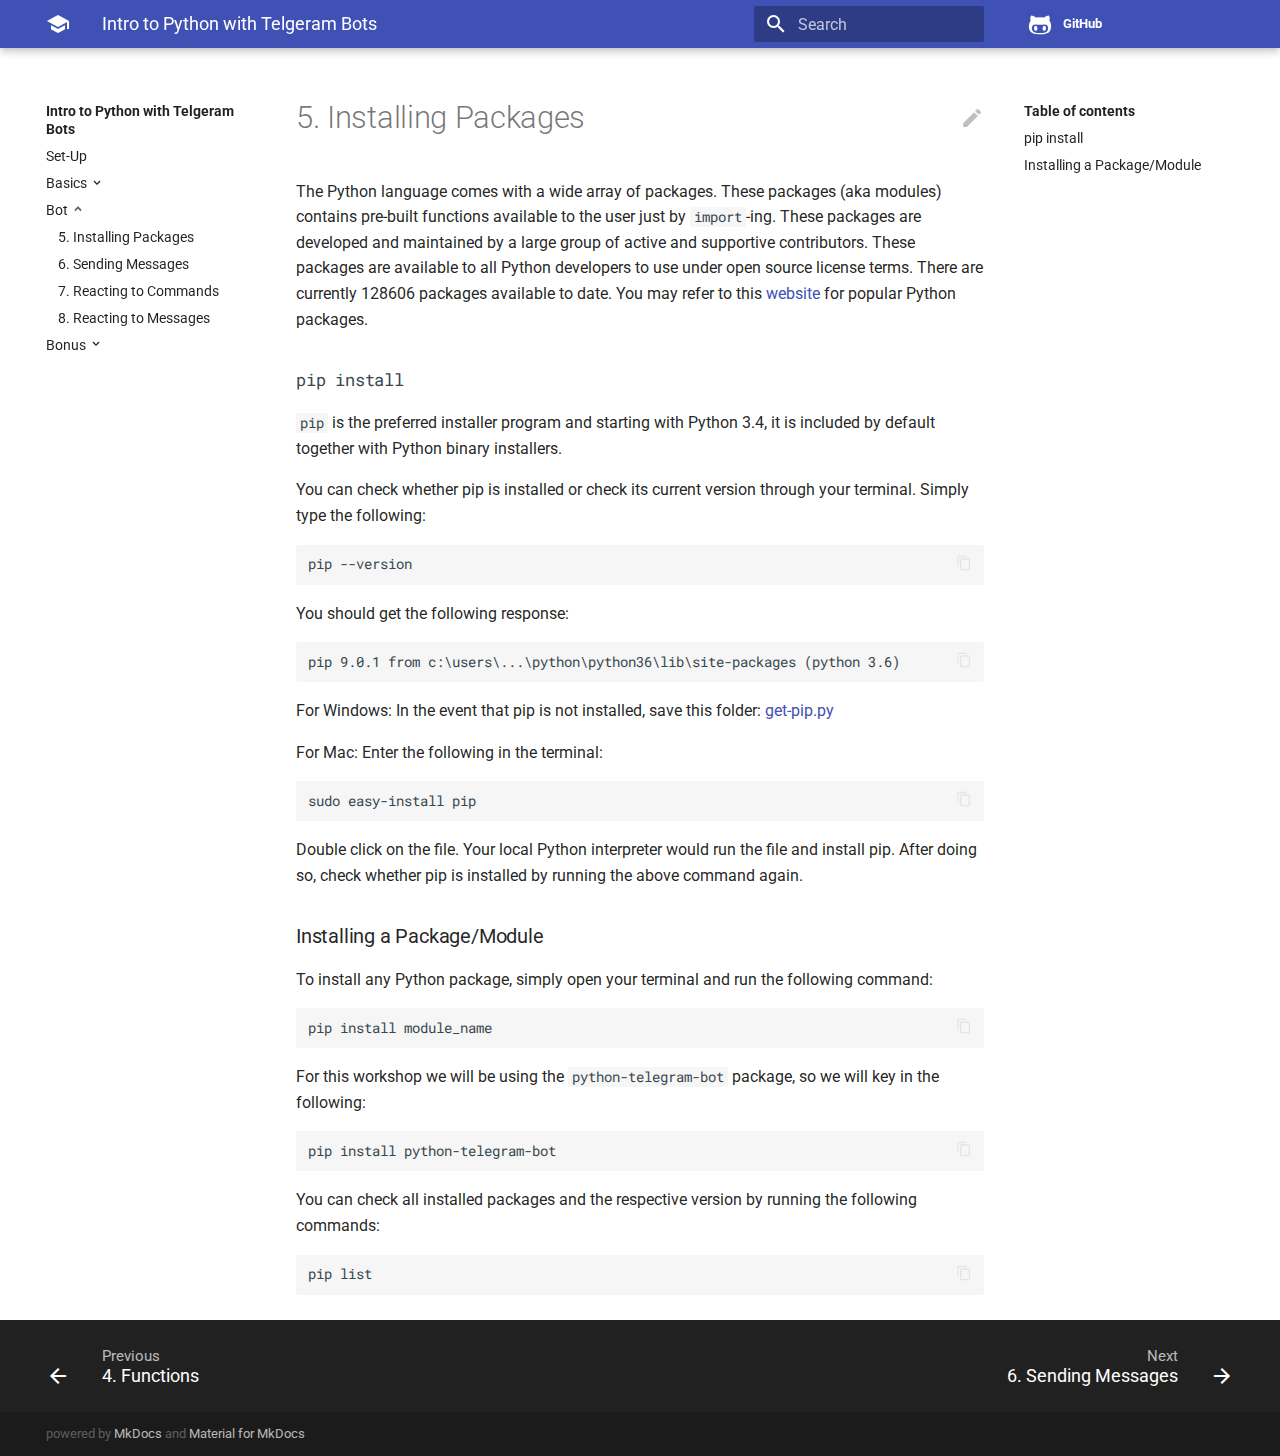
<file: 05-bot/index.html>
<!DOCTYPE html>
<html lang="en" class="no-js">
  <head>
    
      <meta charset="utf-8">
      <meta name="viewport" content="width=device-width,initial-scale=1">
      <meta http-equiv="x-ua-compatible" content="ie=edge">
      
      
        <link rel="canonical" href="https://usp-python.github.io/05-bot/">
      
      
      
        <meta name="lang:clipboard.copy" content="Copy to clipboard">
      
        <meta name="lang:clipboard.copied" content="Copied to clipboard">
      
        <meta name="lang:search.language" content="en">
      
        <meta name="lang:search.result.none" content="No matching documents">
      
        <meta name="lang:search.result.one" content="1 matching document">
      
        <meta name="lang:search.result.other" content="# matching documents">
      
        <meta name="lang:search.tokenizer" content="[\s\-]+">
      
      <link rel="shortcut icon" href="../assets/images/favicon.png">
      <meta name="generator" content="mkdocs-0.17.2, mkdocs-material-2.5.1">
    
    
      
        <title>5. Installing Packages - Intro to Python with Telgeram Bots</title>
      
    
    
      <link rel="stylesheet" href="../assets/stylesheets/application.aa3de92b.css">
      
    
    
      <script src="../assets/javascripts/modernizr.1aa3b519.js"></script>
    
    
      
        <link rel="stylesheet" href="https://fonts.googleapis.com/css?family=Roboto:300,400,400i,700|Roboto+Mono">
        <style>body,input{font-family:"Roboto","Helvetica Neue",Helvetica,Arial,sans-serif}code,kbd,pre{font-family:"Roboto Mono","Courier New",Courier,monospace}</style>
      
      <link rel="stylesheet" href="https://fonts.googleapis.com/icon?family=Material+Icons">
    
    
      <link rel="stylesheet" href="../css/style.css">
    
    
  </head>
  
  
    <body dir="ltr">
  
    <svg class="md-svg">
      <defs>
        
        
          <svg xmlns="http://www.w3.org/2000/svg" width="416" height="448" viewBox="0 0 416 448" id="github"><path fill="currentColor" d="M160 304q0 10-3.125 20.5t-10.75 19T128 352t-18.125-8.5-10.75-19T96 304t3.125-20.5 10.75-19T128 256t18.125 8.5 10.75 19T160 304zm160 0q0 10-3.125 20.5t-10.75 19T288 352t-18.125-8.5-10.75-19T256 304t3.125-20.5 10.75-19T288 256t18.125 8.5 10.75 19T320 304zm40 0q0-30-17.25-51T296 232q-10.25 0-48.75 5.25Q229.5 240 208 240t-39.25-2.75Q130.75 232 120 232q-29.5 0-46.75 21T56 304q0 22 8 38.375t20.25 25.75 30.5 15 35 7.375 37.25 1.75h42q20.5 0 37.25-1.75t35-7.375 30.5-15 20.25-25.75T360 304zm56-44q0 51.75-15.25 82.75-9.5 19.25-26.375 33.25t-35.25 21.5-42.5 11.875-42.875 5.5T212 416q-19.5 0-35.5-.75t-36.875-3.125-38.125-7.5-34.25-12.875T37 371.5t-21.5-28.75Q0 312 0 260q0-59.25 34-99-6.75-20.5-6.75-42.5 0-29 12.75-54.5 27 0 47.5 9.875t47.25 30.875Q171.5 96 212 96q37 0 70 8 26.25-20.5 46.75-30.25T376 64q12.75 25.5 12.75 54.5 0 21.75-6.75 42 34 40 34 99.5z"/></svg>
        
      </defs>
    </svg>
    <input class="md-toggle" data-md-toggle="drawer" type="checkbox" id="drawer">
    <input class="md-toggle" data-md-toggle="search" type="checkbox" id="search">
    <label class="md-overlay" data-md-component="overlay" for="drawer"></label>
    
      <a href="#pip-install" tabindex="1" class="md-skip">
        Skip to content
      </a>
    
    
      <header class="md-header" data-md-component="header">
  <nav class="md-header-nav md-grid">
    <div class="md-flex">
      <div class="md-flex__cell md-flex__cell--shrink">
        <a href="https://usp-python.github.io/" title="Intro to Python with Telgeram Bots" class="md-header-nav__button md-logo">
          
            <i class="md-icon"></i>
          
        </a>
      </div>
      <div class="md-flex__cell md-flex__cell--shrink">
        <label class="md-icon md-icon--menu md-header-nav__button" for="drawer"></label>
      </div>
      <div class="md-flex__cell md-flex__cell--stretch">
        <div class="md-flex__ellipsis md-header-nav__title" data-md-component="title">
          
            
              <span class="md-header-nav__topic">
                Intro to Python with Telgeram Bots
              </span>
              <span class="md-header-nav__topic">
                5. Installing Packages
              </span>
            
          
        </div>
      </div>
      <div class="md-flex__cell md-flex__cell--shrink">
        
          
            <label class="md-icon md-icon--search md-header-nav__button" for="search"></label>
            
<div class="md-search" data-md-component="search" role="dialog">
  <label class="md-search__overlay" for="search"></label>
  <div class="md-search__inner" role="search">
    <form class="md-search__form" name="search">
      <input type="text" class="md-search__input" name="query" placeholder="Search" autocapitalize="off" autocorrect="off" autocomplete="off" spellcheck="false" data-md-component="query" data-md-state="active">
      <label class="md-icon md-search__icon" for="search"></label>
      <button type="reset" class="md-icon md-search__icon" data-md-component="reset" tabindex="-1">
        &#xE5CD;
      </button>
    </form>
    <div class="md-search__output">
      <div class="md-search__scrollwrap" data-md-scrollfix>
        <div class="md-search-result" data-md-component="result">
          <div class="md-search-result__meta">
            Type to start searching
          </div>
          <ol class="md-search-result__list"></ol>
        </div>
      </div>
    </div>
  </div>
</div>
          
        
      </div>
      
        <div class="md-flex__cell md-flex__cell--shrink">
          <div class="md-header-nav__source">
            


  


  <a href="https://github.com/USP-Python/USP-Python.github.io/" title="Go to repository" class="md-source" data-md-source="github">
    
      <div class="md-source__icon">
        <svg viewBox="0 0 24 24" width="24" height="24">
          <use xlink:href="#github" width="24" height="24"></use>
        </svg>
      </div>
    
    <div class="md-source__repository">
      GitHub
    </div>
  </a>

          </div>
        </div>
      
    </div>
  </nav>
</header>
    
    <div class="md-container">
      
        
      
      
      <main class="md-main">
        <div class="md-main__inner md-grid" data-md-component="container">
          
            
              <div class="md-sidebar md-sidebar--primary" data-md-component="navigation">
                <div class="md-sidebar__scrollwrap">
                  <div class="md-sidebar__inner">
                    <nav class="md-nav md-nav--primary" data-md-level="0">
  <label class="md-nav__title md-nav__title--site" for="drawer">
    <span class="md-nav__button md-logo">
      
        <i class="md-icon"></i>
      
    </span>
    Intro to Python with Telgeram Bots
  </label>
  
    <div class="md-nav__source">
      


  


  <a href="https://github.com/USP-Python/USP-Python.github.io/" title="Go to repository" class="md-source" data-md-source="github">
    
      <div class="md-source__icon">
        <svg viewBox="0 0 24 24" width="24" height="24">
          <use xlink:href="#github" width="24" height="24"></use>
        </svg>
      </div>
    
    <div class="md-source__repository">
      GitHub
    </div>
  </a>

    </div>
  
  <ul class="md-nav__list" data-md-scrollfix>
    
      
      
      


  <li class="md-nav__item">
    <a href=".." title="Set-Up" class="md-nav__link">
      Set-Up
    </a>
  </li>

    
      
      
      


  <li class="md-nav__item md-nav__item--nested">
    
      <input class="md-toggle md-nav__toggle" data-md-toggle="nav-2" type="checkbox" id="nav-2">
    
    <label class="md-nav__link" for="nav-2">
      Basics
    </label>
    <nav class="md-nav" data-md-component="collapsible" data-md-level="1">
      <label class="md-nav__title" for="nav-2">
        Basics
      </label>
      <ul class="md-nav__list" data-md-scrollfix>
        
        
          
          
          


  <li class="md-nav__item">
    <a href="../01-basics/" title="1. Data Types, Operations, and Variables" class="md-nav__link">
      1. Data Types, Operations, and Variables
    </a>
  </li>

        
          
          
          


  <li class="md-nav__item">
    <a href="../02-basics/" title="2. Data Structures" class="md-nav__link">
      2. Data Structures
    </a>
  </li>

        
          
          
          


  <li class="md-nav__item">
    <a href="../03-basics/" title="3. Control Flow" class="md-nav__link">
      3. Control Flow
    </a>
  </li>

        
          
          
          


  <li class="md-nav__item">
    <a href="../04-basics/" title="4. Functions" class="md-nav__link">
      4. Functions
    </a>
  </li>

        
      </ul>
    </nav>
  </li>

    
      
      
      

  


  <li class="md-nav__item md-nav__item--active md-nav__item--nested">
    
      <input class="md-toggle md-nav__toggle" data-md-toggle="nav-3" type="checkbox" id="nav-3" checked>
    
    <label class="md-nav__link" for="nav-3">
      Bot
    </label>
    <nav class="md-nav" data-md-component="collapsible" data-md-level="1">
      <label class="md-nav__title" for="nav-3">
        Bot
      </label>
      <ul class="md-nav__list" data-md-scrollfix>
        
        
          
          
          

  


  <li class="md-nav__item md-nav__item--active">
    
    <input class="md-toggle md-nav__toggle" data-md-toggle="toc" type="checkbox" id="toc">
    
    
      <label class="md-nav__link md-nav__link--active" for="toc">
        5. Installing Packages
      </label>
    
    <a href="./" title="5. Installing Packages" class="md-nav__link md-nav__link--active">
      5. Installing Packages
    </a>
    
      
<nav class="md-nav md-nav--secondary">
  
  
  
    <label class="md-nav__title" for="toc">Table of contents</label>
    <ul class="md-nav__list" data-md-scrollfix>
      
        <li class="md-nav__item">
  <a href="#pip-install" title="pip install" class="md-nav__link">
    pip install
  </a>
  
</li>
      
        <li class="md-nav__item">
  <a href="#installing-a-packagemodule" title="Installing a Package/Module" class="md-nav__link">
    Installing a Package/Module
  </a>
  
</li>
      
      
      
    </ul>
  
</nav>
    
  </li>

        
          
          
          


  <li class="md-nav__item">
    <a href="../06-bot/" title="6. Sending Messages" class="md-nav__link">
      6. Sending Messages
    </a>
  </li>

        
          
          
          


  <li class="md-nav__item">
    <a href="../07-bot/" title="7. Reacting to Commands" class="md-nav__link">
      7. Reacting to Commands
    </a>
  </li>

        
          
          
          


  <li class="md-nav__item">
    <a href="../08-bot/" title="8. Reacting to Messages" class="md-nav__link">
      8. Reacting to Messages
    </a>
  </li>

        
      </ul>
    </nav>
  </li>

    
      
      
      


  <li class="md-nav__item md-nav__item--nested">
    
      <input class="md-toggle md-nav__toggle" data-md-toggle="nav-4" type="checkbox" id="nav-4">
    
    <label class="md-nav__link" for="nav-4">
      Bonus
    </label>
    <nav class="md-nav" data-md-component="collapsible" data-md-level="1">
      <label class="md-nav__title" for="nav-4">
        Bonus
      </label>
      <ul class="md-nav__list" data-md-scrollfix>
        
        
          
          
          


  <li class="md-nav__item">
    <a href="../09-bonus/" title="9. How to Google" class="md-nav__link">
      9. How to Google
    </a>
  </li>

        
      </ul>
    </nav>
  </li>

    
  </ul>
</nav>
                  </div>
                </div>
              </div>
            
            
              <div class="md-sidebar md-sidebar--secondary" data-md-component="toc">
                <div class="md-sidebar__scrollwrap">
                  <div class="md-sidebar__inner">
                    
<nav class="md-nav md-nav--secondary">
  
  
  
    <label class="md-nav__title" for="toc">Table of contents</label>
    <ul class="md-nav__list" data-md-scrollfix>
      
        <li class="md-nav__item">
  <a href="#pip-install" title="pip install" class="md-nav__link">
    pip install
  </a>
  
</li>
      
        <li class="md-nav__item">
  <a href="#installing-a-packagemodule" title="Installing a Package/Module" class="md-nav__link">
    Installing a Package/Module
  </a>
  
</li>
      
      
      
    </ul>
  
</nav>
                  </div>
                </div>
              </div>
            
          
          <div class="md-content">
            <article class="md-content__inner md-typeset">
              
                
                  <a href="https://github.com/USP-Python/USP-Python.github.io/edit/master/docs/05-bot.md" title="Edit this page" class="md-icon md-content__icon">&#xE3C9;</a>
                
                
                  <h1>5. Installing Packages</h1>
                
                <p>The Python language comes with a wide array of packages. These packages (aka modules) contains pre-built functions available to the user just by <code>import</code>-ing. These packages are developed and maintained by a large group of active and supportive contributors. These packages are available to all Python developers to use under open source license terms. There are currently 128606 packages available to date. You may refer to this <a href="https://pythontips.com/2013/07/30/20-python-libraries-you-cant-live-without/">website</a> for popular Python packages. </p>
<h3 id="pip-install"><code>pip install</code></h3>
<p><code>pip</code> is the preferred installer program and starting with Python 3.4, it is included by default together with Python binary installers. </p>
<p>You can check whether pip is installed or check its current version through your terminal. Simply type the following:</p>
<pre><code>pip --version
</code></pre>

<p>You should get the following response:</p>
<pre><code>pip 9.0.1 from c:\users\...\python\python36\lib\site-packages (python 3.6)
</code></pre>

<p>For Windows: 
In the event that pip is not installed, save this folder: <a href="https://bootstrap.pypa.io/get-pip.py">get-pip.py</a></p>
<p>For Mac:
Enter the following in the terminal:</p>
<pre><code>sudo easy-install pip
</code></pre>

<p>Double click on the file. Your local Python interpreter would run the file and install pip. After doing so, check whether pip is installed by running the above command again. </p>
<h3 id="installing-a-packagemodule">Installing a Package/Module</h3>
<p>To install any Python package, simply open your terminal and run the following command:</p>
<pre><code>pip install module_name
</code></pre>

<p>For this workshop we will be using the <code>python-telegram-bot</code> package, so we will key in the following:</p>
<pre><code>pip install python-telegram-bot
</code></pre>

<p>You can check all installed packages and the respective version by running the following commands:</p>
<pre><code>pip list
</code></pre>
                
                  
                
              
              
                
              
            </article>
          </div>
        </div>
      </main>
      
        
<footer class="md-footer">
  
    <div class="md-footer-nav">
      <nav class="md-footer-nav__inner md-grid">
        
          <a href="../04-basics/" title="4. Functions" class="md-flex md-footer-nav__link md-footer-nav__link--prev" rel="prev">
            <div class="md-flex__cell md-flex__cell--shrink">
              <i class="md-icon md-icon--arrow-back md-footer-nav__button"></i>
            </div>
            <div class="md-flex__cell md-flex__cell--stretch md-footer-nav__title">
              <span class="md-flex__ellipsis">
                <span class="md-footer-nav__direction">
                  Previous
                </span>
                4. Functions
              </span>
            </div>
          </a>
        
        
          <a href="../06-bot/" title="6. Sending Messages" class="md-flex md-footer-nav__link md-footer-nav__link--next" rel="next">
            <div class="md-flex__cell md-flex__cell--stretch md-footer-nav__title">
              <span class="md-flex__ellipsis">
                <span class="md-footer-nav__direction">
                  Next
                </span>
                6. Sending Messages
              </span>
            </div>
            <div class="md-flex__cell md-flex__cell--shrink">
              <i class="md-icon md-icon--arrow-forward md-footer-nav__button"></i>
            </div>
          </a>
        
      </nav>
    </div>
  
  <div class="md-footer-meta md-typeset">
    <div class="md-footer-meta__inner md-grid">
      <div class="md-footer-copyright">
        
        powered by
        <a href="http://www.mkdocs.org">MkDocs</a>
        and
        <a href="https://squidfunk.github.io/mkdocs-material/">
          Material for MkDocs</a>
      </div>
      
        
      
    </div>
  </div>
</footer>
      
    </div>
    
      <script src="../assets/javascripts/application.ed2cc613.js"></script>
      
      <script>app.initialize({version:"0.17.2",url:{base:".."}})</script>
      
        <script src="../js/jquery-3.3.1.min.js"></script>
      
        <script src="../js/lib.js"></script>
      
    
    
      
        <script>!function(e,a,t,n,o,c,i){e.GoogleAnalyticsObject=o,e.ga=e.ga||function(){(e.ga.q=e.ga.q||[]).push(arguments)},e.ga.l=1*new Date,c=a.createElement(t),i=a.getElementsByTagName(t)[0],c.async=1,c.src="https://www.google-analytics.com/analytics.js",i.parentNode.insertBefore(c,i)}(window,document,"script",0,"ga"),ga("create","UA-113561366-1","usp-python.github.io"),ga("set","anonymizeIp",!0),ga("send","pageview");var links=document.getElementsByTagName("a");Array.prototype.map.call(links,function(e){e.host!=document.location.host&&e.addEventListener("click",function(){var a=e.getAttribute("data-md-action")||"follow";ga("send","event","outbound",a,e.href)})});var query=document.forms.search.query;query.addEventListener("blur",function(){if(this.value){var e=document.location.pathname;ga("send","pageview",e+"?q="+this.value)}})</script>
      
    
  </body>
</html>
</file>
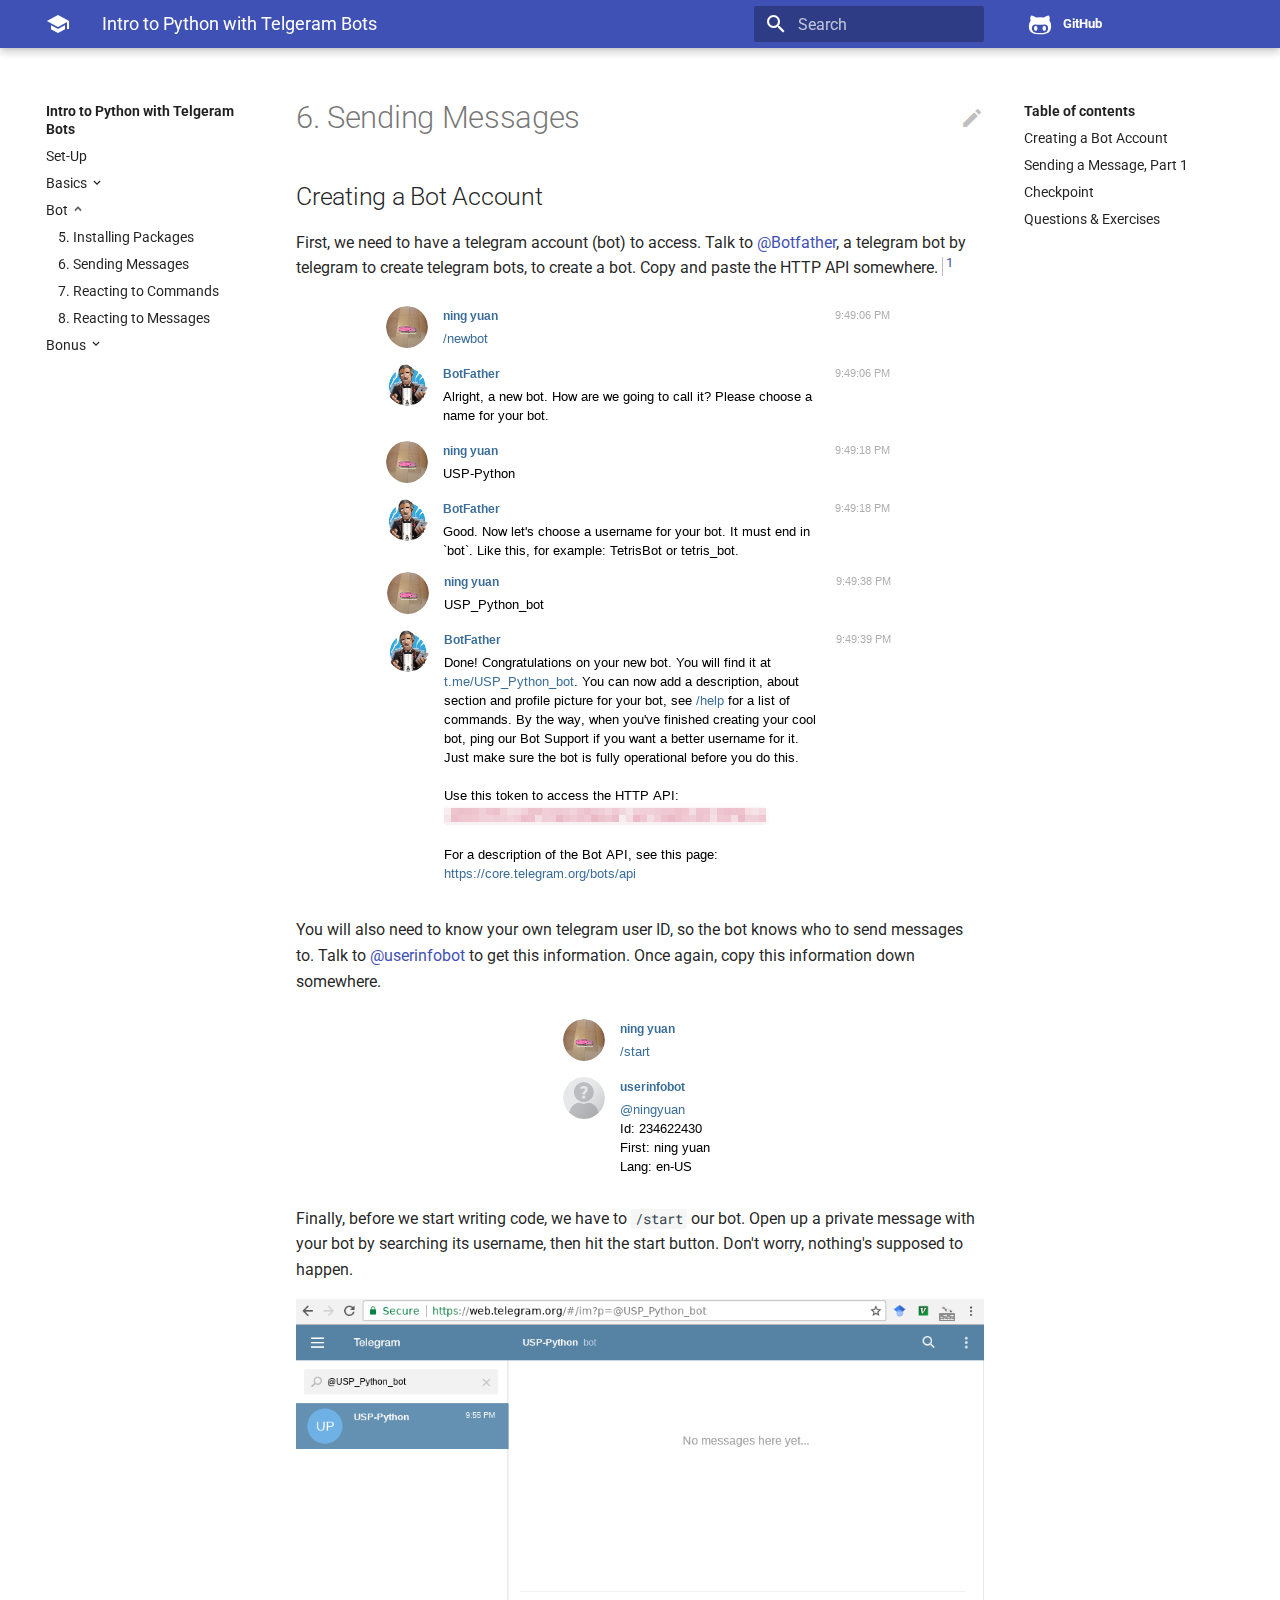
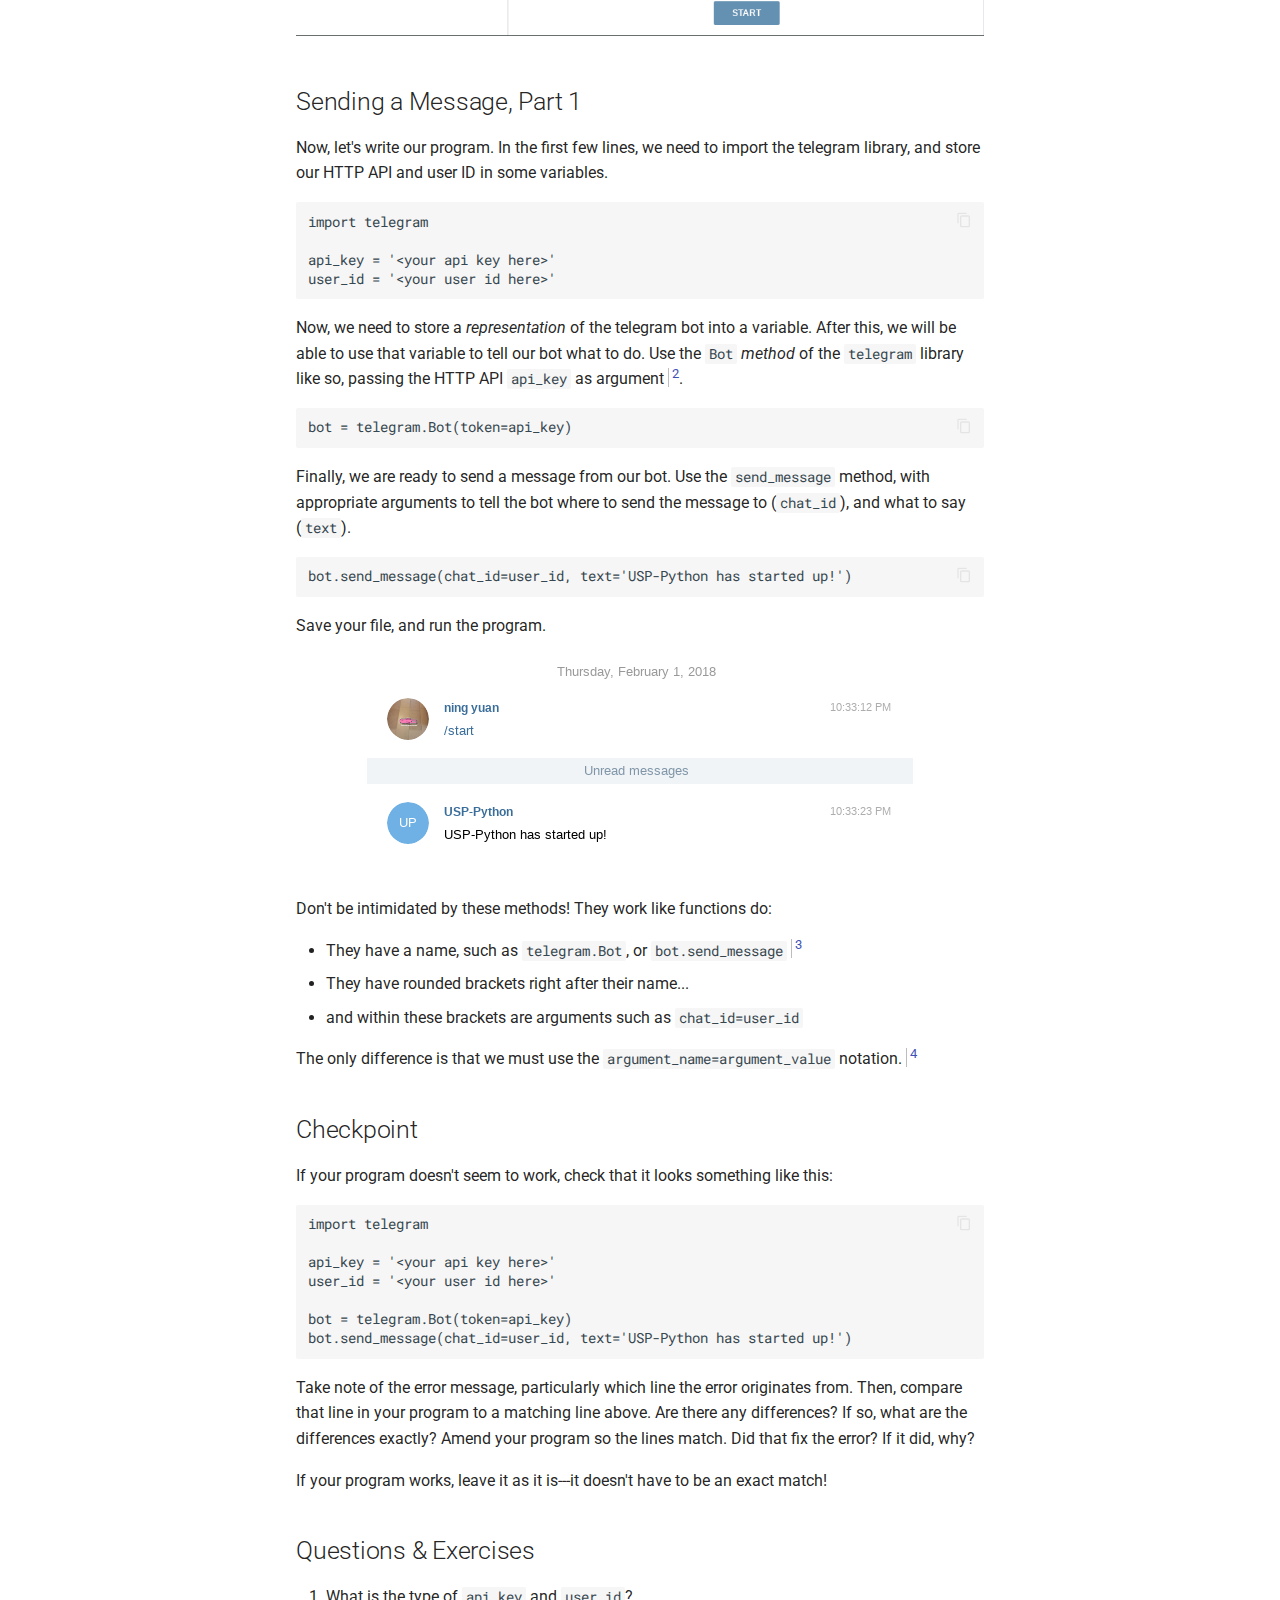
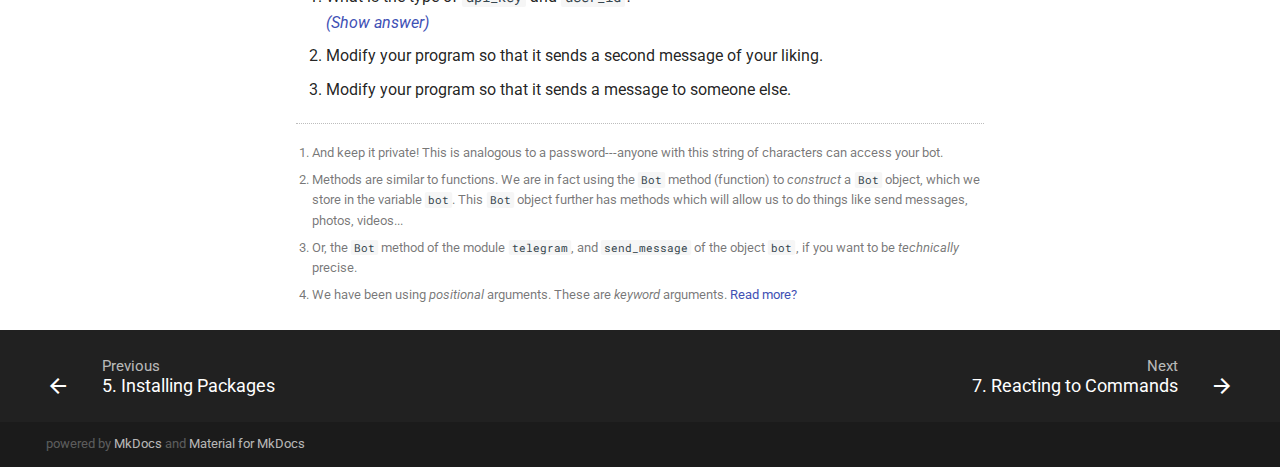
<file: 06-bot/index.html>
<!DOCTYPE html>
<html lang="en" class="no-js">
  <head>
    
      <meta charset="utf-8">
      <meta name="viewport" content="width=device-width,initial-scale=1">
      <meta http-equiv="x-ua-compatible" content="ie=edge">
      
      
        <link rel="canonical" href="https://usp-python.github.io/06-bot/">
      
      
      
        <meta name="lang:clipboard.copy" content="Copy to clipboard">
      
        <meta name="lang:clipboard.copied" content="Copied to clipboard">
      
        <meta name="lang:search.language" content="en">
      
        <meta name="lang:search.result.none" content="No matching documents">
      
        <meta name="lang:search.result.one" content="1 matching document">
      
        <meta name="lang:search.result.other" content="# matching documents">
      
        <meta name="lang:search.tokenizer" content="[\s\-]+">
      
      <link rel="shortcut icon" href="../assets/images/favicon.png">
      <meta name="generator" content="mkdocs-0.17.2, mkdocs-material-2.5.1">
    
    
      
        <title>6. Sending Messages - Intro to Python with Telgeram Bots</title>
      
    
    
      <link rel="stylesheet" href="../assets/stylesheets/application.aa3de92b.css">
      
    
    
      <script src="../assets/javascripts/modernizr.1aa3b519.js"></script>
    
    
      
        <link rel="stylesheet" href="https://fonts.googleapis.com/css?family=Roboto:300,400,400i,700|Roboto+Mono">
        <style>body,input{font-family:"Roboto","Helvetica Neue",Helvetica,Arial,sans-serif}code,kbd,pre{font-family:"Roboto Mono","Courier New",Courier,monospace}</style>
      
      <link rel="stylesheet" href="https://fonts.googleapis.com/icon?family=Material+Icons">
    
    
      <link rel="stylesheet" href="../css/style.css">
    
    
  </head>
  
  
    <body dir="ltr">
  
    <svg class="md-svg">
      <defs>
        
        
          <svg xmlns="http://www.w3.org/2000/svg" width="416" height="448" viewBox="0 0 416 448" id="github"><path fill="currentColor" d="M160 304q0 10-3.125 20.5t-10.75 19T128 352t-18.125-8.5-10.75-19T96 304t3.125-20.5 10.75-19T128 256t18.125 8.5 10.75 19T160 304zm160 0q0 10-3.125 20.5t-10.75 19T288 352t-18.125-8.5-10.75-19T256 304t3.125-20.5 10.75-19T288 256t18.125 8.5 10.75 19T320 304zm40 0q0-30-17.25-51T296 232q-10.25 0-48.75 5.25Q229.5 240 208 240t-39.25-2.75Q130.75 232 120 232q-29.5 0-46.75 21T56 304q0 22 8 38.375t20.25 25.75 30.5 15 35 7.375 37.25 1.75h42q20.5 0 37.25-1.75t35-7.375 30.5-15 20.25-25.75T360 304zm56-44q0 51.75-15.25 82.75-9.5 19.25-26.375 33.25t-35.25 21.5-42.5 11.875-42.875 5.5T212 416q-19.5 0-35.5-.75t-36.875-3.125-38.125-7.5-34.25-12.875T37 371.5t-21.5-28.75Q0 312 0 260q0-59.25 34-99-6.75-20.5-6.75-42.5 0-29 12.75-54.5 27 0 47.5 9.875t47.25 30.875Q171.5 96 212 96q37 0 70 8 26.25-20.5 46.75-30.25T376 64q12.75 25.5 12.75 54.5 0 21.75-6.75 42 34 40 34 99.5z"/></svg>
        
      </defs>
    </svg>
    <input class="md-toggle" data-md-toggle="drawer" type="checkbox" id="drawer">
    <input class="md-toggle" data-md-toggle="search" type="checkbox" id="search">
    <label class="md-overlay" data-md-component="overlay" for="drawer"></label>
    
      <a href="#creating-a-bot-account" tabindex="1" class="md-skip">
        Skip to content
      </a>
    
    
      <header class="md-header" data-md-component="header">
  <nav class="md-header-nav md-grid">
    <div class="md-flex">
      <div class="md-flex__cell md-flex__cell--shrink">
        <a href="https://usp-python.github.io/" title="Intro to Python with Telgeram Bots" class="md-header-nav__button md-logo">
          
            <i class="md-icon"></i>
          
        </a>
      </div>
      <div class="md-flex__cell md-flex__cell--shrink">
        <label class="md-icon md-icon--menu md-header-nav__button" for="drawer"></label>
      </div>
      <div class="md-flex__cell md-flex__cell--stretch">
        <div class="md-flex__ellipsis md-header-nav__title" data-md-component="title">
          
            
              <span class="md-header-nav__topic">
                Intro to Python with Telgeram Bots
              </span>
              <span class="md-header-nav__topic">
                6. Sending Messages
              </span>
            
          
        </div>
      </div>
      <div class="md-flex__cell md-flex__cell--shrink">
        
          
            <label class="md-icon md-icon--search md-header-nav__button" for="search"></label>
            
<div class="md-search" data-md-component="search" role="dialog">
  <label class="md-search__overlay" for="search"></label>
  <div class="md-search__inner" role="search">
    <form class="md-search__form" name="search">
      <input type="text" class="md-search__input" name="query" placeholder="Search" autocapitalize="off" autocorrect="off" autocomplete="off" spellcheck="false" data-md-component="query" data-md-state="active">
      <label class="md-icon md-search__icon" for="search"></label>
      <button type="reset" class="md-icon md-search__icon" data-md-component="reset" tabindex="-1">
        &#xE5CD;
      </button>
    </form>
    <div class="md-search__output">
      <div class="md-search__scrollwrap" data-md-scrollfix>
        <div class="md-search-result" data-md-component="result">
          <div class="md-search-result__meta">
            Type to start searching
          </div>
          <ol class="md-search-result__list"></ol>
        </div>
      </div>
    </div>
  </div>
</div>
          
        
      </div>
      
        <div class="md-flex__cell md-flex__cell--shrink">
          <div class="md-header-nav__source">
            


  


  <a href="https://github.com/USP-Python/USP-Python.github.io/" title="Go to repository" class="md-source" data-md-source="github">
    
      <div class="md-source__icon">
        <svg viewBox="0 0 24 24" width="24" height="24">
          <use xlink:href="#github" width="24" height="24"></use>
        </svg>
      </div>
    
    <div class="md-source__repository">
      GitHub
    </div>
  </a>

          </div>
        </div>
      
    </div>
  </nav>
</header>
    
    <div class="md-container">
      
        
      
      
      <main class="md-main">
        <div class="md-main__inner md-grid" data-md-component="container">
          
            
              <div class="md-sidebar md-sidebar--primary" data-md-component="navigation">
                <div class="md-sidebar__scrollwrap">
                  <div class="md-sidebar__inner">
                    <nav class="md-nav md-nav--primary" data-md-level="0">
  <label class="md-nav__title md-nav__title--site" for="drawer">
    <span class="md-nav__button md-logo">
      
        <i class="md-icon"></i>
      
    </span>
    Intro to Python with Telgeram Bots
  </label>
  
    <div class="md-nav__source">
      


  


  <a href="https://github.com/USP-Python/USP-Python.github.io/" title="Go to repository" class="md-source" data-md-source="github">
    
      <div class="md-source__icon">
        <svg viewBox="0 0 24 24" width="24" height="24">
          <use xlink:href="#github" width="24" height="24"></use>
        </svg>
      </div>
    
    <div class="md-source__repository">
      GitHub
    </div>
  </a>

    </div>
  
  <ul class="md-nav__list" data-md-scrollfix>
    
      
      
      


  <li class="md-nav__item">
    <a href=".." title="Set-Up" class="md-nav__link">
      Set-Up
    </a>
  </li>

    
      
      
      


  <li class="md-nav__item md-nav__item--nested">
    
      <input class="md-toggle md-nav__toggle" data-md-toggle="nav-2" type="checkbox" id="nav-2">
    
    <label class="md-nav__link" for="nav-2">
      Basics
    </label>
    <nav class="md-nav" data-md-component="collapsible" data-md-level="1">
      <label class="md-nav__title" for="nav-2">
        Basics
      </label>
      <ul class="md-nav__list" data-md-scrollfix>
        
        
          
          
          


  <li class="md-nav__item">
    <a href="../01-basics/" title="1. Data Types, Operations, and Variables" class="md-nav__link">
      1. Data Types, Operations, and Variables
    </a>
  </li>

        
          
          
          


  <li class="md-nav__item">
    <a href="../02-basics/" title="2. Data Structures" class="md-nav__link">
      2. Data Structures
    </a>
  </li>

        
          
          
          


  <li class="md-nav__item">
    <a href="../03-basics/" title="3. Control Flow" class="md-nav__link">
      3. Control Flow
    </a>
  </li>

        
          
          
          


  <li class="md-nav__item">
    <a href="../04-basics/" title="4. Functions" class="md-nav__link">
      4. Functions
    </a>
  </li>

        
      </ul>
    </nav>
  </li>

    
      
      
      

  


  <li class="md-nav__item md-nav__item--active md-nav__item--nested">
    
      <input class="md-toggle md-nav__toggle" data-md-toggle="nav-3" type="checkbox" id="nav-3" checked>
    
    <label class="md-nav__link" for="nav-3">
      Bot
    </label>
    <nav class="md-nav" data-md-component="collapsible" data-md-level="1">
      <label class="md-nav__title" for="nav-3">
        Bot
      </label>
      <ul class="md-nav__list" data-md-scrollfix>
        
        
          
          
          


  <li class="md-nav__item">
    <a href="../05-bot/" title="5. Installing Packages" class="md-nav__link">
      5. Installing Packages
    </a>
  </li>

        
          
          
          

  


  <li class="md-nav__item md-nav__item--active">
    
    <input class="md-toggle md-nav__toggle" data-md-toggle="toc" type="checkbox" id="toc">
    
    
      <label class="md-nav__link md-nav__link--active" for="toc">
        6. Sending Messages
      </label>
    
    <a href="./" title="6. Sending Messages" class="md-nav__link md-nav__link--active">
      6. Sending Messages
    </a>
    
      
<nav class="md-nav md-nav--secondary">
  
  
  
    <label class="md-nav__title" for="toc">Table of contents</label>
    <ul class="md-nav__list" data-md-scrollfix>
      
        <li class="md-nav__item">
  <a href="#creating-a-bot-account" title="Creating a Bot Account" class="md-nav__link">
    Creating a Bot Account
  </a>
  
</li>
      
        <li class="md-nav__item">
  <a href="#sending-a-message-part-1" title="Sending a Message, Part 1" class="md-nav__link">
    Sending a Message, Part 1
  </a>
  
</li>
      
        <li class="md-nav__item">
  <a href="#checkpoint" title="Checkpoint" class="md-nav__link">
    Checkpoint
  </a>
  
</li>
      
        <li class="md-nav__item">
  <a href="#questions-exercises" title="Questions &amp; Exercises" class="md-nav__link">
    Questions &amp; Exercises
  </a>
  
</li>
      
      
      
    </ul>
  
</nav>
    
  </li>

        
          
          
          


  <li class="md-nav__item">
    <a href="../07-bot/" title="7. Reacting to Commands" class="md-nav__link">
      7. Reacting to Commands
    </a>
  </li>

        
          
          
          


  <li class="md-nav__item">
    <a href="../08-bot/" title="8. Reacting to Messages" class="md-nav__link">
      8. Reacting to Messages
    </a>
  </li>

        
      </ul>
    </nav>
  </li>

    
      
      
      


  <li class="md-nav__item md-nav__item--nested">
    
      <input class="md-toggle md-nav__toggle" data-md-toggle="nav-4" type="checkbox" id="nav-4">
    
    <label class="md-nav__link" for="nav-4">
      Bonus
    </label>
    <nav class="md-nav" data-md-component="collapsible" data-md-level="1">
      <label class="md-nav__title" for="nav-4">
        Bonus
      </label>
      <ul class="md-nav__list" data-md-scrollfix>
        
        
          
          
          


  <li class="md-nav__item">
    <a href="../09-bonus/" title="9. How to Google" class="md-nav__link">
      9. How to Google
    </a>
  </li>

        
      </ul>
    </nav>
  </li>

    
  </ul>
</nav>
                  </div>
                </div>
              </div>
            
            
              <div class="md-sidebar md-sidebar--secondary" data-md-component="toc">
                <div class="md-sidebar__scrollwrap">
                  <div class="md-sidebar__inner">
                    
<nav class="md-nav md-nav--secondary">
  
  
  
    <label class="md-nav__title" for="toc">Table of contents</label>
    <ul class="md-nav__list" data-md-scrollfix>
      
        <li class="md-nav__item">
  <a href="#creating-a-bot-account" title="Creating a Bot Account" class="md-nav__link">
    Creating a Bot Account
  </a>
  
</li>
      
        <li class="md-nav__item">
  <a href="#sending-a-message-part-1" title="Sending a Message, Part 1" class="md-nav__link">
    Sending a Message, Part 1
  </a>
  
</li>
      
        <li class="md-nav__item">
  <a href="#checkpoint" title="Checkpoint" class="md-nav__link">
    Checkpoint
  </a>
  
</li>
      
        <li class="md-nav__item">
  <a href="#questions-exercises" title="Questions &amp; Exercises" class="md-nav__link">
    Questions &amp; Exercises
  </a>
  
</li>
      
      
      
    </ul>
  
</nav>
                  </div>
                </div>
              </div>
            
          
          <div class="md-content">
            <article class="md-content__inner md-typeset">
              
                
                  <a href="https://github.com/USP-Python/USP-Python.github.io/edit/master/docs/06-bot.md" title="Edit this page" class="md-icon md-content__icon">&#xE3C9;</a>
                
                
                  <h1>6. Sending Messages</h1>
                
                <h2 id="creating-a-bot-account">Creating a Bot Account</h2>
<p>First, we need to have a telegram account (bot) to access. Talk to <a href="https://t.me/botfather">@Botfather</a>, a telegram bot by telegram to create telegram bots, to create a bot. Copy and paste the HTTP API somewhere.<sup id="fnref:1"><a class="footnote-ref" href="#fn:1" rel="footnote">1</a></sup></p>
<p><center><img alt="@botfather" src="../img/06-botfather.png" /></center></p>
<p>You will also need to know your own telegram user ID, so the bot knows who to send messages to. Talk to <a href="https://t.me/userinfobot">@userinfobot</a> to get this information. Once again, copy this information down somewhere.</p>
<p><center><img alt="@userinfobot" src="../img/06-userinfobot.png" /></center></p>
<p>Finally, before we start writing code, we have to <code>/start</code> our bot. Open up a private message with your bot by searching its username, then hit the start button. Don't worry, nothing's supposed to happen.</p>
<p><center><img alt="Your bot" src="../img/06-yourbot.png" /></center></p>
<h2 id="sending-a-message-part-1">Sending a Message, Part 1</h2>
<p>Now, let's write our program. In the first few lines, we need to import the telegram library, and store our HTTP API and user ID in some variables.</p>
<pre><code class="python">import telegram

api_key = '&lt;your api key here&gt;'
user_id = '&lt;your user id here&gt;'
</code></pre>

<p>Now, we need to store a <em>representation</em> of the telegram bot into a variable. After this, we will be able to use that variable to tell our bot what to do. Use the <code>Bot</code> <em>method</em> of the <code>telegram</code> library like so, passing the HTTP API <code>api_key</code> as argument<sup id="fnref:2"><a class="footnote-ref" href="#fn:2" rel="footnote">2</a></sup>.</p>
<pre><code class="python">bot = telegram.Bot(token=api_key)
</code></pre>

<p>Finally, we are ready to send a message from our bot. Use the <code>send_message</code> method, with appropriate arguments to tell the bot where to send the message to (<code>chat_id</code>), and what to say (<code>text</code>).</p>
<pre><code class="python">bot.send_message(chat_id=user_id, text='USP-Python has started up!')
</code></pre>

<p>Save your file, and run the program.</p>
<p><center><img alt="Sent!" src="../img/06-sent.png" /></center></p>
<p>Don't be intimidated by these methods! They work like functions do:</p>
<ul>
<li>They have a name, such as <code>telegram.Bot</code>, or <code>bot.send_message</code><sup id="fnref:3"><a class="footnote-ref" href="#fn:3" rel="footnote">3</a></sup></li>
<li>They have rounded brackets right after their name...</li>
<li>and within these brackets are arguments such as <code>chat_id=user_id</code></li>
</ul>
<p>The only difference is that we must use the <code>argument_name=argument_value</code> notation.<sup id="fnref:4"><a class="footnote-ref" href="#fn:4" rel="footnote">4</a></sup></p>
<h2 id="checkpoint">Checkpoint</h2>
<p>If your program doesn't seem to work, check that it looks something like this:</p>
<pre><code class="python">import telegram

api_key = '&lt;your api key here&gt;'
user_id = '&lt;your user id here&gt;'

bot = telegram.Bot(token=api_key)
bot.send_message(chat_id=user_id, text='USP-Python has started up!')
</code></pre>

<p>Take note of the error message, particularly which line the error originates from. Then, compare that line in your program to a matching line above. Are there any differences? If so, what are the differences exactly? Amend your program so the lines match. Did that fix the error? If it did, why?</p>
<p>If your program works, leave it as it is---it doesn't have to be an exact match! </p>
<h2 id="questions-exercises">Questions &amp; Exercises</h2>
<ol>
<li>What is the type of <code>api_key</code> and <code>user_id</code>?<br />
<a class='toggle_answer' id='06q1'></a> 
<span class='answer' id='06q1a'>They are strings.</span></li>
<li>Modify your program so that it sends a second message of your liking.</li>
<li>Modify your program so that it sends a message to someone else.</li>
</ol>
<div class="footnote">
<hr />
<ol>
<li id="fn:1">
<p>And keep it private! This is analogous to a password---anyone with this string of characters can access your bot.&#160;<a class="footnote-backref" href="#fnref:1" rev="footnote" title="Jump back to footnote 1 in the text">&#8617;</a></p>
</li>
<li id="fn:2">
<p>Methods are similar to functions. We are in fact using the <code>Bot</code> method (function) to <em>construct</em> a <code>Bot</code> object, which we store in the variable <code>bot</code>. This <code>Bot</code> object further has methods which will allow us to do things like send messages, photos, videos...&#160;<a class="footnote-backref" href="#fnref:2" rev="footnote" title="Jump back to footnote 2 in the text">&#8617;</a></p>
</li>
<li id="fn:3">
<p>Or, the <code>Bot</code> method of the module <code>telegram</code>, and <code>send_message</code> of the object <code>bot</code>, if you want to be <em>technically</em> precise.&#160;<a class="footnote-backref" href="#fnref:3" rev="footnote" title="Jump back to footnote 3 in the text">&#8617;</a></p>
</li>
<li id="fn:4">
<p>We have been using <em>positional</em> arguments. These are <em>keyword</em> arguments. <a href="https://stackoverflow.com/a/1419160/6910451">Read more?</a>&#160;<a class="footnote-backref" href="#fnref:4" rev="footnote" title="Jump back to footnote 4 in the text">&#8617;</a></p>
</li>
</ol>
</div>
                
                  
                
              
              
                
              
            </article>
          </div>
        </div>
      </main>
      
        
<footer class="md-footer">
  
    <div class="md-footer-nav">
      <nav class="md-footer-nav__inner md-grid">
        
          <a href="../05-bot/" title="5. Installing Packages" class="md-flex md-footer-nav__link md-footer-nav__link--prev" rel="prev">
            <div class="md-flex__cell md-flex__cell--shrink">
              <i class="md-icon md-icon--arrow-back md-footer-nav__button"></i>
            </div>
            <div class="md-flex__cell md-flex__cell--stretch md-footer-nav__title">
              <span class="md-flex__ellipsis">
                <span class="md-footer-nav__direction">
                  Previous
                </span>
                5. Installing Packages
              </span>
            </div>
          </a>
        
        
          <a href="../07-bot/" title="7. Reacting to Commands" class="md-flex md-footer-nav__link md-footer-nav__link--next" rel="next">
            <div class="md-flex__cell md-flex__cell--stretch md-footer-nav__title">
              <span class="md-flex__ellipsis">
                <span class="md-footer-nav__direction">
                  Next
                </span>
                7. Reacting to Commands
              </span>
            </div>
            <div class="md-flex__cell md-flex__cell--shrink">
              <i class="md-icon md-icon--arrow-forward md-footer-nav__button"></i>
            </div>
          </a>
        
      </nav>
    </div>
  
  <div class="md-footer-meta md-typeset">
    <div class="md-footer-meta__inner md-grid">
      <div class="md-footer-copyright">
        
        powered by
        <a href="http://www.mkdocs.org">MkDocs</a>
        and
        <a href="https://squidfunk.github.io/mkdocs-material/">
          Material for MkDocs</a>
      </div>
      
        
      
    </div>
  </div>
</footer>
      
    </div>
    
      <script src="../assets/javascripts/application.ed2cc613.js"></script>
      
      <script>app.initialize({version:"0.17.2",url:{base:".."}})</script>
      
        <script src="../js/jquery-3.3.1.min.js"></script>
      
        <script src="../js/lib.js"></script>
      
    
    
      
        <script>!function(e,a,t,n,o,c,i){e.GoogleAnalyticsObject=o,e.ga=e.ga||function(){(e.ga.q=e.ga.q||[]).push(arguments)},e.ga.l=1*new Date,c=a.createElement(t),i=a.getElementsByTagName(t)[0],c.async=1,c.src="https://www.google-analytics.com/analytics.js",i.parentNode.insertBefore(c,i)}(window,document,"script",0,"ga"),ga("create","UA-113561366-1","usp-python.github.io"),ga("set","anonymizeIp",!0),ga("send","pageview");var links=document.getElementsByTagName("a");Array.prototype.map.call(links,function(e){e.host!=document.location.host&&e.addEventListener("click",function(){var a=e.getAttribute("data-md-action")||"follow";ga("send","event","outbound",a,e.href)})});var query=document.forms.search.query;query.addEventListener("blur",function(){if(this.value){var e=document.location.pathname;ga("send","pageview",e+"?q="+this.value)}})</script>
      
    
  </body>
</html>
</file>
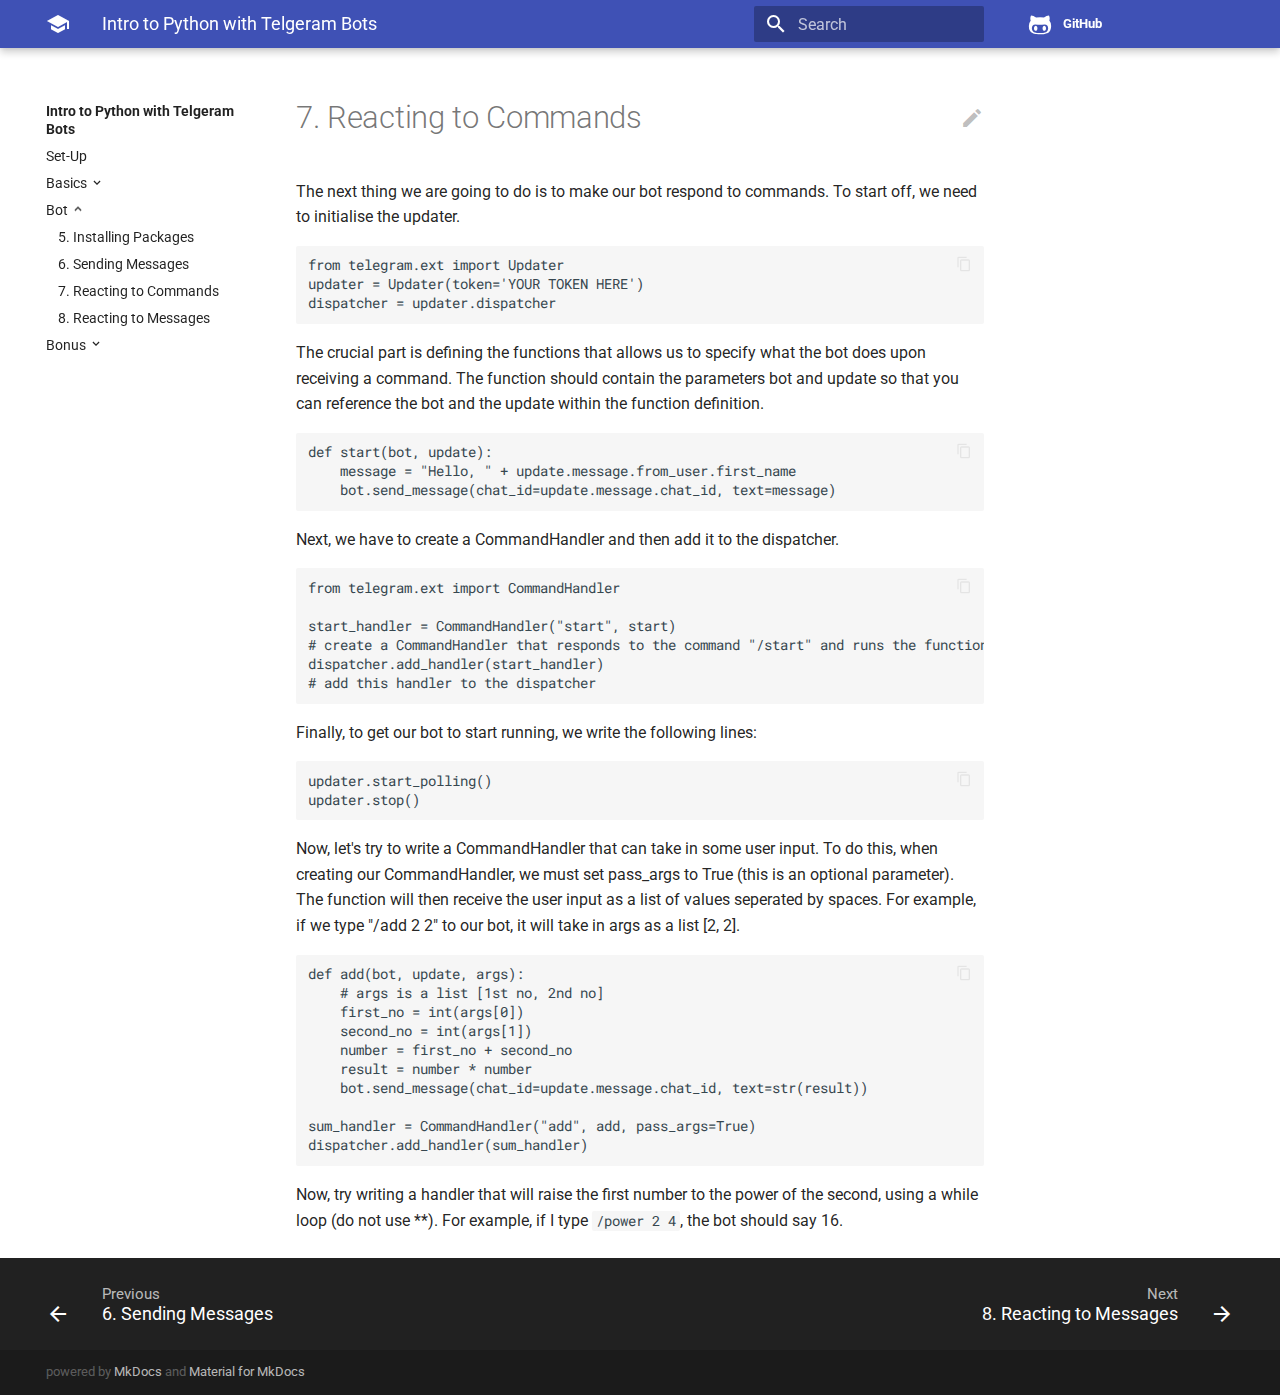
<file: 07-bot/index.html>
<!DOCTYPE html>
<html lang="en" class="no-js">
  <head>
    
      <meta charset="utf-8">
      <meta name="viewport" content="width=device-width,initial-scale=1">
      <meta http-equiv="x-ua-compatible" content="ie=edge">
      
      
        <link rel="canonical" href="https://usp-python.github.io/07-bot/">
      
      
      
        <meta name="lang:clipboard.copy" content="Copy to clipboard">
      
        <meta name="lang:clipboard.copied" content="Copied to clipboard">
      
        <meta name="lang:search.language" content="en">
      
        <meta name="lang:search.result.none" content="No matching documents">
      
        <meta name="lang:search.result.one" content="1 matching document">
      
        <meta name="lang:search.result.other" content="# matching documents">
      
        <meta name="lang:search.tokenizer" content="[\s\-]+">
      
      <link rel="shortcut icon" href="../assets/images/favicon.png">
      <meta name="generator" content="mkdocs-0.17.2, mkdocs-material-2.5.1">
    
    
      
        <title>7. Reacting to Commands - Intro to Python with Telgeram Bots</title>
      
    
    
      <link rel="stylesheet" href="../assets/stylesheets/application.aa3de92b.css">
      
    
    
      <script src="../assets/javascripts/modernizr.1aa3b519.js"></script>
    
    
      
        <link rel="stylesheet" href="https://fonts.googleapis.com/css?family=Roboto:300,400,400i,700|Roboto+Mono">
        <style>body,input{font-family:"Roboto","Helvetica Neue",Helvetica,Arial,sans-serif}code,kbd,pre{font-family:"Roboto Mono","Courier New",Courier,monospace}</style>
      
      <link rel="stylesheet" href="https://fonts.googleapis.com/icon?family=Material+Icons">
    
    
      <link rel="stylesheet" href="../css/style.css">
    
    
  </head>
  
  
    <body dir="ltr">
  
    <svg class="md-svg">
      <defs>
        
        
          <svg xmlns="http://www.w3.org/2000/svg" width="416" height="448" viewBox="0 0 416 448" id="github"><path fill="currentColor" d="M160 304q0 10-3.125 20.5t-10.75 19T128 352t-18.125-8.5-10.75-19T96 304t3.125-20.5 10.75-19T128 256t18.125 8.5 10.75 19T160 304zm160 0q0 10-3.125 20.5t-10.75 19T288 352t-18.125-8.5-10.75-19T256 304t3.125-20.5 10.75-19T288 256t18.125 8.5 10.75 19T320 304zm40 0q0-30-17.25-51T296 232q-10.25 0-48.75 5.25Q229.5 240 208 240t-39.25-2.75Q130.75 232 120 232q-29.5 0-46.75 21T56 304q0 22 8 38.375t20.25 25.75 30.5 15 35 7.375 37.25 1.75h42q20.5 0 37.25-1.75t35-7.375 30.5-15 20.25-25.75T360 304zm56-44q0 51.75-15.25 82.75-9.5 19.25-26.375 33.25t-35.25 21.5-42.5 11.875-42.875 5.5T212 416q-19.5 0-35.5-.75t-36.875-3.125-38.125-7.5-34.25-12.875T37 371.5t-21.5-28.75Q0 312 0 260q0-59.25 34-99-6.75-20.5-6.75-42.5 0-29 12.75-54.5 27 0 47.5 9.875t47.25 30.875Q171.5 96 212 96q37 0 70 8 26.25-20.5 46.75-30.25T376 64q12.75 25.5 12.75 54.5 0 21.75-6.75 42 34 40 34 99.5z"/></svg>
        
      </defs>
    </svg>
    <input class="md-toggle" data-md-toggle="drawer" type="checkbox" id="drawer">
    <input class="md-toggle" data-md-toggle="search" type="checkbox" id="search">
    <label class="md-overlay" data-md-component="overlay" for="drawer"></label>
    
    
      <header class="md-header" data-md-component="header">
  <nav class="md-header-nav md-grid">
    <div class="md-flex">
      <div class="md-flex__cell md-flex__cell--shrink">
        <a href="https://usp-python.github.io/" title="Intro to Python with Telgeram Bots" class="md-header-nav__button md-logo">
          
            <i class="md-icon"></i>
          
        </a>
      </div>
      <div class="md-flex__cell md-flex__cell--shrink">
        <label class="md-icon md-icon--menu md-header-nav__button" for="drawer"></label>
      </div>
      <div class="md-flex__cell md-flex__cell--stretch">
        <div class="md-flex__ellipsis md-header-nav__title" data-md-component="title">
          
            
              <span class="md-header-nav__topic">
                Intro to Python with Telgeram Bots
              </span>
              <span class="md-header-nav__topic">
                7. Reacting to Commands
              </span>
            
          
        </div>
      </div>
      <div class="md-flex__cell md-flex__cell--shrink">
        
          
            <label class="md-icon md-icon--search md-header-nav__button" for="search"></label>
            
<div class="md-search" data-md-component="search" role="dialog">
  <label class="md-search__overlay" for="search"></label>
  <div class="md-search__inner" role="search">
    <form class="md-search__form" name="search">
      <input type="text" class="md-search__input" name="query" placeholder="Search" autocapitalize="off" autocorrect="off" autocomplete="off" spellcheck="false" data-md-component="query" data-md-state="active">
      <label class="md-icon md-search__icon" for="search"></label>
      <button type="reset" class="md-icon md-search__icon" data-md-component="reset" tabindex="-1">
        &#xE5CD;
      </button>
    </form>
    <div class="md-search__output">
      <div class="md-search__scrollwrap" data-md-scrollfix>
        <div class="md-search-result" data-md-component="result">
          <div class="md-search-result__meta">
            Type to start searching
          </div>
          <ol class="md-search-result__list"></ol>
        </div>
      </div>
    </div>
  </div>
</div>
          
        
      </div>
      
        <div class="md-flex__cell md-flex__cell--shrink">
          <div class="md-header-nav__source">
            


  


  <a href="https://github.com/USP-Python/USP-Python.github.io/" title="Go to repository" class="md-source" data-md-source="github">
    
      <div class="md-source__icon">
        <svg viewBox="0 0 24 24" width="24" height="24">
          <use xlink:href="#github" width="24" height="24"></use>
        </svg>
      </div>
    
    <div class="md-source__repository">
      GitHub
    </div>
  </a>

          </div>
        </div>
      
    </div>
  </nav>
</header>
    
    <div class="md-container">
      
        
      
      
      <main class="md-main">
        <div class="md-main__inner md-grid" data-md-component="container">
          
            
              <div class="md-sidebar md-sidebar--primary" data-md-component="navigation">
                <div class="md-sidebar__scrollwrap">
                  <div class="md-sidebar__inner">
                    <nav class="md-nav md-nav--primary" data-md-level="0">
  <label class="md-nav__title md-nav__title--site" for="drawer">
    <span class="md-nav__button md-logo">
      
        <i class="md-icon"></i>
      
    </span>
    Intro to Python with Telgeram Bots
  </label>
  
    <div class="md-nav__source">
      


  


  <a href="https://github.com/USP-Python/USP-Python.github.io/" title="Go to repository" class="md-source" data-md-source="github">
    
      <div class="md-source__icon">
        <svg viewBox="0 0 24 24" width="24" height="24">
          <use xlink:href="#github" width="24" height="24"></use>
        </svg>
      </div>
    
    <div class="md-source__repository">
      GitHub
    </div>
  </a>

    </div>
  
  <ul class="md-nav__list" data-md-scrollfix>
    
      
      
      


  <li class="md-nav__item">
    <a href=".." title="Set-Up" class="md-nav__link">
      Set-Up
    </a>
  </li>

    
      
      
      


  <li class="md-nav__item md-nav__item--nested">
    
      <input class="md-toggle md-nav__toggle" data-md-toggle="nav-2" type="checkbox" id="nav-2">
    
    <label class="md-nav__link" for="nav-2">
      Basics
    </label>
    <nav class="md-nav" data-md-component="collapsible" data-md-level="1">
      <label class="md-nav__title" for="nav-2">
        Basics
      </label>
      <ul class="md-nav__list" data-md-scrollfix>
        
        
          
          
          


  <li class="md-nav__item">
    <a href="../01-basics/" title="1. Data Types, Operations, and Variables" class="md-nav__link">
      1. Data Types, Operations, and Variables
    </a>
  </li>

        
          
          
          


  <li class="md-nav__item">
    <a href="../02-basics/" title="2. Data Structures" class="md-nav__link">
      2. Data Structures
    </a>
  </li>

        
          
          
          


  <li class="md-nav__item">
    <a href="../03-basics/" title="3. Control Flow" class="md-nav__link">
      3. Control Flow
    </a>
  </li>

        
          
          
          


  <li class="md-nav__item">
    <a href="../04-basics/" title="4. Functions" class="md-nav__link">
      4. Functions
    </a>
  </li>

        
      </ul>
    </nav>
  </li>

    
      
      
      

  


  <li class="md-nav__item md-nav__item--active md-nav__item--nested">
    
      <input class="md-toggle md-nav__toggle" data-md-toggle="nav-3" type="checkbox" id="nav-3" checked>
    
    <label class="md-nav__link" for="nav-3">
      Bot
    </label>
    <nav class="md-nav" data-md-component="collapsible" data-md-level="1">
      <label class="md-nav__title" for="nav-3">
        Bot
      </label>
      <ul class="md-nav__list" data-md-scrollfix>
        
        
          
          
          


  <li class="md-nav__item">
    <a href="../05-bot/" title="5. Installing Packages" class="md-nav__link">
      5. Installing Packages
    </a>
  </li>

        
          
          
          


  <li class="md-nav__item">
    <a href="../06-bot/" title="6. Sending Messages" class="md-nav__link">
      6. Sending Messages
    </a>
  </li>

        
          
          
          

  


  <li class="md-nav__item md-nav__item--active">
    
    <input class="md-toggle md-nav__toggle" data-md-toggle="toc" type="checkbox" id="toc">
    
    
    <a href="./" title="7. Reacting to Commands" class="md-nav__link md-nav__link--active">
      7. Reacting to Commands
    </a>
    
  </li>

        
          
          
          


  <li class="md-nav__item">
    <a href="../08-bot/" title="8. Reacting to Messages" class="md-nav__link">
      8. Reacting to Messages
    </a>
  </li>

        
      </ul>
    </nav>
  </li>

    
      
      
      


  <li class="md-nav__item md-nav__item--nested">
    
      <input class="md-toggle md-nav__toggle" data-md-toggle="nav-4" type="checkbox" id="nav-4">
    
    <label class="md-nav__link" for="nav-4">
      Bonus
    </label>
    <nav class="md-nav" data-md-component="collapsible" data-md-level="1">
      <label class="md-nav__title" for="nav-4">
        Bonus
      </label>
      <ul class="md-nav__list" data-md-scrollfix>
        
        
          
          
          


  <li class="md-nav__item">
    <a href="../09-bonus/" title="9. How to Google" class="md-nav__link">
      9. How to Google
    </a>
  </li>

        
      </ul>
    </nav>
  </li>

    
  </ul>
</nav>
                  </div>
                </div>
              </div>
            
            
          
          <div class="md-content">
            <article class="md-content__inner md-typeset">
              
                
                  <a href="https://github.com/USP-Python/USP-Python.github.io/edit/master/docs/07-bot.md" title="Edit this page" class="md-icon md-content__icon">&#xE3C9;</a>
                
                
                  <h1>7. Reacting to Commands</h1>
                
                <p>The next thing we are going to do is to make our bot respond to commands. To start off, we need to initialise the updater. </p>
<pre><code class="python">from telegram.ext import Updater
updater = Updater(token='YOUR TOKEN HERE')
dispatcher = updater.dispatcher
</code></pre>

<p>The crucial part is defining the functions that allows us to specify what the bot does upon receiving a command. 
The function should contain the parameters bot and update so that you can reference the bot and the update within the function definition. </p>
<pre><code class="python">def start(bot, update):
    message = &quot;Hello, &quot; + update.message.from_user.first_name
    bot.send_message(chat_id=update.message.chat_id, text=message)
</code></pre>

<p>Next, we have to create a CommandHandler and then add it to the dispatcher. </p>
<pre><code class="python">from telegram.ext import CommandHandler

start_handler = CommandHandler(&quot;start&quot;, start)
# create a CommandHandler that responds to the command &quot;/start&quot; and runs the function start
dispatcher.add_handler(start_handler)
# add this handler to the dispatcher
</code></pre>

<p>Finally, to get our bot to start running, we write the following lines:</p>
<pre><code class="python">updater.start_polling()
updater.stop()
</code></pre>

<p>Now, let's try to write a CommandHandler that can take in some user input. To do this, when creating our CommandHandler, we must set pass_args to True (this is an optional parameter).
The function will then receive the user input as a list of values seperated by spaces. For example, if we type "/add 2 2" to our bot, it will take in args as a list [2, 2]. </p>
<pre><code class="python">def add(bot, update, args):
    # args is a list [1st no, 2nd no]
    first_no = int(args[0])
    second_no = int(args[1])
    number = first_no + second_no
    result = number * number
    bot.send_message(chat_id=update.message.chat_id, text=str(result))

sum_handler = CommandHandler(&quot;add&quot;, add, pass_args=True)
dispatcher.add_handler(sum_handler)
</code></pre>

<p>Now, try writing a handler that will raise the first number to the power of the second, using a while loop (do not use **). For example, if I type <code>/power 2 4</code>, the bot should say 16. </p>
                
                  
                
              
              
                
              
            </article>
          </div>
        </div>
      </main>
      
        
<footer class="md-footer">
  
    <div class="md-footer-nav">
      <nav class="md-footer-nav__inner md-grid">
        
          <a href="../06-bot/" title="6. Sending Messages" class="md-flex md-footer-nav__link md-footer-nav__link--prev" rel="prev">
            <div class="md-flex__cell md-flex__cell--shrink">
              <i class="md-icon md-icon--arrow-back md-footer-nav__button"></i>
            </div>
            <div class="md-flex__cell md-flex__cell--stretch md-footer-nav__title">
              <span class="md-flex__ellipsis">
                <span class="md-footer-nav__direction">
                  Previous
                </span>
                6. Sending Messages
              </span>
            </div>
          </a>
        
        
          <a href="../08-bot/" title="8. Reacting to Messages" class="md-flex md-footer-nav__link md-footer-nav__link--next" rel="next">
            <div class="md-flex__cell md-flex__cell--stretch md-footer-nav__title">
              <span class="md-flex__ellipsis">
                <span class="md-footer-nav__direction">
                  Next
                </span>
                8. Reacting to Messages
              </span>
            </div>
            <div class="md-flex__cell md-flex__cell--shrink">
              <i class="md-icon md-icon--arrow-forward md-footer-nav__button"></i>
            </div>
          </a>
        
      </nav>
    </div>
  
  <div class="md-footer-meta md-typeset">
    <div class="md-footer-meta__inner md-grid">
      <div class="md-footer-copyright">
        
        powered by
        <a href="http://www.mkdocs.org">MkDocs</a>
        and
        <a href="https://squidfunk.github.io/mkdocs-material/">
          Material for MkDocs</a>
      </div>
      
        
      
    </div>
  </div>
</footer>
      
    </div>
    
      <script src="../assets/javascripts/application.ed2cc613.js"></script>
      
      <script>app.initialize({version:"0.17.2",url:{base:".."}})</script>
      
        <script src="../js/jquery-3.3.1.min.js"></script>
      
        <script src="../js/lib.js"></script>
      
    
    
      
        <script>!function(e,a,t,n,o,c,i){e.GoogleAnalyticsObject=o,e.ga=e.ga||function(){(e.ga.q=e.ga.q||[]).push(arguments)},e.ga.l=1*new Date,c=a.createElement(t),i=a.getElementsByTagName(t)[0],c.async=1,c.src="https://www.google-analytics.com/analytics.js",i.parentNode.insertBefore(c,i)}(window,document,"script",0,"ga"),ga("create","UA-113561366-1","usp-python.github.io"),ga("set","anonymizeIp",!0),ga("send","pageview");var links=document.getElementsByTagName("a");Array.prototype.map.call(links,function(e){e.host!=document.location.host&&e.addEventListener("click",function(){var a=e.getAttribute("data-md-action")||"follow";ga("send","event","outbound",a,e.href)})});var query=document.forms.search.query;query.addEventListener("blur",function(){if(this.value){var e=document.location.pathname;ga("send","pageview",e+"?q="+this.value)}})</script>
      
    
  </body>
</html>
</file>
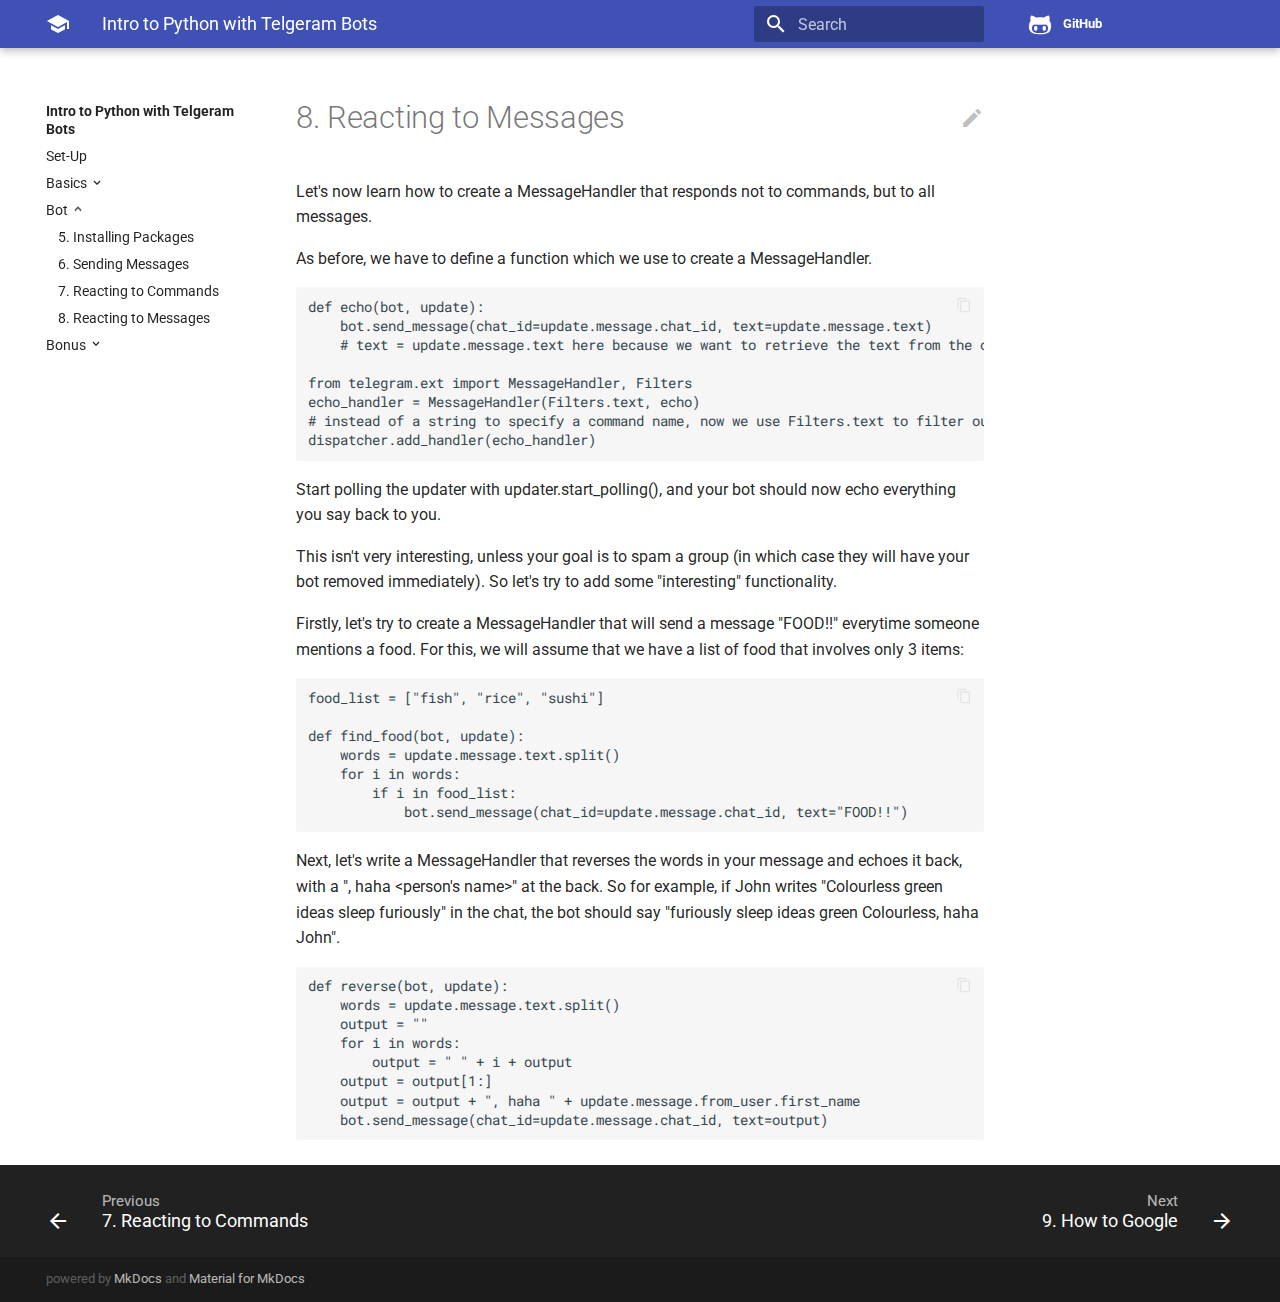
<file: 08-bot/index.html>
<!DOCTYPE html>
<html lang="en" class="no-js">
  <head>
    
      <meta charset="utf-8">
      <meta name="viewport" content="width=device-width,initial-scale=1">
      <meta http-equiv="x-ua-compatible" content="ie=edge">
      
      
        <link rel="canonical" href="https://usp-python.github.io/08-bot/">
      
      
      
        <meta name="lang:clipboard.copy" content="Copy to clipboard">
      
        <meta name="lang:clipboard.copied" content="Copied to clipboard">
      
        <meta name="lang:search.language" content="en">
      
        <meta name="lang:search.result.none" content="No matching documents">
      
        <meta name="lang:search.result.one" content="1 matching document">
      
        <meta name="lang:search.result.other" content="# matching documents">
      
        <meta name="lang:search.tokenizer" content="[\s\-]+">
      
      <link rel="shortcut icon" href="../assets/images/favicon.png">
      <meta name="generator" content="mkdocs-0.17.2, mkdocs-material-2.5.1">
    
    
      
        <title>8. Reacting to Messages - Intro to Python with Telgeram Bots</title>
      
    
    
      <link rel="stylesheet" href="../assets/stylesheets/application.aa3de92b.css">
      
    
    
      <script src="../assets/javascripts/modernizr.1aa3b519.js"></script>
    
    
      
        <link rel="stylesheet" href="https://fonts.googleapis.com/css?family=Roboto:300,400,400i,700|Roboto+Mono">
        <style>body,input{font-family:"Roboto","Helvetica Neue",Helvetica,Arial,sans-serif}code,kbd,pre{font-family:"Roboto Mono","Courier New",Courier,monospace}</style>
      
      <link rel="stylesheet" href="https://fonts.googleapis.com/icon?family=Material+Icons">
    
    
      <link rel="stylesheet" href="../css/style.css">
    
    
  </head>
  
  
    <body dir="ltr">
  
    <svg class="md-svg">
      <defs>
        
        
          <svg xmlns="http://www.w3.org/2000/svg" width="416" height="448" viewBox="0 0 416 448" id="github"><path fill="currentColor" d="M160 304q0 10-3.125 20.5t-10.75 19T128 352t-18.125-8.5-10.75-19T96 304t3.125-20.5 10.75-19T128 256t18.125 8.5 10.75 19T160 304zm160 0q0 10-3.125 20.5t-10.75 19T288 352t-18.125-8.5-10.75-19T256 304t3.125-20.5 10.75-19T288 256t18.125 8.5 10.75 19T320 304zm40 0q0-30-17.25-51T296 232q-10.25 0-48.75 5.25Q229.5 240 208 240t-39.25-2.75Q130.75 232 120 232q-29.5 0-46.75 21T56 304q0 22 8 38.375t20.25 25.75 30.5 15 35 7.375 37.25 1.75h42q20.5 0 37.25-1.75t35-7.375 30.5-15 20.25-25.75T360 304zm56-44q0 51.75-15.25 82.75-9.5 19.25-26.375 33.25t-35.25 21.5-42.5 11.875-42.875 5.5T212 416q-19.5 0-35.5-.75t-36.875-3.125-38.125-7.5-34.25-12.875T37 371.5t-21.5-28.75Q0 312 0 260q0-59.25 34-99-6.75-20.5-6.75-42.5 0-29 12.75-54.5 27 0 47.5 9.875t47.25 30.875Q171.5 96 212 96q37 0 70 8 26.25-20.5 46.75-30.25T376 64q12.75 25.5 12.75 54.5 0 21.75-6.75 42 34 40 34 99.5z"/></svg>
        
      </defs>
    </svg>
    <input class="md-toggle" data-md-toggle="drawer" type="checkbox" id="drawer">
    <input class="md-toggle" data-md-toggle="search" type="checkbox" id="search">
    <label class="md-overlay" data-md-component="overlay" for="drawer"></label>
    
    
      <header class="md-header" data-md-component="header">
  <nav class="md-header-nav md-grid">
    <div class="md-flex">
      <div class="md-flex__cell md-flex__cell--shrink">
        <a href="https://usp-python.github.io/" title="Intro to Python with Telgeram Bots" class="md-header-nav__button md-logo">
          
            <i class="md-icon"></i>
          
        </a>
      </div>
      <div class="md-flex__cell md-flex__cell--shrink">
        <label class="md-icon md-icon--menu md-header-nav__button" for="drawer"></label>
      </div>
      <div class="md-flex__cell md-flex__cell--stretch">
        <div class="md-flex__ellipsis md-header-nav__title" data-md-component="title">
          
            
              <span class="md-header-nav__topic">
                Intro to Python with Telgeram Bots
              </span>
              <span class="md-header-nav__topic">
                8. Reacting to Messages
              </span>
            
          
        </div>
      </div>
      <div class="md-flex__cell md-flex__cell--shrink">
        
          
            <label class="md-icon md-icon--search md-header-nav__button" for="search"></label>
            
<div class="md-search" data-md-component="search" role="dialog">
  <label class="md-search__overlay" for="search"></label>
  <div class="md-search__inner" role="search">
    <form class="md-search__form" name="search">
      <input type="text" class="md-search__input" name="query" placeholder="Search" autocapitalize="off" autocorrect="off" autocomplete="off" spellcheck="false" data-md-component="query" data-md-state="active">
      <label class="md-icon md-search__icon" for="search"></label>
      <button type="reset" class="md-icon md-search__icon" data-md-component="reset" tabindex="-1">
        &#xE5CD;
      </button>
    </form>
    <div class="md-search__output">
      <div class="md-search__scrollwrap" data-md-scrollfix>
        <div class="md-search-result" data-md-component="result">
          <div class="md-search-result__meta">
            Type to start searching
          </div>
          <ol class="md-search-result__list"></ol>
        </div>
      </div>
    </div>
  </div>
</div>
          
        
      </div>
      
        <div class="md-flex__cell md-flex__cell--shrink">
          <div class="md-header-nav__source">
            


  


  <a href="https://github.com/USP-Python/USP-Python.github.io/" title="Go to repository" class="md-source" data-md-source="github">
    
      <div class="md-source__icon">
        <svg viewBox="0 0 24 24" width="24" height="24">
          <use xlink:href="#github" width="24" height="24"></use>
        </svg>
      </div>
    
    <div class="md-source__repository">
      GitHub
    </div>
  </a>

          </div>
        </div>
      
    </div>
  </nav>
</header>
    
    <div class="md-container">
      
        
      
      
      <main class="md-main">
        <div class="md-main__inner md-grid" data-md-component="container">
          
            
              <div class="md-sidebar md-sidebar--primary" data-md-component="navigation">
                <div class="md-sidebar__scrollwrap">
                  <div class="md-sidebar__inner">
                    <nav class="md-nav md-nav--primary" data-md-level="0">
  <label class="md-nav__title md-nav__title--site" for="drawer">
    <span class="md-nav__button md-logo">
      
        <i class="md-icon"></i>
      
    </span>
    Intro to Python with Telgeram Bots
  </label>
  
    <div class="md-nav__source">
      


  


  <a href="https://github.com/USP-Python/USP-Python.github.io/" title="Go to repository" class="md-source" data-md-source="github">
    
      <div class="md-source__icon">
        <svg viewBox="0 0 24 24" width="24" height="24">
          <use xlink:href="#github" width="24" height="24"></use>
        </svg>
      </div>
    
    <div class="md-source__repository">
      GitHub
    </div>
  </a>

    </div>
  
  <ul class="md-nav__list" data-md-scrollfix>
    
      
      
      


  <li class="md-nav__item">
    <a href=".." title="Set-Up" class="md-nav__link">
      Set-Up
    </a>
  </li>

    
      
      
      


  <li class="md-nav__item md-nav__item--nested">
    
      <input class="md-toggle md-nav__toggle" data-md-toggle="nav-2" type="checkbox" id="nav-2">
    
    <label class="md-nav__link" for="nav-2">
      Basics
    </label>
    <nav class="md-nav" data-md-component="collapsible" data-md-level="1">
      <label class="md-nav__title" for="nav-2">
        Basics
      </label>
      <ul class="md-nav__list" data-md-scrollfix>
        
        
          
          
          


  <li class="md-nav__item">
    <a href="../01-basics/" title="1. Data Types, Operations, and Variables" class="md-nav__link">
      1. Data Types, Operations, and Variables
    </a>
  </li>

        
          
          
          


  <li class="md-nav__item">
    <a href="../02-basics/" title="2. Data Structures" class="md-nav__link">
      2. Data Structures
    </a>
  </li>

        
          
          
          


  <li class="md-nav__item">
    <a href="../03-basics/" title="3. Control Flow" class="md-nav__link">
      3. Control Flow
    </a>
  </li>

        
          
          
          


  <li class="md-nav__item">
    <a href="../04-basics/" title="4. Functions" class="md-nav__link">
      4. Functions
    </a>
  </li>

        
      </ul>
    </nav>
  </li>

    
      
      
      

  


  <li class="md-nav__item md-nav__item--active md-nav__item--nested">
    
      <input class="md-toggle md-nav__toggle" data-md-toggle="nav-3" type="checkbox" id="nav-3" checked>
    
    <label class="md-nav__link" for="nav-3">
      Bot
    </label>
    <nav class="md-nav" data-md-component="collapsible" data-md-level="1">
      <label class="md-nav__title" for="nav-3">
        Bot
      </label>
      <ul class="md-nav__list" data-md-scrollfix>
        
        
          
          
          


  <li class="md-nav__item">
    <a href="../05-bot/" title="5. Installing Packages" class="md-nav__link">
      5. Installing Packages
    </a>
  </li>

        
          
          
          


  <li class="md-nav__item">
    <a href="../06-bot/" title="6. Sending Messages" class="md-nav__link">
      6. Sending Messages
    </a>
  </li>

        
          
          
          


  <li class="md-nav__item">
    <a href="../07-bot/" title="7. Reacting to Commands" class="md-nav__link">
      7. Reacting to Commands
    </a>
  </li>

        
          
          
          

  


  <li class="md-nav__item md-nav__item--active">
    
    <input class="md-toggle md-nav__toggle" data-md-toggle="toc" type="checkbox" id="toc">
    
    
    <a href="./" title="8. Reacting to Messages" class="md-nav__link md-nav__link--active">
      8. Reacting to Messages
    </a>
    
  </li>

        
      </ul>
    </nav>
  </li>

    
      
      
      


  <li class="md-nav__item md-nav__item--nested">
    
      <input class="md-toggle md-nav__toggle" data-md-toggle="nav-4" type="checkbox" id="nav-4">
    
    <label class="md-nav__link" for="nav-4">
      Bonus
    </label>
    <nav class="md-nav" data-md-component="collapsible" data-md-level="1">
      <label class="md-nav__title" for="nav-4">
        Bonus
      </label>
      <ul class="md-nav__list" data-md-scrollfix>
        
        
          
          
          


  <li class="md-nav__item">
    <a href="../09-bonus/" title="9. How to Google" class="md-nav__link">
      9. How to Google
    </a>
  </li>

        
      </ul>
    </nav>
  </li>

    
  </ul>
</nav>
                  </div>
                </div>
              </div>
            
            
          
          <div class="md-content">
            <article class="md-content__inner md-typeset">
              
                
                  <a href="https://github.com/USP-Python/USP-Python.github.io/edit/master/docs/08-bot.md" title="Edit this page" class="md-icon md-content__icon">&#xE3C9;</a>
                
                
                  <h1>8. Reacting to Messages</h1>
                
                <p>Let's now learn how to create a MessageHandler that responds not to commands, but to all messages.</p>
<p>As before, we have to define a function which we use to create a MessageHandler. </p>
<pre><code class="python">def echo(bot, update):
    bot.send_message(chat_id=update.message.chat_id, text=update.message.text)
    # text = update.message.text here because we want to retrieve the text from the original message and send the same thing back

from telegram.ext import MessageHandler, Filters
echo_handler = MessageHandler(Filters.text, echo)
# instead of a string to specify a command name, now we use Filters.text to filter out all text based messages
dispatcher.add_handler(echo_handler)
</code></pre>

<p>Start polling the updater with updater.start_polling(), and your bot should now echo everything you say back to you.</p>
<p>This isn't very interesting, unless your goal is to spam a group (in which case they will have your bot removed immediately). 
So let's try to add some "interesting" functionality.</p>
<p>Firstly, let's try to create a MessageHandler that will send a message "FOOD!!" everytime someone mentions a food. For this, we will assume that we have a list of food that involves only 3 items:</p>
<pre><code class="python">food_list = [&quot;fish&quot;, &quot;rice&quot;, &quot;sushi&quot;]

def find_food(bot, update):
    words = update.message.text.split()
    for i in words:
        if i in food_list:
            bot.send_message(chat_id=update.message.chat_id, text=&quot;FOOD!!&quot;)
</code></pre>

<p>Next, let's write a MessageHandler that reverses the words in your message and echoes it back, with a ", haha &lt;person's name&gt;" at the back. So for example, if John writes "Colourless green ideas sleep furiously" in the chat, the bot should say "furiously sleep ideas green Colourless, haha John".</p>
<pre><code class="python">def reverse(bot, update):
    words = update.message.text.split()
    output = &quot;&quot;
    for i in words:
        output = &quot; &quot; + i + output
    output = output[1:]
    output = output + &quot;, haha &quot; + update.message.from_user.first_name
    bot.send_message(chat_id=update.message.chat_id, text=output)
</code></pre>
                
                  
                
              
              
                
              
            </article>
          </div>
        </div>
      </main>
      
        
<footer class="md-footer">
  
    <div class="md-footer-nav">
      <nav class="md-footer-nav__inner md-grid">
        
          <a href="../07-bot/" title="7. Reacting to Commands" class="md-flex md-footer-nav__link md-footer-nav__link--prev" rel="prev">
            <div class="md-flex__cell md-flex__cell--shrink">
              <i class="md-icon md-icon--arrow-back md-footer-nav__button"></i>
            </div>
            <div class="md-flex__cell md-flex__cell--stretch md-footer-nav__title">
              <span class="md-flex__ellipsis">
                <span class="md-footer-nav__direction">
                  Previous
                </span>
                7. Reacting to Commands
              </span>
            </div>
          </a>
        
        
          <a href="../09-bonus/" title="9. How to Google" class="md-flex md-footer-nav__link md-footer-nav__link--next" rel="next">
            <div class="md-flex__cell md-flex__cell--stretch md-footer-nav__title">
              <span class="md-flex__ellipsis">
                <span class="md-footer-nav__direction">
                  Next
                </span>
                9. How to Google
              </span>
            </div>
            <div class="md-flex__cell md-flex__cell--shrink">
              <i class="md-icon md-icon--arrow-forward md-footer-nav__button"></i>
            </div>
          </a>
        
      </nav>
    </div>
  
  <div class="md-footer-meta md-typeset">
    <div class="md-footer-meta__inner md-grid">
      <div class="md-footer-copyright">
        
        powered by
        <a href="http://www.mkdocs.org">MkDocs</a>
        and
        <a href="https://squidfunk.github.io/mkdocs-material/">
          Material for MkDocs</a>
      </div>
      
        
      
    </div>
  </div>
</footer>
      
    </div>
    
      <script src="../assets/javascripts/application.ed2cc613.js"></script>
      
      <script>app.initialize({version:"0.17.2",url:{base:".."}})</script>
      
        <script src="../js/jquery-3.3.1.min.js"></script>
      
        <script src="../js/lib.js"></script>
      
    
    
      
        <script>!function(e,a,t,n,o,c,i){e.GoogleAnalyticsObject=o,e.ga=e.ga||function(){(e.ga.q=e.ga.q||[]).push(arguments)},e.ga.l=1*new Date,c=a.createElement(t),i=a.getElementsByTagName(t)[0],c.async=1,c.src="https://www.google-analytics.com/analytics.js",i.parentNode.insertBefore(c,i)}(window,document,"script",0,"ga"),ga("create","UA-113561366-1","usp-python.github.io"),ga("set","anonymizeIp",!0),ga("send","pageview");var links=document.getElementsByTagName("a");Array.prototype.map.call(links,function(e){e.host!=document.location.host&&e.addEventListener("click",function(){var a=e.getAttribute("data-md-action")||"follow";ga("send","event","outbound",a,e.href)})});var query=document.forms.search.query;query.addEventListener("blur",function(){if(this.value){var e=document.location.pathname;ga("send","pageview",e+"?q="+this.value)}})</script>
      
    
  </body>
</html>
</file>
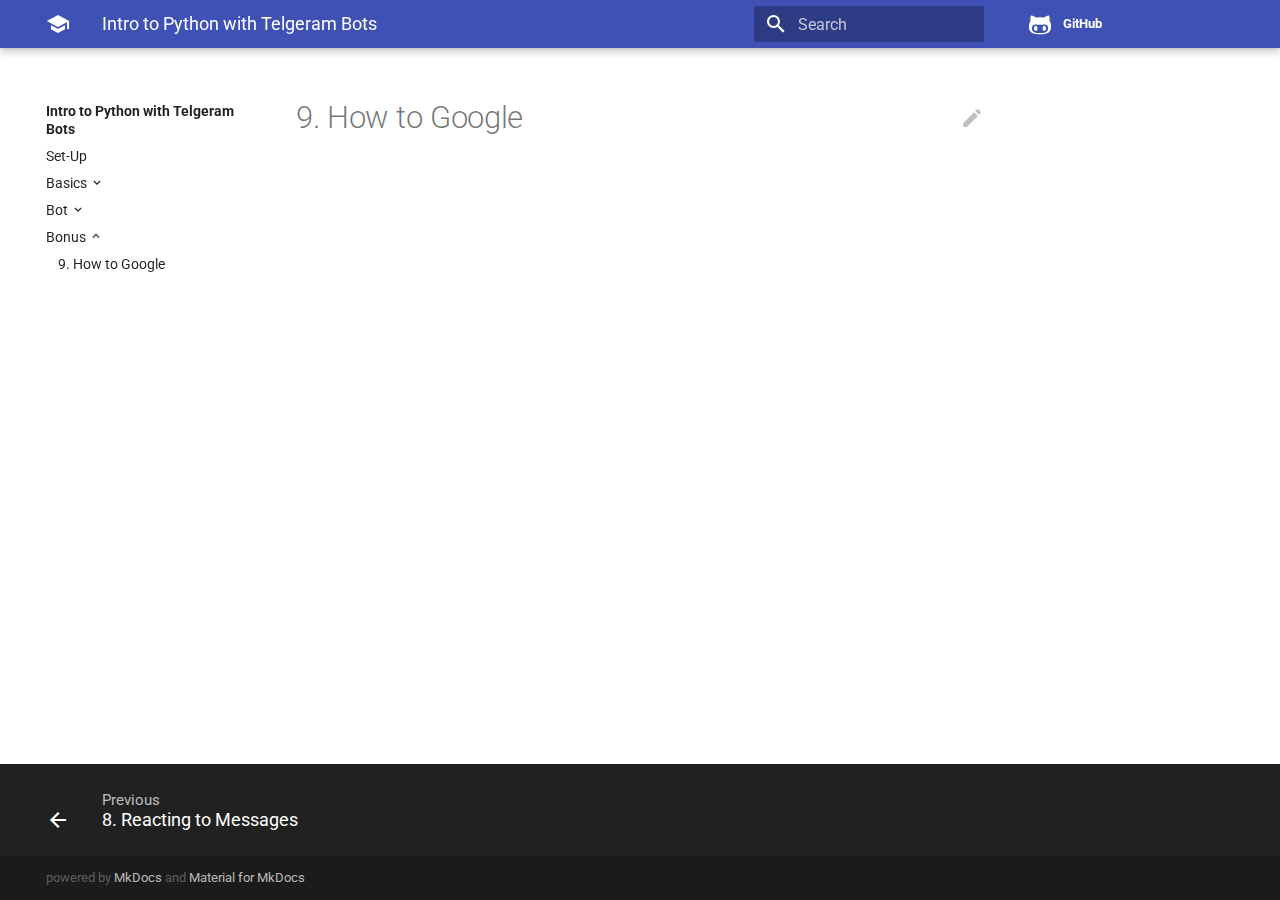
<file: 09-bonus/index.html>
<!DOCTYPE html>
<html lang="en" class="no-js">
  <head>
    
      <meta charset="utf-8">
      <meta name="viewport" content="width=device-width,initial-scale=1">
      <meta http-equiv="x-ua-compatible" content="ie=edge">
      
      
        <link rel="canonical" href="https://usp-python.github.io/09-bonus/">
      
      
      
        <meta name="lang:clipboard.copy" content="Copy to clipboard">
      
        <meta name="lang:clipboard.copied" content="Copied to clipboard">
      
        <meta name="lang:search.language" content="en">
      
        <meta name="lang:search.result.none" content="No matching documents">
      
        <meta name="lang:search.result.one" content="1 matching document">
      
        <meta name="lang:search.result.other" content="# matching documents">
      
        <meta name="lang:search.tokenizer" content="[\s\-]+">
      
      <link rel="shortcut icon" href="../assets/images/favicon.png">
      <meta name="generator" content="mkdocs-0.17.2, mkdocs-material-2.5.1">
    
    
      
        <title>9. How to Google - Intro to Python with Telgeram Bots</title>
      
    
    
      <link rel="stylesheet" href="../assets/stylesheets/application.aa3de92b.css">
      
    
    
      <script src="../assets/javascripts/modernizr.1aa3b519.js"></script>
    
    
      
        <link rel="stylesheet" href="https://fonts.googleapis.com/css?family=Roboto:300,400,400i,700|Roboto+Mono">
        <style>body,input{font-family:"Roboto","Helvetica Neue",Helvetica,Arial,sans-serif}code,kbd,pre{font-family:"Roboto Mono","Courier New",Courier,monospace}</style>
      
      <link rel="stylesheet" href="https://fonts.googleapis.com/icon?family=Material+Icons">
    
    
      <link rel="stylesheet" href="../css/style.css">
    
    
  </head>
  
  
    <body dir="ltr">
  
    <svg class="md-svg">
      <defs>
        
        
          <svg xmlns="http://www.w3.org/2000/svg" width="416" height="448" viewBox="0 0 416 448" id="github"><path fill="currentColor" d="M160 304q0 10-3.125 20.5t-10.75 19T128 352t-18.125-8.5-10.75-19T96 304t3.125-20.5 10.75-19T128 256t18.125 8.5 10.75 19T160 304zm160 0q0 10-3.125 20.5t-10.75 19T288 352t-18.125-8.5-10.75-19T256 304t3.125-20.5 10.75-19T288 256t18.125 8.5 10.75 19T320 304zm40 0q0-30-17.25-51T296 232q-10.25 0-48.75 5.25Q229.5 240 208 240t-39.25-2.75Q130.75 232 120 232q-29.5 0-46.75 21T56 304q0 22 8 38.375t20.25 25.75 30.5 15 35 7.375 37.25 1.75h42q20.5 0 37.25-1.75t35-7.375 30.5-15 20.25-25.75T360 304zm56-44q0 51.75-15.25 82.75-9.5 19.25-26.375 33.25t-35.25 21.5-42.5 11.875-42.875 5.5T212 416q-19.5 0-35.5-.75t-36.875-3.125-38.125-7.5-34.25-12.875T37 371.5t-21.5-28.75Q0 312 0 260q0-59.25 34-99-6.75-20.5-6.75-42.5 0-29 12.75-54.5 27 0 47.5 9.875t47.25 30.875Q171.5 96 212 96q37 0 70 8 26.25-20.5 46.75-30.25T376 64q12.75 25.5 12.75 54.5 0 21.75-6.75 42 34 40 34 99.5z"/></svg>
        
      </defs>
    </svg>
    <input class="md-toggle" data-md-toggle="drawer" type="checkbox" id="drawer">
    <input class="md-toggle" data-md-toggle="search" type="checkbox" id="search">
    <label class="md-overlay" data-md-component="overlay" for="drawer"></label>
    
    
      <header class="md-header" data-md-component="header">
  <nav class="md-header-nav md-grid">
    <div class="md-flex">
      <div class="md-flex__cell md-flex__cell--shrink">
        <a href="https://usp-python.github.io/" title="Intro to Python with Telgeram Bots" class="md-header-nav__button md-logo">
          
            <i class="md-icon"></i>
          
        </a>
      </div>
      <div class="md-flex__cell md-flex__cell--shrink">
        <label class="md-icon md-icon--menu md-header-nav__button" for="drawer"></label>
      </div>
      <div class="md-flex__cell md-flex__cell--stretch">
        <div class="md-flex__ellipsis md-header-nav__title" data-md-component="title">
          
            
              <span class="md-header-nav__topic">
                Intro to Python with Telgeram Bots
              </span>
              <span class="md-header-nav__topic">
                9. How to Google
              </span>
            
          
        </div>
      </div>
      <div class="md-flex__cell md-flex__cell--shrink">
        
          
            <label class="md-icon md-icon--search md-header-nav__button" for="search"></label>
            
<div class="md-search" data-md-component="search" role="dialog">
  <label class="md-search__overlay" for="search"></label>
  <div class="md-search__inner" role="search">
    <form class="md-search__form" name="search">
      <input type="text" class="md-search__input" name="query" placeholder="Search" autocapitalize="off" autocorrect="off" autocomplete="off" spellcheck="false" data-md-component="query" data-md-state="active">
      <label class="md-icon md-search__icon" for="search"></label>
      <button type="reset" class="md-icon md-search__icon" data-md-component="reset" tabindex="-1">
        &#xE5CD;
      </button>
    </form>
    <div class="md-search__output">
      <div class="md-search__scrollwrap" data-md-scrollfix>
        <div class="md-search-result" data-md-component="result">
          <div class="md-search-result__meta">
            Type to start searching
          </div>
          <ol class="md-search-result__list"></ol>
        </div>
      </div>
    </div>
  </div>
</div>
          
        
      </div>
      
        <div class="md-flex__cell md-flex__cell--shrink">
          <div class="md-header-nav__source">
            


  


  <a href="https://github.com/USP-Python/USP-Python.github.io/" title="Go to repository" class="md-source" data-md-source="github">
    
      <div class="md-source__icon">
        <svg viewBox="0 0 24 24" width="24" height="24">
          <use xlink:href="#github" width="24" height="24"></use>
        </svg>
      </div>
    
    <div class="md-source__repository">
      GitHub
    </div>
  </a>

          </div>
        </div>
      
    </div>
  </nav>
</header>
    
    <div class="md-container">
      
        
      
      
      <main class="md-main">
        <div class="md-main__inner md-grid" data-md-component="container">
          
            
              <div class="md-sidebar md-sidebar--primary" data-md-component="navigation">
                <div class="md-sidebar__scrollwrap">
                  <div class="md-sidebar__inner">
                    <nav class="md-nav md-nav--primary" data-md-level="0">
  <label class="md-nav__title md-nav__title--site" for="drawer">
    <span class="md-nav__button md-logo">
      
        <i class="md-icon"></i>
      
    </span>
    Intro to Python with Telgeram Bots
  </label>
  
    <div class="md-nav__source">
      


  


  <a href="https://github.com/USP-Python/USP-Python.github.io/" title="Go to repository" class="md-source" data-md-source="github">
    
      <div class="md-source__icon">
        <svg viewBox="0 0 24 24" width="24" height="24">
          <use xlink:href="#github" width="24" height="24"></use>
        </svg>
      </div>
    
    <div class="md-source__repository">
      GitHub
    </div>
  </a>

    </div>
  
  <ul class="md-nav__list" data-md-scrollfix>
    
      
      
      


  <li class="md-nav__item">
    <a href=".." title="Set-Up" class="md-nav__link">
      Set-Up
    </a>
  </li>

    
      
      
      


  <li class="md-nav__item md-nav__item--nested">
    
      <input class="md-toggle md-nav__toggle" data-md-toggle="nav-2" type="checkbox" id="nav-2">
    
    <label class="md-nav__link" for="nav-2">
      Basics
    </label>
    <nav class="md-nav" data-md-component="collapsible" data-md-level="1">
      <label class="md-nav__title" for="nav-2">
        Basics
      </label>
      <ul class="md-nav__list" data-md-scrollfix>
        
        
          
          
          


  <li class="md-nav__item">
    <a href="../01-basics/" title="1. Data Types, Operations, and Variables" class="md-nav__link">
      1. Data Types, Operations, and Variables
    </a>
  </li>

        
          
          
          


  <li class="md-nav__item">
    <a href="../02-basics/" title="2. Data Structures" class="md-nav__link">
      2. Data Structures
    </a>
  </li>

        
          
          
          


  <li class="md-nav__item">
    <a href="../03-basics/" title="3. Control Flow" class="md-nav__link">
      3. Control Flow
    </a>
  </li>

        
          
          
          


  <li class="md-nav__item">
    <a href="../04-basics/" title="4. Functions" class="md-nav__link">
      4. Functions
    </a>
  </li>

        
      </ul>
    </nav>
  </li>

    
      
      
      


  <li class="md-nav__item md-nav__item--nested">
    
      <input class="md-toggle md-nav__toggle" data-md-toggle="nav-3" type="checkbox" id="nav-3">
    
    <label class="md-nav__link" for="nav-3">
      Bot
    </label>
    <nav class="md-nav" data-md-component="collapsible" data-md-level="1">
      <label class="md-nav__title" for="nav-3">
        Bot
      </label>
      <ul class="md-nav__list" data-md-scrollfix>
        
        
          
          
          


  <li class="md-nav__item">
    <a href="../05-bot/" title="5. Installing Packages" class="md-nav__link">
      5. Installing Packages
    </a>
  </li>

        
          
          
          


  <li class="md-nav__item">
    <a href="../06-bot/" title="6. Sending Messages" class="md-nav__link">
      6. Sending Messages
    </a>
  </li>

        
          
          
          


  <li class="md-nav__item">
    <a href="../07-bot/" title="7. Reacting to Commands" class="md-nav__link">
      7. Reacting to Commands
    </a>
  </li>

        
          
          
          


  <li class="md-nav__item">
    <a href="../08-bot/" title="8. Reacting to Messages" class="md-nav__link">
      8. Reacting to Messages
    </a>
  </li>

        
      </ul>
    </nav>
  </li>

    
      
      
      

  


  <li class="md-nav__item md-nav__item--active md-nav__item--nested">
    
      <input class="md-toggle md-nav__toggle" data-md-toggle="nav-4" type="checkbox" id="nav-4" checked>
    
    <label class="md-nav__link" for="nav-4">
      Bonus
    </label>
    <nav class="md-nav" data-md-component="collapsible" data-md-level="1">
      <label class="md-nav__title" for="nav-4">
        Bonus
      </label>
      <ul class="md-nav__list" data-md-scrollfix>
        
        
          
          
          

  


  <li class="md-nav__item md-nav__item--active">
    
    <input class="md-toggle md-nav__toggle" data-md-toggle="toc" type="checkbox" id="toc">
    
    
    <a href="./" title="9. How to Google" class="md-nav__link md-nav__link--active">
      9. How to Google
    </a>
    
  </li>

        
      </ul>
    </nav>
  </li>

    
  </ul>
</nav>
                  </div>
                </div>
              </div>
            
            
          
          <div class="md-content">
            <article class="md-content__inner md-typeset">
              
                
                  <a href="https://github.com/USP-Python/USP-Python.github.io/edit/master/docs/09-bonus.md" title="Edit this page" class="md-icon md-content__icon">&#xE3C9;</a>
                
                
                  <h1>9. How to Google</h1>
                
                
                
                  
                
              
              
                
              
            </article>
          </div>
        </div>
      </main>
      
        
<footer class="md-footer">
  
    <div class="md-footer-nav">
      <nav class="md-footer-nav__inner md-grid">
        
          <a href="../08-bot/" title="8. Reacting to Messages" class="md-flex md-footer-nav__link md-footer-nav__link--prev" rel="prev">
            <div class="md-flex__cell md-flex__cell--shrink">
              <i class="md-icon md-icon--arrow-back md-footer-nav__button"></i>
            </div>
            <div class="md-flex__cell md-flex__cell--stretch md-footer-nav__title">
              <span class="md-flex__ellipsis">
                <span class="md-footer-nav__direction">
                  Previous
                </span>
                8. Reacting to Messages
              </span>
            </div>
          </a>
        
        
      </nav>
    </div>
  
  <div class="md-footer-meta md-typeset">
    <div class="md-footer-meta__inner md-grid">
      <div class="md-footer-copyright">
        
        powered by
        <a href="http://www.mkdocs.org">MkDocs</a>
        and
        <a href="https://squidfunk.github.io/mkdocs-material/">
          Material for MkDocs</a>
      </div>
      
        
      
    </div>
  </div>
</footer>
      
    </div>
    
      <script src="../assets/javascripts/application.ed2cc613.js"></script>
      
      <script>app.initialize({version:"0.17.2",url:{base:".."}})</script>
      
        <script src="../js/jquery-3.3.1.min.js"></script>
      
        <script src="../js/lib.js"></script>
      
    
    
      
        <script>!function(e,a,t,n,o,c,i){e.GoogleAnalyticsObject=o,e.ga=e.ga||function(){(e.ga.q=e.ga.q||[]).push(arguments)},e.ga.l=1*new Date,c=a.createElement(t),i=a.getElementsByTagName(t)[0],c.async=1,c.src="https://www.google-analytics.com/analytics.js",i.parentNode.insertBefore(c,i)}(window,document,"script",0,"ga"),ga("create","UA-113561366-1","usp-python.github.io"),ga("set","anonymizeIp",!0),ga("send","pageview");var links=document.getElementsByTagName("a");Array.prototype.map.call(links,function(e){e.host!=document.location.host&&e.addEventListener("click",function(){var a=e.getAttribute("data-md-action")||"follow";ga("send","event","outbound",a,e.href)})});var query=document.forms.search.query;query.addEventListener("blur",function(){if(this.value){var e=document.location.pathname;ga("send","pageview",e+"?q="+this.value)}})</script>
      
    
  </body>
</html>
</file>
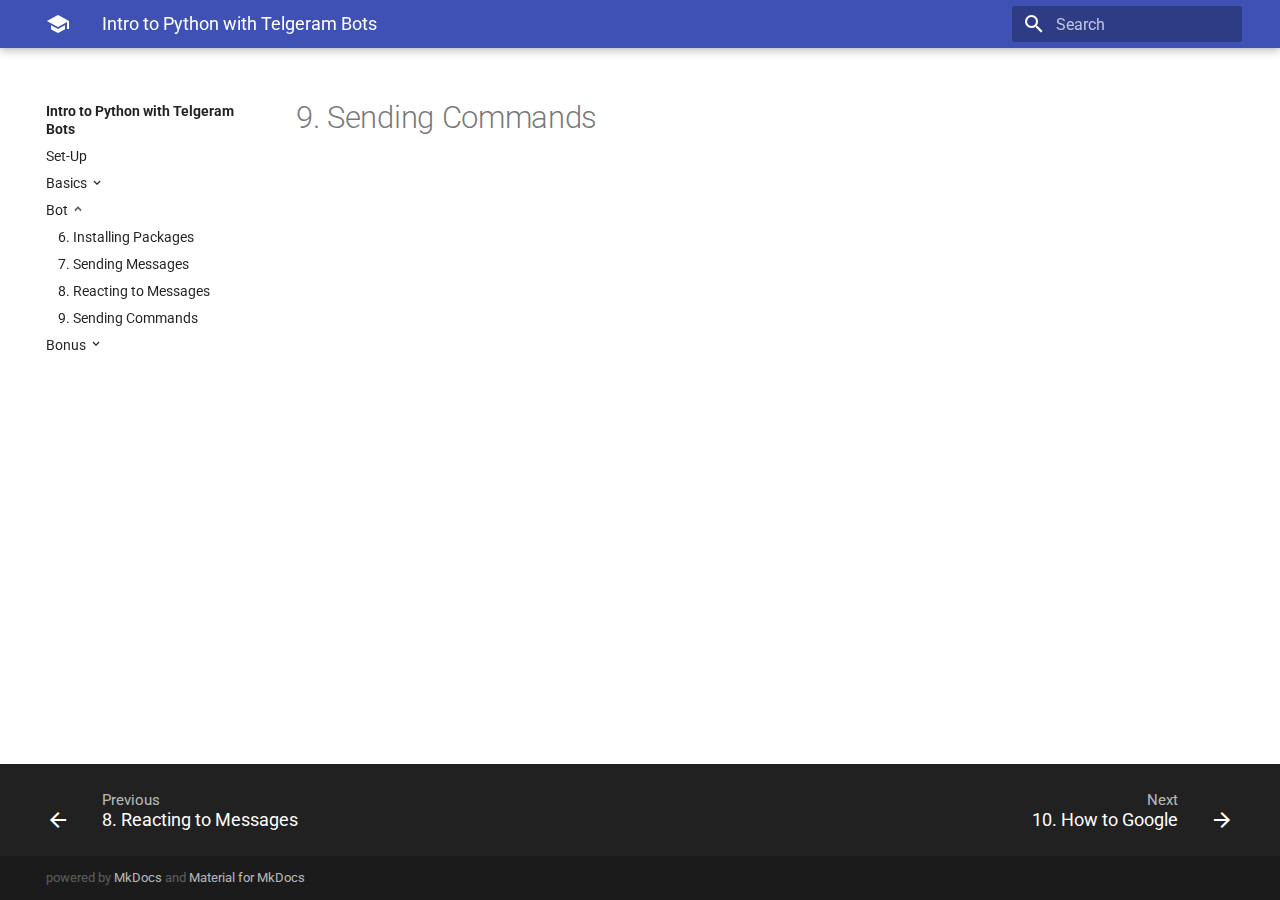
<file: 09-bot/index.html>
<!DOCTYPE html>
<html lang="en" class="no-js">
  <head>
    
      <meta charset="utf-8">
      <meta name="viewport" content="width=device-width,initial-scale=1">
      <meta http-equiv="x-ua-compatible" content="ie=edge">
      
      
      
      
        <meta name="lang:clipboard.copy" content="Copy to clipboard">
      
        <meta name="lang:clipboard.copied" content="Copied to clipboard">
      
        <meta name="lang:search.language" content="en">
      
        <meta name="lang:search.result.none" content="No matching documents">
      
        <meta name="lang:search.result.one" content="1 matching document">
      
        <meta name="lang:search.result.other" content="# matching documents">
      
        <meta name="lang:search.tokenizer" content="[\s\-]+">
      
      <link rel="shortcut icon" href="../assets/images/favicon.png">
      <meta name="generator" content="mkdocs-0.17.2, mkdocs-material-2.5.1">
    
    
      
        <title>9. Sending Commands - Intro to Python with Telgeram Bots</title>
      
    
    
      <link rel="stylesheet" href="../assets/stylesheets/application.aa3de92b.css">
      
    
    
      <script src="../assets/javascripts/modernizr.1aa3b519.js"></script>
    
    
      
        <link rel="stylesheet" href="https://fonts.googleapis.com/css?family=Roboto:300,400,400i,700|Roboto+Mono">
        <style>body,input{font-family:"Roboto","Helvetica Neue",Helvetica,Arial,sans-serif}code,kbd,pre{font-family:"Roboto Mono","Courier New",Courier,monospace}</style>
      
      <link rel="stylesheet" href="https://fonts.googleapis.com/icon?family=Material+Icons">
    
    
    
  </head>
  
  
    <body dir="ltr">
  
    <svg class="md-svg">
      <defs>
        
        
      </defs>
    </svg>
    <input class="md-toggle" data-md-toggle="drawer" type="checkbox" id="drawer">
    <input class="md-toggle" data-md-toggle="search" type="checkbox" id="search">
    <label class="md-overlay" data-md-component="overlay" for="drawer"></label>
    
    
      <header class="md-header" data-md-component="header">
  <nav class="md-header-nav md-grid">
    <div class="md-flex">
      <div class="md-flex__cell md-flex__cell--shrink">
        <a href=".." title="Intro to Python with Telgeram Bots" class="md-header-nav__button md-logo">
          
            <i class="md-icon"></i>
          
        </a>
      </div>
      <div class="md-flex__cell md-flex__cell--shrink">
        <label class="md-icon md-icon--menu md-header-nav__button" for="drawer"></label>
      </div>
      <div class="md-flex__cell md-flex__cell--stretch">
        <div class="md-flex__ellipsis md-header-nav__title" data-md-component="title">
          
            
              <span class="md-header-nav__topic">
                Intro to Python with Telgeram Bots
              </span>
              <span class="md-header-nav__topic">
                9. Sending Commands
              </span>
            
          
        </div>
      </div>
      <div class="md-flex__cell md-flex__cell--shrink">
        
          
            <label class="md-icon md-icon--search md-header-nav__button" for="search"></label>
            
<div class="md-search" data-md-component="search" role="dialog">
  <label class="md-search__overlay" for="search"></label>
  <div class="md-search__inner" role="search">
    <form class="md-search__form" name="search">
      <input type="text" class="md-search__input" name="query" placeholder="Search" autocapitalize="off" autocorrect="off" autocomplete="off" spellcheck="false" data-md-component="query" data-md-state="active">
      <label class="md-icon md-search__icon" for="search"></label>
      <button type="reset" class="md-icon md-search__icon" data-md-component="reset" tabindex="-1">
        &#xE5CD;
      </button>
    </form>
    <div class="md-search__output">
      <div class="md-search__scrollwrap" data-md-scrollfix>
        <div class="md-search-result" data-md-component="result">
          <div class="md-search-result__meta">
            Type to start searching
          </div>
          <ol class="md-search-result__list"></ol>
        </div>
      </div>
    </div>
  </div>
</div>
          
        
      </div>
      
    </div>
  </nav>
</header>
    
    <div class="md-container">
      
        
      
      
      <main class="md-main">
        <div class="md-main__inner md-grid" data-md-component="container">
          
            
              <div class="md-sidebar md-sidebar--primary" data-md-component="navigation">
                <div class="md-sidebar__scrollwrap">
                  <div class="md-sidebar__inner">
                    <nav class="md-nav md-nav--primary" data-md-level="0">
  <label class="md-nav__title md-nav__title--site" for="drawer">
    <span class="md-nav__button md-logo">
      
        <i class="md-icon"></i>
      
    </span>
    Intro to Python with Telgeram Bots
  </label>
  
  <ul class="md-nav__list" data-md-scrollfix>
    
      
      
      


  <li class="md-nav__item">
    <a href=".." title="Set-Up" class="md-nav__link">
      Set-Up
    </a>
  </li>

    
      
      
      


  <li class="md-nav__item md-nav__item--nested">
    
      <input class="md-toggle md-nav__toggle" data-md-toggle="nav-2" type="checkbox" id="nav-2">
    
    <label class="md-nav__link" for="nav-2">
      Basics
    </label>
    <nav class="md-nav" data-md-component="collapsible" data-md-level="1">
      <label class="md-nav__title" for="nav-2">
        Basics
      </label>
      <ul class="md-nav__list" data-md-scrollfix>
        
        
          
          
          


  <li class="md-nav__item">
    <a href="../01-basics/" title="1. Data Types, Operations, and Variables" class="md-nav__link">
      1. Data Types, Operations, and Variables
    </a>
  </li>

        
          
          
          


  <li class="md-nav__item">
    <a href="../02-basics/" title="2. Data Structures" class="md-nav__link">
      2. Data Structures
    </a>
  </li>

        
          
          
          


  <li class="md-nav__item">
    <a href="../03-basics/" title="3. Control Flow" class="md-nav__link">
      3. Control Flow
    </a>
  </li>

        
          
          
          


  <li class="md-nav__item">
    <a href="../04-basics/" title="4. Loops" class="md-nav__link">
      4. Loops
    </a>
  </li>

        
          
          
          


  <li class="md-nav__item">
    <a href="../05-basics/" title="5. Functions" class="md-nav__link">
      5. Functions
    </a>
  </li>

        
      </ul>
    </nav>
  </li>

    
      
      
      

  


  <li class="md-nav__item md-nav__item--active md-nav__item--nested">
    
      <input class="md-toggle md-nav__toggle" data-md-toggle="nav-3" type="checkbox" id="nav-3" checked>
    
    <label class="md-nav__link" for="nav-3">
      Bot
    </label>
    <nav class="md-nav" data-md-component="collapsible" data-md-level="1">
      <label class="md-nav__title" for="nav-3">
        Bot
      </label>
      <ul class="md-nav__list" data-md-scrollfix>
        
        
          
          
          


  <li class="md-nav__item">
    <a href="../06-bot/" title="6. Installing Packages" class="md-nav__link">
      6. Installing Packages
    </a>
  </li>

        
          
          
          


  <li class="md-nav__item">
    <a href="../07-bot/" title="7. Sending Messages" class="md-nav__link">
      7. Sending Messages
    </a>
  </li>

        
          
          
          


  <li class="md-nav__item">
    <a href="../08-bot/" title="8. Reacting to Messages" class="md-nav__link">
      8. Reacting to Messages
    </a>
  </li>

        
          
          
          

  


  <li class="md-nav__item md-nav__item--active">
    
    <input class="md-toggle md-nav__toggle" data-md-toggle="toc" type="checkbox" id="toc">
    
    
    <a href="./" title="9. Sending Commands" class="md-nav__link md-nav__link--active">
      9. Sending Commands
    </a>
    
  </li>

        
      </ul>
    </nav>
  </li>

    
      
      
      


  <li class="md-nav__item md-nav__item--nested">
    
      <input class="md-toggle md-nav__toggle" data-md-toggle="nav-4" type="checkbox" id="nav-4">
    
    <label class="md-nav__link" for="nav-4">
      Bonus
    </label>
    <nav class="md-nav" data-md-component="collapsible" data-md-level="1">
      <label class="md-nav__title" for="nav-4">
        Bonus
      </label>
      <ul class="md-nav__list" data-md-scrollfix>
        
        
          
          
          


  <li class="md-nav__item">
    <a href="../10-bonus/" title="10. How to Google" class="md-nav__link">
      10. How to Google
    </a>
  </li>

        
      </ul>
    </nav>
  </li>

    
  </ul>
</nav>
                  </div>
                </div>
              </div>
            
            
          
          <div class="md-content">
            <article class="md-content__inner md-typeset">
              
                
                
                  <h1>9. Sending Commands</h1>
                
                
                
                  
                
              
              
                
              
            </article>
          </div>
        </div>
      </main>
      
        
<footer class="md-footer">
  
    <div class="md-footer-nav">
      <nav class="md-footer-nav__inner md-grid">
        
          <a href="../08-bot/" title="8. Reacting to Messages" class="md-flex md-footer-nav__link md-footer-nav__link--prev" rel="prev">
            <div class="md-flex__cell md-flex__cell--shrink">
              <i class="md-icon md-icon--arrow-back md-footer-nav__button"></i>
            </div>
            <div class="md-flex__cell md-flex__cell--stretch md-footer-nav__title">
              <span class="md-flex__ellipsis">
                <span class="md-footer-nav__direction">
                  Previous
                </span>
                8. Reacting to Messages
              </span>
            </div>
          </a>
        
        
          <a href="../10-bonus/" title="10. How to Google" class="md-flex md-footer-nav__link md-footer-nav__link--next" rel="next">
            <div class="md-flex__cell md-flex__cell--stretch md-footer-nav__title">
              <span class="md-flex__ellipsis">
                <span class="md-footer-nav__direction">
                  Next
                </span>
                10. How to Google
              </span>
            </div>
            <div class="md-flex__cell md-flex__cell--shrink">
              <i class="md-icon md-icon--arrow-forward md-footer-nav__button"></i>
            </div>
          </a>
        
      </nav>
    </div>
  
  <div class="md-footer-meta md-typeset">
    <div class="md-footer-meta__inner md-grid">
      <div class="md-footer-copyright">
        
        powered by
        <a href="http://www.mkdocs.org">MkDocs</a>
        and
        <a href="https://squidfunk.github.io/mkdocs-material/">
          Material for MkDocs</a>
      </div>
      
        
      
    </div>
  </div>
</footer>
      
    </div>
    
      <script src="../assets/javascripts/application.ed2cc613.js"></script>
      
      <script>app.initialize({version:"0.17.2",url:{base:".."}})</script>
      
    
    
      
    
  </body>
</html>
</file>
<file: assets/stylesheets/application.aa3de92b.css>
html{-webkit-box-sizing:border-box;box-sizing:border-box}*,:after,:before{-webkit-box-sizing:inherit;box-sizing:inherit}html{-webkit-text-size-adjust:none;-moz-text-size-adjust:none;-ms-text-size-adjust:none;text-size-adjust:none}body{margin:0}hr{overflow:visible;-webkit-box-sizing:content-box;box-sizing:content-box}a{-webkit-text-decoration-skip:objects}a,button,input,label{-webkit-tap-highlight-color:transparent}a{color:inherit;text-decoration:none}small,sub,sup{font-size:80%}sub,sup{position:relative;line-height:0;vertical-align:baseline}sub{bottom:-.25em}sup{top:-.5em}img{border-style:none}table{border-collapse:collapse;border-spacing:0}td,th{font-weight:400;vertical-align:top}button{padding:0;border:0;outline-style:none;background:transparent;font-size:inherit}input{border:0;outline:0}.md-clipboard:before,.md-icon,.md-nav__button,.md-nav__link:after,.md-nav__title:before,.md-search-result__article--document:before,.md-source-file:before,.md-typeset .admonition>.admonition-title:before,.md-typeset .admonition>summary:before,.md-typeset .critic.comment:before,.md-typeset .footnote-backref,.md-typeset .task-list-control .task-list-indicator:before,.md-typeset details>.admonition-title:before,.md-typeset details>summary:before,.md-typeset summary:after{font-family:Material Icons;font-style:normal;font-variant:normal;font-weight:400;line-height:1;text-transform:none;white-space:nowrap;speak:none;word-wrap:normal;direction:ltr}.md-content__icon,.md-footer-nav__button,.md-header-nav__button,.md-nav__button,.md-nav__title:before,.md-search-result__article--document:before{display:inline-block;margin:.4rem;padding:.8rem;font-size:2.4rem;cursor:pointer}.md-icon--arrow-back:before{content:"\E5C4"}.md-icon--arrow-forward:before{content:"\E5C8"}.md-icon--menu:before{content:"\E5D2"}.md-icon--search:before{content:"\E8B6"}[dir=rtl] .md-icon--arrow-back:before{content:"\E5C8"}[dir=rtl] .md-icon--arrow-forward:before{content:"\E5C4"}body{-webkit-font-smoothing:antialiased;-moz-osx-font-smoothing:grayscale}body,input{color:rgba(0,0,0,.87);-webkit-font-feature-settings:"kern","liga";font-feature-settings:"kern","liga";font-family:Helvetica Neue,Helvetica,Arial,sans-serif}code,kbd,pre{color:rgba(0,0,0,.87);-webkit-font-feature-settings:"kern";font-feature-settings:"kern";font-family:Courier New,Courier,monospace}.md-typeset{font-size:1.6rem;line-height:1.6;-webkit-print-color-adjust:exact}.md-typeset blockquote,.md-typeset ol,.md-typeset p,.md-typeset ul{margin:1em 0}.md-typeset h1{margin:0 0 4rem;color:rgba(0,0,0,.54);font-size:3.125rem;line-height:1.3}.md-typeset h1,.md-typeset h2{font-weight:300;letter-spacing:-.01em}.md-typeset h2{margin:4rem 0 1.6rem;font-size:2.5rem;line-height:1.4}.md-typeset h3{margin:3.2rem 0 1.6rem;font-size:2rem;font-weight:400;letter-spacing:-.01em;line-height:1.5}.md-typeset h2+h3{margin-top:1.6rem}.md-typeset h4{font-size:1.6rem}.md-typeset h4,.md-typeset h5,.md-typeset h6{margin:1.6rem 0;font-weight:700;letter-spacing:-.01em}.md-typeset h5,.md-typeset h6{color:rgba(0,0,0,.54);font-size:1.28rem}.md-typeset h5{text-transform:uppercase}.md-typeset hr{margin:1.5em 0;border-bottom:.1rem dotted rgba(0,0,0,.26)}.md-typeset a{color:#3f51b5;word-break:break-word}.md-typeset a,.md-typeset a:before{-webkit-transition:color .125s;transition:color .125s}.md-typeset a:active,.md-typeset a:hover{color:#536dfe}.md-typeset code,.md-typeset pre{background-color:hsla(0,0%,93%,.5);color:#37474f;font-size:85%;direction:ltr}.md-typeset code{margin:0 .29412em;padding:.07353em 0;border-radius:.2rem;-webkit-box-shadow:.29412em 0 0 hsla(0,0%,93%,.5),-.29412em 0 0 hsla(0,0%,93%,.5);box-shadow:.29412em 0 0 hsla(0,0%,93%,.5),-.29412em 0 0 hsla(0,0%,93%,.5);word-break:break-word;-webkit-box-decoration-break:clone;box-decoration-break:clone}.md-typeset h1 code,.md-typeset h2 code,.md-typeset h3 code,.md-typeset h4 code,.md-typeset h5 code,.md-typeset h6 code{margin:0;background-color:transparent;-webkit-box-shadow:none;box-shadow:none}.md-typeset a>code{margin:inherit;padding:inherit;border-radius:none;background-color:inherit;color:inherit;-webkit-box-shadow:none;box-shadow:none}.md-typeset pre{position:relative;margin:1em 0;border-radius:.2rem;line-height:1.4;-webkit-overflow-scrolling:touch}.md-typeset pre>code{display:block;margin:0;padding:1.05rem 1.2rem;background-color:transparent;font-size:inherit;-webkit-box-shadow:none;box-shadow:none;-webkit-box-decoration-break:none;box-decoration-break:none;overflow:auto}.md-typeset pre>code::-webkit-scrollbar{width:.4rem;height:.4rem}.md-typeset pre>code::-webkit-scrollbar-thumb{background-color:rgba(0,0,0,.26)}.md-typeset pre>code::-webkit-scrollbar-thumb:hover{background-color:#536dfe}.md-typeset kbd{padding:0 .29412em;border:.1rem solid #c9c9c9;border-radius:.3rem;border-bottom-color:#bcbcbc;background-color:#fcfcfc;color:#555;font-size:85%;-webkit-box-shadow:0 .1rem 0 #b0b0b0;box-shadow:0 .1rem 0 #b0b0b0;word-break:break-word}.md-typeset mark{margin:0 .25em;padding:.0625em 0;border-radius:.2rem;background-color:rgba(255,235,59,.5);-webkit-box-shadow:.25em 0 0 rgba(255,235,59,.5),-.25em 0 0 rgba(255,235,59,.5);box-shadow:.25em 0 0 rgba(255,235,59,.5),-.25em 0 0 rgba(255,235,59,.5);word-break:break-word;-webkit-box-decoration-break:clone;box-decoration-break:clone}.md-typeset abbr{border-bottom:.1rem dotted rgba(0,0,0,.54);text-decoration:none;cursor:help}.md-typeset small{opacity:.75}.md-typeset sub,.md-typeset sup{margin-left:.07812em}[dir=rtl] .md-typeset sub,[dir=rtl] .md-typeset sup{margin-right:.07812em;margin-left:0}.md-typeset blockquote{padding-left:1.2rem;border-left:.4rem solid rgba(0,0,0,.26);color:rgba(0,0,0,.54)}[dir=rtl] .md-typeset blockquote{padding-right:1.2rem;padding-left:0;border-right:.4rem solid rgba(0,0,0,.26);border-left:initial}.md-typeset ul{list-style-type:disc}.md-typeset ol,.md-typeset ul{margin-left:.625em;padding:0}[dir=rtl] .md-typeset ol,[dir=rtl] .md-typeset ul{margin-right:.625em;margin-left:0}.md-typeset ol ol,.md-typeset ul ol{list-style-type:lower-alpha}.md-typeset ol ol ol,.md-typeset ul ol ol{list-style-type:lower-roman}.md-typeset ol li,.md-typeset ul li{margin-bottom:.5em;margin-left:1.25em}[dir=rtl] .md-typeset ol li,[dir=rtl] .md-typeset ul li{margin-right:1.25em;margin-left:0}.md-typeset ol li blockquote,.md-typeset ol li p,.md-typeset ul li blockquote,.md-typeset ul li p{margin:.5em 0}.md-typeset ol li:last-child,.md-typeset ul li:last-child{margin-bottom:0}.md-typeset ol li ol,.md-typeset ol li ul,.md-typeset ul li ol,.md-typeset ul li ul{margin:.5em 0 .5em .625em}[dir=rtl] .md-typeset ol li ol,[dir=rtl] .md-typeset ol li ul,[dir=rtl] .md-typeset ul li ol,[dir=rtl] .md-typeset ul li ul{margin-right:.625em;margin-left:0}.md-typeset dd{margin:1em 0 1em 1.875em}[dir=rtl] .md-typeset dd{margin-right:1.875em;margin-left:0}.md-typeset iframe,.md-typeset img,.md-typeset svg{max-width:100%}.md-typeset table:not([class]){-webkit-box-shadow:0 2px 2px 0 rgba(0,0,0,.14),0 1px 5px 0 rgba(0,0,0,.12),0 3px 1px -2px rgba(0,0,0,.2);box-shadow:0 2px 2px 0 rgba(0,0,0,.14),0 1px 5px 0 rgba(0,0,0,.12),0 3px 1px -2px rgba(0,0,0,.2);display:inline-block;max-width:100%;border-radius:.2rem;font-size:1.28rem;overflow:auto;-webkit-overflow-scrolling:touch}.md-typeset table:not([class])+*{margin-top:1.5em}.md-typeset table:not([class]) td:not([align]),.md-typeset table:not([class]) th:not([align]){text-align:left}[dir=rtl] .md-typeset table:not([class]) td:not([align]),[dir=rtl] .md-typeset table:not([class]) th:not([align]){text-align:right}.md-typeset table:not([class]) th{min-width:10rem;padding:1.2rem 1.6rem;background-color:rgba(0,0,0,.54);color:#fff;vertical-align:top}.md-typeset table:not([class]) td{padding:1.2rem 1.6rem;border-top:.1rem solid rgba(0,0,0,.07);vertical-align:top}.md-typeset table:not([class]) tr:first-child td{border-top:0}.md-typeset table:not([class]) a{word-break:normal}.md-typeset__scrollwrap{margin:1em -1.6rem;overflow-x:auto;-webkit-overflow-scrolling:touch}.md-typeset .md-typeset__table{display:inline-block;margin-bottom:.5em;padding:0 1.6rem}.md-typeset .md-typeset__table table{display:table;width:100%;margin:0;overflow:hidden}html{font-size:62.5%;overflow-x:hidden}body,html{height:100%}body{position:relative}hr{display:block;height:.1rem;padding:0;border:0}.md-svg{display:none}.md-grid{max-width:122rem;margin-right:auto;margin-left:auto}.md-container,.md-main{overflow:auto}.md-container{display:table;width:100%;height:100%;padding-top:4.8rem;table-layout:fixed}.md-main{display:table-row;height:100%}.md-main__inner{height:100%;padding-top:3rem;padding-bottom:.1rem}.md-toggle{display:none}.md-overlay{position:fixed;top:0;width:0;height:0;-webkit-transition:width 0s .25s,height 0s .25s,opacity .25s;transition:width 0s .25s,height 0s .25s,opacity .25s;background-color:rgba(0,0,0,.54);opacity:0;z-index:3}.md-flex{display:table}.md-flex__cell{display:table-cell;position:relative;vertical-align:top}.md-flex__cell--shrink{width:0}.md-flex__cell--stretch{display:table;width:100%;table-layout:fixed}.md-flex__ellipsis{display:table-cell;text-overflow:ellipsis;white-space:nowrap;overflow:hidden}.md-skip{position:fixed;width:.1rem;height:.1rem;margin:1rem;padding:.6rem 1rem;clip:rect(.1rem);-webkit-transform:translateY(.8rem);transform:translateY(.8rem);border-radius:.2rem;background-color:rgba(0,0,0,.87);color:#fff;font-size:1.28rem;opacity:0;overflow:hidden}.md-skip:focus{width:auto;height:auto;clip:auto;-webkit-transform:translateX(0);transform:translateX(0);-webkit-transition:opacity .175s 75ms,-webkit-transform .25s cubic-bezier(.4,0,.2,1);transition:opacity .175s 75ms,-webkit-transform .25s cubic-bezier(.4,0,.2,1);transition:transform .25s cubic-bezier(.4,0,.2,1),opacity .175s 75ms;transition:transform .25s cubic-bezier(.4,0,.2,1),opacity .175s 75ms,-webkit-transform .25s cubic-bezier(.4,0,.2,1);opacity:1;z-index:10}@page{margin:25mm}.md-clipboard{position:absolute;top:.6rem;right:.6rem;width:2.8rem;height:2.8rem;border-radius:.2rem;font-size:1.6rem;cursor:pointer;z-index:1;-webkit-backface-visibility:hidden;backface-visibility:hidden}.md-clipboard:before{-webkit-transition:color .25s,opacity .25s;transition:color .25s,opacity .25s;color:rgba(0,0,0,.07);content:"\E14D"}.codehilite:hover .md-clipboard:before,.md-typeset .highlight:hover .md-clipboard:before,pre:hover .md-clipboard:before{color:rgba(0,0,0,.54)}.md-clipboard:focus:before,.md-clipboard:hover:before{color:#536dfe}.md-clipboard__message{display:block;position:absolute;top:0;right:3.4rem;padding:.6rem 1rem;-webkit-transform:translateX(.8rem);transform:translateX(.8rem);-webkit-transition:opacity .175s,-webkit-transform .25s cubic-bezier(.9,.1,.9,0);transition:opacity .175s,-webkit-transform .25s cubic-bezier(.9,.1,.9,0);transition:transform .25s cubic-bezier(.9,.1,.9,0),opacity .175s;transition:transform .25s cubic-bezier(.9,.1,.9,0),opacity .175s,-webkit-transform .25s cubic-bezier(.9,.1,.9,0);border-radius:.2rem;background-color:rgba(0,0,0,.54);color:#fff;font-size:1.28rem;white-space:nowrap;opacity:0;pointer-events:none}.md-clipboard__message--active{-webkit-transform:translateX(0);transform:translateX(0);-webkit-transition:opacity .175s 75ms,-webkit-transform .25s cubic-bezier(.4,0,.2,1);transition:opacity .175s 75ms,-webkit-transform .25s cubic-bezier(.4,0,.2,1);transition:transform .25s cubic-bezier(.4,0,.2,1),opacity .175s 75ms;transition:transform .25s cubic-bezier(.4,0,.2,1),opacity .175s 75ms,-webkit-transform .25s cubic-bezier(.4,0,.2,1);opacity:1;pointer-events:auto}.md-clipboard__message:before{content:attr(aria-label)}.md-clipboard__message:after{display:block;position:absolute;top:50%;right:-.4rem;width:0;margin-top:-.4rem;border-width:.4rem 0 .4rem .4rem;border-style:solid;border-color:transparent rgba(0,0,0,.54);content:""}.md-content__inner{margin:0 1.6rem 2.4rem;padding-top:1.2rem}.md-content__inner:before{display:block;height:.8rem;content:""}.md-content__inner>:last-child{margin-bottom:0}.md-content__icon{position:relative;margin:.8rem 0;padding:0;float:right}.md-typeset .md-content__icon{color:rgba(0,0,0,.26)}.md-header{position:fixed;top:0;right:0;left:0;height:4.8rem;-webkit-transition:background-color .25s,color .25s;transition:background-color .25s,color .25s;background-color:#3f51b5;color:#fff;z-index:2;-webkit-backface-visibility:hidden;backface-visibility:hidden}.md-header,.no-js .md-header{-webkit-box-shadow:none;box-shadow:none}.no-js .md-header{-webkit-transition:none;transition:none}.md-header[data-md-state=shadow]{-webkit-transition:background-color .25s,color .25s,-webkit-box-shadow .25s;transition:background-color .25s,color .25s,-webkit-box-shadow .25s;transition:background-color .25s,color .25s,box-shadow .25s;transition:background-color .25s,color .25s,box-shadow .25s,-webkit-box-shadow .25s;-webkit-box-shadow:0 0 .4rem rgba(0,0,0,.1),0 .4rem .8rem rgba(0,0,0,.2);box-shadow:0 0 .4rem rgba(0,0,0,.1),0 .4rem .8rem rgba(0,0,0,.2)}.md-header-nav{padding:0 .4rem}.md-header-nav__button{position:relative;-webkit-transition:opacity .25s;transition:opacity .25s;z-index:1}.md-header-nav__button:hover{opacity:.7}.md-header-nav__button.md-logo *{display:block}.no-js .md-header-nav__button.md-icon--search{display:none}.md-header-nav__topic{display:block;position:absolute;-webkit-transition:opacity .15s,-webkit-transform .4s cubic-bezier(.1,.7,.1,1);transition:opacity .15s,-webkit-transform .4s cubic-bezier(.1,.7,.1,1);transition:transform .4s cubic-bezier(.1,.7,.1,1),opacity .15s;transition:transform .4s cubic-bezier(.1,.7,.1,1),opacity .15s,-webkit-transform .4s cubic-bezier(.1,.7,.1,1);text-overflow:ellipsis;white-space:nowrap;overflow:hidden}.md-header-nav__topic+.md-header-nav__topic{-webkit-transform:translateX(2.5rem);transform:translateX(2.5rem);-webkit-transition:opacity .15s,-webkit-transform .4s cubic-bezier(1,.7,.1,.1);transition:opacity .15s,-webkit-transform .4s cubic-bezier(1,.7,.1,.1);transition:transform .4s cubic-bezier(1,.7,.1,.1),opacity .15s;transition:transform .4s cubic-bezier(1,.7,.1,.1),opacity .15s,-webkit-transform .4s cubic-bezier(1,.7,.1,.1);opacity:0;z-index:-1;pointer-events:none}[dir=rtl] .md-header-nav__topic+.md-header-nav__topic{-webkit-transform:translateX(-2.5rem);transform:translateX(-2.5rem)}.no-js .md-header-nav__topic{position:static}.no-js .md-header-nav__topic+.md-header-nav__topic{display:none}.md-header-nav__title{padding:0 2rem;font-size:1.8rem;line-height:4.8rem}.md-header-nav__title[data-md-state=active] .md-header-nav__topic{-webkit-transform:translateX(-2.5rem);transform:translateX(-2.5rem);-webkit-transition:opacity .15s,-webkit-transform .4s cubic-bezier(1,.7,.1,.1);transition:opacity .15s,-webkit-transform .4s cubic-bezier(1,.7,.1,.1);transition:transform .4s cubic-bezier(1,.7,.1,.1),opacity .15s;transition:transform .4s cubic-bezier(1,.7,.1,.1),opacity .15s,-webkit-transform .4s cubic-bezier(1,.7,.1,.1);opacity:0;z-index:-1;pointer-events:none}[dir=rtl] .md-header-nav__title[data-md-state=active] .md-header-nav__topic{-webkit-transform:translateX(2.5rem);transform:translateX(2.5rem)}.md-header-nav__title[data-md-state=active] .md-header-nav__topic+.md-header-nav__topic{-webkit-transform:translateX(0);transform:translateX(0);-webkit-transition:opacity .15s,-webkit-transform .4s cubic-bezier(.1,.7,.1,1);transition:opacity .15s,-webkit-transform .4s cubic-bezier(.1,.7,.1,1);transition:transform .4s cubic-bezier(.1,.7,.1,1),opacity .15s;transition:transform .4s cubic-bezier(.1,.7,.1,1),opacity .15s,-webkit-transform .4s cubic-bezier(.1,.7,.1,1);opacity:1;z-index:0;pointer-events:auto}.md-header-nav__source{display:none}.md-hero{-webkit-transition:background .25s;transition:background .25s;background-color:#3f51b5;color:#fff;font-size:2rem;overflow:hidden}.md-hero__inner{margin-top:2rem;padding:1.6rem 1.6rem .8rem;-webkit-transition:opacity .25s,-webkit-transform .4s cubic-bezier(.1,.7,.1,1);transition:opacity .25s,-webkit-transform .4s cubic-bezier(.1,.7,.1,1);transition:transform .4s cubic-bezier(.1,.7,.1,1),opacity .25s;transition:transform .4s cubic-bezier(.1,.7,.1,1),opacity .25s,-webkit-transform .4s cubic-bezier(.1,.7,.1,1);-webkit-transition-delay:.1s;transition-delay:.1s}[data-md-state=hidden] .md-hero__inner{pointer-events:none;-webkit-transform:translateY(1.25rem);transform:translateY(1.25rem);-webkit-transition:opacity .1s 0s,-webkit-transform 0s .4s;transition:opacity .1s 0s,-webkit-transform 0s .4s;transition:transform 0s .4s,opacity .1s 0s;transition:transform 0s .4s,opacity .1s 0s,-webkit-transform 0s .4s;opacity:0}.md-hero--expand .md-hero__inner{margin-bottom:2.4rem}.md-footer-nav{background-color:rgba(0,0,0,.87);color:#fff}.md-footer-nav__inner{padding:.4rem;overflow:auto}.md-footer-nav__link{padding-top:2.8rem;padding-bottom:.8rem;-webkit-transition:opacity .25s;transition:opacity .25s}.md-footer-nav__link:hover{opacity:.7}.md-footer-nav__link--prev{width:25%;float:left}[dir=rtl] .md-footer-nav__link--prev{float:right}.md-footer-nav__link--next{width:75%;float:right;text-align:right}[dir=rtl] .md-footer-nav__link--next{float:left;text-align:left}.md-footer-nav__button{-webkit-transition:background .25s;transition:background .25s}.md-footer-nav__title{position:relative;padding:0 2rem;font-size:1.8rem;line-height:4.8rem}.md-footer-nav__direction{position:absolute;right:0;left:0;margin-top:-2rem;padding:0 2rem;color:hsla(0,0%,100%,.7);font-size:1.5rem}.md-footer-meta{background-color:rgba(0,0,0,.895)}.md-footer-meta__inner{padding:.4rem;overflow:auto}html .md-footer-meta.md-typeset a{color:hsla(0,0%,100%,.7)}html .md-footer-meta.md-typeset a:focus,html .md-footer-meta.md-typeset a:hover{color:#fff}.md-footer-copyright{margin:0 1.2rem;padding:.8rem 0;color:hsla(0,0%,100%,.3);font-size:1.28rem}.md-footer-copyright__highlight{color:hsla(0,0%,100%,.7)}.md-footer-social{margin:0 .8rem;padding:.4rem 0 1.2rem}.md-footer-social__link{display:inline-block;width:3.2rem;height:3.2rem;font-size:1.6rem;text-align:center}.md-footer-social__link:before{line-height:1.9}.md-nav{font-size:1.4rem;line-height:1.3}.md-nav--secondary .md-nav__link--active{color:#3f51b5}.md-nav__title{display:block;padding:0 1.2rem;font-weight:700;text-overflow:ellipsis;overflow:hidden}.md-nav__title:before{display:none;content:"\E5C4"}[dir=rtl] .md-nav__title:before{content:"\E5C8"}.md-nav__title .md-nav__button{display:none}.md-nav__list{margin:0;padding:0;list-style:none}.md-nav__item{padding:0 1.2rem}.md-nav__item:last-child{padding-bottom:1.2rem}.md-nav__item .md-nav__item{padding-right:0}[dir=rtl] .md-nav__item .md-nav__item{padding-right:1.2rem;padding-left:0}.md-nav__item .md-nav__item:last-child{padding-bottom:0}.md-nav__button img{width:100%;height:auto}.md-nav__link{display:block;margin-top:.625em;-webkit-transition:color .125s;transition:color .125s;text-overflow:ellipsis;cursor:pointer;overflow:hidden}.md-nav__item--nested>.md-nav__link:after{content:"\E313"}html .md-nav__link[for=toc],html .md-nav__link[for=toc]+.md-nav__link:after,html .md-nav__link[for=toc]~.md-nav{display:none}.md-nav__link[data-md-state=blur]{color:rgba(0,0,0,.54)}.md-nav__link:active{color:#3f51b5}.md-nav__item--nested>.md-nav__link{color:inherit}.md-nav__link:focus,.md-nav__link:hover{color:#536dfe}.md-nav__source,.no-js .md-search{display:none}.md-search__overlay{opacity:0;z-index:1}.md-search__form{position:relative}.md-search__input{position:relative;padding:0 4.4rem 0 7.2rem;text-overflow:ellipsis;z-index:2}[dir=rtl] .md-search__input{padding:0 7.2rem 0 4.4rem}.md-search__input::-webkit-input-placeholder{-webkit-transition:color .25s cubic-bezier(.1,.7,.1,1);transition:color .25s cubic-bezier(.1,.7,.1,1)}.md-search__input:-ms-input-placeholder,.md-search__input::-ms-input-placeholder{-webkit-transition:color .25s cubic-bezier(.1,.7,.1,1);transition:color .25s cubic-bezier(.1,.7,.1,1)}.md-search__input::placeholder{-webkit-transition:color .25s cubic-bezier(.1,.7,.1,1);transition:color .25s cubic-bezier(.1,.7,.1,1)}.md-search__input::-webkit-input-placeholder,.md-search__input~.md-search__icon{color:rgba(0,0,0,.54)}.md-search__input:-ms-input-placeholder,.md-search__input::-ms-input-placeholder,.md-search__input~.md-search__icon{color:rgba(0,0,0,.54)}.md-search__input::placeholder,.md-search__input~.md-search__icon{color:rgba(0,0,0,.54)}.md-search__input::-ms-clear{display:none}.md-search__icon{position:absolute;-webkit-transition:color .25s cubic-bezier(.1,.7,.1,1),opacity .25s;transition:color .25s cubic-bezier(.1,.7,.1,1),opacity .25s;font-size:2.4rem;cursor:pointer;z-index:2}.md-search__icon:hover{opacity:.7}.md-search__icon[for=search]{top:.6rem;left:1rem}[dir=rtl] .md-search__icon[for=search]{right:1rem;left:auto}.md-search__icon[for=search]:before{content:"\E8B6"}.md-search__icon[type=reset]{top:.6rem;right:1rem;-webkit-transform:scale(.125);transform:scale(.125);-webkit-transition:opacity .15s,-webkit-transform .15s cubic-bezier(.1,.7,.1,1);transition:opacity .15s,-webkit-transform .15s cubic-bezier(.1,.7,.1,1);transition:transform .15s cubic-bezier(.1,.7,.1,1),opacity .15s;transition:transform .15s cubic-bezier(.1,.7,.1,1),opacity .15s,-webkit-transform .15s cubic-bezier(.1,.7,.1,1);opacity:0}[dir=rtl] .md-search__icon[type=reset]{right:auto;left:1rem}[data-md-toggle=search]:checked~.md-header .md-search__input:valid~.md-search__icon[type=reset]{-webkit-transform:scale(1);transform:scale(1);opacity:1}[data-md-toggle=search]:checked~.md-header .md-search__input:valid~.md-search__icon[type=reset]:hover{opacity:.7}.md-search__output{position:absolute;width:100%;border-radius:0 0 .2rem .2rem;overflow:hidden;z-index:1}.md-search__scrollwrap{height:100%;background-color:#fff;-webkit-box-shadow:0 .1rem 0 rgba(0,0,0,.07) inset;box-shadow:inset 0 .1rem 0 rgba(0,0,0,.07);overflow-y:auto;-webkit-overflow-scrolling:touch}.md-search-result{color:rgba(0,0,0,.87);word-break:break-word}.md-search-result__meta{padding:0 1.6rem;background-color:rgba(0,0,0,.07);color:rgba(0,0,0,.54);font-size:1.28rem;line-height:3.6rem}.md-search-result__list{margin:0;padding:0;border-top:.1rem solid rgba(0,0,0,.07);list-style:none}.md-search-result__item{-webkit-box-shadow:0 -.1rem 0 rgba(0,0,0,.07);box-shadow:0 -.1rem 0 rgba(0,0,0,.07)}.md-search-result__link{display:block;-webkit-transition:background .25s;transition:background .25s;outline:0;overflow:hidden}.md-search-result__link:hover,.md-search-result__link[data-md-state=active]{background-color:rgba(83,109,254,.1)}.md-search-result__link:hover .md-search-result__article:before,.md-search-result__link[data-md-state=active] .md-search-result__article:before{opacity:.7}.md-search-result__link:last-child .md-search-result__teaser{margin-bottom:1.2rem}.md-search-result__article{position:relative;padding:0 1.6rem;overflow:auto}.md-search-result__article--document:before{position:absolute;left:0;margin:.2rem;-webkit-transition:opacity .25s;transition:opacity .25s;color:rgba(0,0,0,.54);content:"\E880"}[dir=rtl] .md-search-result__article--document:before{right:0;left:auto}.md-search-result__article--document .md-search-result__title{margin:1.1rem 0;font-size:1.6rem;font-weight:400;line-height:1.4}.md-search-result__title{margin:.5em 0;font-size:1.28rem;font-weight:700;line-height:1.4}.md-search-result__teaser{display:-webkit-box;max-height:3.3rem;margin:.5em 0;color:rgba(0,0,0,.54);font-size:1.28rem;line-height:1.4;text-overflow:ellipsis;overflow:hidden;-webkit-box-orient:vertical;-webkit-line-clamp:2}.md-search-result em{font-style:normal;font-weight:700;text-decoration:underline}.md-sidebar{position:absolute;width:24.2rem;padding:2.4rem 0;overflow:hidden}.md-sidebar[data-md-state=lock]{position:fixed;top:4.8rem}.md-sidebar--secondary{display:none}.md-sidebar__scrollwrap{max-height:100%;margin:0 .4rem;overflow-y:auto;-webkit-backface-visibility:hidden;backface-visibility:hidden}.md-sidebar__scrollwrap::-webkit-scrollbar{width:.4rem;height:.4rem}.md-sidebar__scrollwrap::-webkit-scrollbar-thumb{background-color:rgba(0,0,0,.26)}.md-sidebar__scrollwrap::-webkit-scrollbar-thumb:hover{background-color:#536dfe}@-webkit-keyframes md-source__facts--done{0%{height:0}to{height:1.3rem}}@keyframes md-source__facts--done{0%{height:0}to{height:1.3rem}}@-webkit-keyframes md-source__fact--done{0%{-webkit-transform:translateY(100%);transform:translateY(100%);opacity:0}50%{opacity:0}to{-webkit-transform:translateY(0);transform:translateY(0);opacity:1}}@keyframes md-source__fact--done{0%{-webkit-transform:translateY(100%);transform:translateY(100%);opacity:0}50%{opacity:0}to{-webkit-transform:translateY(0);transform:translateY(0);opacity:1}}.md-source{display:block;padding-right:1.2rem;-webkit-transition:opacity .25s;transition:opacity .25s;font-size:1.3rem;line-height:1.2;white-space:nowrap}[dir=rtl] .md-source{padding-right:0;padding-left:1.2rem}.md-source:hover{opacity:.7}.md-source:after,.md-source__icon{display:inline-block;height:4.8rem;content:"";vertical-align:middle}.md-source__icon{width:4.8rem}.md-source__icon svg{width:2.4rem;height:2.4rem;margin-top:1.2rem;margin-left:1.2rem}[dir=rtl] .md-source__icon svg{margin-right:1.2rem;margin-left:0}.md-source__icon+.md-source__repository{margin-left:-4.4rem;padding-left:4rem}[dir=rtl] .md-source__icon+.md-source__repository{margin-right:-4.4rem;margin-left:0;padding-right:4rem;padding-left:0}.md-source__repository{display:inline-block;max-width:100%;margin-left:1.2rem;font-weight:700;text-overflow:ellipsis;overflow:hidden;vertical-align:middle}.md-source__facts{margin:0;padding:0;font-size:1.1rem;font-weight:700;list-style-type:none;opacity:.75;overflow:hidden}[data-md-state=done] .md-source__facts{-webkit-animation:md-source__facts--done .25s ease-in;animation:md-source__facts--done .25s ease-in}.md-source__fact{float:left}[dir=rtl] .md-source__fact{float:right}[data-md-state=done] .md-source__fact{-webkit-animation:md-source__fact--done .4s ease-out;animation:md-source__fact--done .4s ease-out}.md-source__fact:before{margin:0 .2rem;content:"\B7"}.md-source__fact:first-child:before{display:none}.md-source-file{display:inline-block;margin:1em .5em 1em 0;padding-right:.5rem;border-radius:.2rem;background-color:rgba(0,0,0,.07);font-size:1.28rem;list-style-type:none;cursor:pointer;overflow:hidden}.md-source-file:before{display:inline-block;margin-right:.5rem;padding:.5rem;background-color:rgba(0,0,0,.26);color:#fff;font-size:1.6rem;content:"\E86F";vertical-align:middle}html .md-source-file{-webkit-transition:background .4s,color .4s,-webkit-box-shadow .4s cubic-bezier(.4,0,.2,1);transition:background .4s,color .4s,-webkit-box-shadow .4s cubic-bezier(.4,0,.2,1);transition:background .4s,color .4s,box-shadow .4s cubic-bezier(.4,0,.2,1);transition:background .4s,color .4s,box-shadow .4s cubic-bezier(.4,0,.2,1),-webkit-box-shadow .4s cubic-bezier(.4,0,.2,1)}html .md-source-file:before{-webkit-transition:inherit;transition:inherit}html body .md-typeset .md-source-file{color:rgba(0,0,0,.54)}.md-source-file:hover{-webkit-box-shadow:0 0 8px rgba(0,0,0,.18),0 8px 16px rgba(0,0,0,.36);box-shadow:0 0 8px rgba(0,0,0,.18),0 8px 16px rgba(0,0,0,.36)}.md-source-file:hover:before{background-color:#536dfe}.md-tabs{width:100%;-webkit-transition:background .25s;transition:background .25s;background-color:#3f51b5;color:#fff;overflow:auto}.md-tabs__list{margin:0;margin-left:.4rem;padding:0;list-style:none;white-space:nowrap}.md-tabs__item{display:inline-block;height:4.8rem;padding-right:1.2rem;padding-left:1.2rem}.md-tabs__link{display:block;margin-top:1.6rem;-webkit-transition:opacity .25s,-webkit-transform .4s cubic-bezier(.1,.7,.1,1);transition:opacity .25s,-webkit-transform .4s cubic-bezier(.1,.7,.1,1);transition:transform .4s cubic-bezier(.1,.7,.1,1),opacity .25s;transition:transform .4s cubic-bezier(.1,.7,.1,1),opacity .25s,-webkit-transform .4s cubic-bezier(.1,.7,.1,1);font-size:1.4rem;opacity:.7}.md-tabs__link--active,.md-tabs__link:hover{color:inherit;opacity:1}.md-tabs__item:nth-child(2) .md-tabs__link{-webkit-transition-delay:.02s;transition-delay:.02s}.md-tabs__item:nth-child(3) .md-tabs__link{-webkit-transition-delay:.04s;transition-delay:.04s}.md-tabs__item:nth-child(4) .md-tabs__link{-webkit-transition-delay:.06s;transition-delay:.06s}.md-tabs__item:nth-child(5) .md-tabs__link{-webkit-transition-delay:.08s;transition-delay:.08s}.md-tabs__item:nth-child(6) .md-tabs__link{-webkit-transition-delay:.1s;transition-delay:.1s}.md-tabs__item:nth-child(7) .md-tabs__link{-webkit-transition-delay:.12s;transition-delay:.12s}.md-tabs__item:nth-child(8) .md-tabs__link{-webkit-transition-delay:.14s;transition-delay:.14s}.md-tabs__item:nth-child(9) .md-tabs__link{-webkit-transition-delay:.16s;transition-delay:.16s}.md-tabs__item:nth-child(10) .md-tabs__link{-webkit-transition-delay:.18s;transition-delay:.18s}.md-tabs__item:nth-child(11) .md-tabs__link{-webkit-transition-delay:.2s;transition-delay:.2s}.md-tabs__item:nth-child(12) .md-tabs__link{-webkit-transition-delay:.22s;transition-delay:.22s}.md-tabs__item:nth-child(13) .md-tabs__link{-webkit-transition-delay:.24s;transition-delay:.24s}.md-tabs__item:nth-child(14) .md-tabs__link{-webkit-transition-delay:.26s;transition-delay:.26s}.md-tabs__item:nth-child(15) .md-tabs__link{-webkit-transition-delay:.28s;transition-delay:.28s}.md-tabs__item:nth-child(16) .md-tabs__link{-webkit-transition-delay:.3s;transition-delay:.3s}.md-tabs[data-md-state=hidden]{pointer-events:none}.md-tabs[data-md-state=hidden] .md-tabs__link{-webkit-transform:translateY(50%);transform:translateY(50%);-webkit-transition:color .25s,opacity .1s,-webkit-transform 0s .4s;transition:color .25s,opacity .1s,-webkit-transform 0s .4s;transition:color .25s,transform 0s .4s,opacity .1s;transition:color .25s,transform 0s .4s,opacity .1s,-webkit-transform 0s .4s;opacity:0}.md-typeset .admonition,.md-typeset details{-webkit-box-shadow:0 2px 2px 0 rgba(0,0,0,.14),0 1px 5px 0 rgba(0,0,0,.12),0 3px 1px -2px rgba(0,0,0,.2);box-shadow:0 2px 2px 0 rgba(0,0,0,.14),0 1px 5px 0 rgba(0,0,0,.12),0 3px 1px -2px rgba(0,0,0,.2);position:relative;margin:1.5625em 0;padding:0 1.2rem;border-left:.4rem solid #448aff;border-radius:.2rem;font-size:1.28rem;overflow:auto}[dir=rtl] .md-typeset .admonition,[dir=rtl] .md-typeset details{border-right:.4rem solid #448aff;border-left:none}html .md-typeset .admonition>:last-child,html .md-typeset details>:last-child{margin-bottom:1.2rem}.md-typeset .admonition .admonition,.md-typeset .admonition details,.md-typeset details .admonition,.md-typeset details details{margin:1em 0}.md-typeset .admonition>.admonition-title,.md-typeset .admonition>summary,.md-typeset details>.admonition-title,.md-typeset details>summary{margin:0 -1.2rem;padding:.8rem 1.2rem .8rem 4rem;border-bottom:.1rem solid rgba(68,138,255,.1);background-color:rgba(68,138,255,.1);font-weight:700}[dir=rtl] .md-typeset .admonition>.admonition-title,[dir=rtl] .md-typeset .admonition>summary,[dir=rtl] .md-typeset details>.admonition-title,[dir=rtl] .md-typeset details>summary{padding:.8rem 4rem .8rem 1.2rem}.md-typeset .admonition>.admonition-title:last-child,.md-typeset .admonition>summary:last-child,.md-typeset details>.admonition-title:last-child,.md-typeset details>summary:last-child{margin-bottom:0}.md-typeset .admonition>.admonition-title:before,.md-typeset .admonition>summary:before,.md-typeset details>.admonition-title:before,.md-typeset details>summary:before{position:absolute;left:1.2rem;color:#448aff;font-size:2rem;content:"\E3C9"}[dir=rtl] .md-typeset .admonition>.admonition-title:before,[dir=rtl] .md-typeset .admonition>summary:before,[dir=rtl] .md-typeset details>.admonition-title:before,[dir=rtl] .md-typeset details>summary:before{right:1.2rem;left:auto}.md-typeset .admonition.abstract,.md-typeset .admonition.summary,.md-typeset .admonition.tldr,.md-typeset details.abstract,.md-typeset details.summary,.md-typeset details.tldr{border-left-color:#00b0ff}[dir=rtl] .md-typeset .admonition.abstract,[dir=rtl] .md-typeset .admonition.summary,[dir=rtl] .md-typeset .admonition.tldr,[dir=rtl] .md-typeset details.abstract,[dir=rtl] .md-typeset details.summary,[dir=rtl] .md-typeset details.tldr{border-right-color:#00b0ff}.md-typeset .admonition.abstract>.admonition-title,.md-typeset .admonition.abstract>summary,.md-typeset .admonition.summary>.admonition-title,.md-typeset .admonition.summary>summary,.md-typeset .admonition.tldr>.admonition-title,.md-typeset .admonition.tldr>summary,.md-typeset details.abstract>.admonition-title,.md-typeset details.abstract>summary,.md-typeset details.summary>.admonition-title,.md-typeset details.summary>summary,.md-typeset details.tldr>.admonition-title,.md-typeset details.tldr>summary{border-bottom-color:.1rem solid rgba(0,176,255,.1);background-color:rgba(0,176,255,.1)}.md-typeset .admonition.abstract>.admonition-title:before,.md-typeset .admonition.abstract>summary:before,.md-typeset .admonition.summary>.admonition-title:before,.md-typeset .admonition.summary>summary:before,.md-typeset .admonition.tldr>.admonition-title:before,.md-typeset .admonition.tldr>summary:before,.md-typeset details.abstract>.admonition-title:before,.md-typeset details.abstract>summary:before,.md-typeset details.summary>.admonition-title:before,.md-typeset details.summary>summary:before,.md-typeset details.tldr>.admonition-title:before,.md-typeset details.tldr>summary:before{color:#00b0ff;content:"\E8D2"}.md-typeset .admonition.info,.md-typeset .admonition.todo,.md-typeset details.info,.md-typeset details.todo{border-left-color:#00b8d4}[dir=rtl] .md-typeset .admonition.info,[dir=rtl] .md-typeset .admonition.todo,[dir=rtl] .md-typeset details.info,[dir=rtl] .md-typeset details.todo{border-right-color:#00b8d4}.md-typeset .admonition.info>.admonition-title,.md-typeset .admonition.info>summary,.md-typeset .admonition.todo>.admonition-title,.md-typeset .admonition.todo>summary,.md-typeset details.info>.admonition-title,.md-typeset details.info>summary,.md-typeset details.todo>.admonition-title,.md-typeset details.todo>summary{border-bottom-color:.1rem solid rgba(0,184,212,.1);background-color:rgba(0,184,212,.1)}.md-typeset .admonition.info>.admonition-title:before,.md-typeset .admonition.info>summary:before,.md-typeset .admonition.todo>.admonition-title:before,.md-typeset .admonition.todo>summary:before,.md-typeset details.info>.admonition-title:before,.md-typeset details.info>summary:before,.md-typeset details.todo>.admonition-title:before,.md-typeset details.todo>summary:before{color:#00b8d4;content:"\E88E"}.md-typeset .admonition.hint,.md-typeset .admonition.important,.md-typeset .admonition.tip,.md-typeset details.hint,.md-typeset details.important,.md-typeset details.tip{border-left-color:#00bfa5}[dir=rtl] .md-typeset .admonition.hint,[dir=rtl] .md-typeset .admonition.important,[dir=rtl] .md-typeset .admonition.tip,[dir=rtl] .md-typeset details.hint,[dir=rtl] .md-typeset details.important,[dir=rtl] .md-typeset details.tip{border-right-color:#00bfa5}.md-typeset .admonition.hint>.admonition-title,.md-typeset .admonition.hint>summary,.md-typeset .admonition.important>.admonition-title,.md-typeset .admonition.important>summary,.md-typeset .admonition.tip>.admonition-title,.md-typeset .admonition.tip>summary,.md-typeset details.hint>.admonition-title,.md-typeset details.hint>summary,.md-typeset details.important>.admonition-title,.md-typeset details.important>summary,.md-typeset details.tip>.admonition-title,.md-typeset details.tip>summary{border-bottom-color:.1rem solid rgba(0,191,165,.1);background-color:rgba(0,191,165,.1)}.md-typeset .admonition.hint>.admonition-title:before,.md-typeset .admonition.hint>summary:before,.md-typeset .admonition.important>.admonition-title:before,.md-typeset .admonition.important>summary:before,.md-typeset .admonition.tip>.admonition-title:before,.md-typeset .admonition.tip>summary:before,.md-typeset details.hint>.admonition-title:before,.md-typeset details.hint>summary:before,.md-typeset details.important>.admonition-title:before,.md-typeset details.important>summary:before,.md-typeset details.tip>.admonition-title:before,.md-typeset details.tip>summary:before{color:#00bfa5;content:"\E80E"}.md-typeset .admonition.check,.md-typeset .admonition.done,.md-typeset .admonition.success,.md-typeset details.check,.md-typeset details.done,.md-typeset details.success{border-left-color:#00c853}[dir=rtl] .md-typeset .admonition.check,[dir=rtl] .md-typeset .admonition.done,[dir=rtl] .md-typeset .admonition.success,[dir=rtl] .md-typeset details.check,[dir=rtl] .md-typeset details.done,[dir=rtl] .md-typeset details.success{border-right-color:#00c853}.md-typeset .admonition.check>.admonition-title,.md-typeset .admonition.check>summary,.md-typeset .admonition.done>.admonition-title,.md-typeset .admonition.done>summary,.md-typeset .admonition.success>.admonition-title,.md-typeset .admonition.success>summary,.md-typeset details.check>.admonition-title,.md-typeset details.check>summary,.md-typeset details.done>.admonition-title,.md-typeset details.done>summary,.md-typeset details.success>.admonition-title,.md-typeset details.success>summary{border-bottom-color:.1rem solid rgba(0,200,83,.1);background-color:rgba(0,200,83,.1)}.md-typeset .admonition.check>.admonition-title:before,.md-typeset .admonition.check>summary:before,.md-typeset .admonition.done>.admonition-title:before,.md-typeset .admonition.done>summary:before,.md-typeset .admonition.success>.admonition-title:before,.md-typeset .admonition.success>summary:before,.md-typeset details.check>.admonition-title:before,.md-typeset details.check>summary:before,.md-typeset details.done>.admonition-title:before,.md-typeset details.done>summary:before,.md-typeset details.success>.admonition-title:before,.md-typeset details.success>summary:before{color:#00c853;content:"\E876"}.md-typeset .admonition.faq,.md-typeset .admonition.help,.md-typeset .admonition.question,.md-typeset details.faq,.md-typeset details.help,.md-typeset details.question{border-left-color:#64dd17}[dir=rtl] .md-typeset .admonition.faq,[dir=rtl] .md-typeset .admonition.help,[dir=rtl] .md-typeset .admonition.question,[dir=rtl] .md-typeset details.faq,[dir=rtl] .md-typeset details.help,[dir=rtl] .md-typeset details.question{border-right-color:#64dd17}.md-typeset .admonition.faq>.admonition-title,.md-typeset .admonition.faq>summary,.md-typeset .admonition.help>.admonition-title,.md-typeset .admonition.help>summary,.md-typeset .admonition.question>.admonition-title,.md-typeset .admonition.question>summary,.md-typeset details.faq>.admonition-title,.md-typeset details.faq>summary,.md-typeset details.help>.admonition-title,.md-typeset details.help>summary,.md-typeset details.question>.admonition-title,.md-typeset details.question>summary{border-bottom-color:.1rem solid rgba(100,221,23,.1);background-color:rgba(100,221,23,.1)}.md-typeset .admonition.faq>.admonition-title:before,.md-typeset .admonition.faq>summary:before,.md-typeset .admonition.help>.admonition-title:before,.md-typeset .admonition.help>summary:before,.md-typeset .admonition.question>.admonition-title:before,.md-typeset .admonition.question>summary:before,.md-typeset details.faq>.admonition-title:before,.md-typeset details.faq>summary:before,.md-typeset details.help>.admonition-title:before,.md-typeset details.help>summary:before,.md-typeset details.question>.admonition-title:before,.md-typeset details.question>summary:before{color:#64dd17;content:"\E887"}.md-typeset .admonition.attention,.md-typeset .admonition.caution,.md-typeset .admonition.warning,.md-typeset details.attention,.md-typeset details.caution,.md-typeset details.warning{border-left-color:#ff9100}[dir=rtl] .md-typeset .admonition.attention,[dir=rtl] .md-typeset .admonition.caution,[dir=rtl] .md-typeset .admonition.warning,[dir=rtl] .md-typeset details.attention,[dir=rtl] .md-typeset details.caution,[dir=rtl] .md-typeset details.warning{border-right-color:#ff9100}.md-typeset .admonition.attention>.admonition-title,.md-typeset .admonition.attention>summary,.md-typeset .admonition.caution>.admonition-title,.md-typeset .admonition.caution>summary,.md-typeset .admonition.warning>.admonition-title,.md-typeset .admonition.warning>summary,.md-typeset details.attention>.admonition-title,.md-typeset details.attention>summary,.md-typeset details.caution>.admonition-title,.md-typeset details.caution>summary,.md-typeset details.warning>.admonition-title,.md-typeset details.warning>summary{border-bottom-color:.1rem solid rgba(255,145,0,.1);background-color:rgba(255,145,0,.1)}.md-typeset .admonition.attention>.admonition-title:before,.md-typeset .admonition.attention>summary:before,.md-typeset .admonition.caution>.admonition-title:before,.md-typeset .admonition.caution>summary:before,.md-typeset .admonition.warning>.admonition-title:before,.md-typeset .admonition.warning>summary:before,.md-typeset details.attention>.admonition-title:before,.md-typeset details.attention>summary:before,.md-typeset details.caution>.admonition-title:before,.md-typeset details.caution>summary:before,.md-typeset details.warning>.admonition-title:before,.md-typeset details.warning>summary:before{color:#ff9100;content:"\E002"}.md-typeset .admonition.fail,.md-typeset .admonition.failure,.md-typeset .admonition.missing,.md-typeset details.fail,.md-typeset details.failure,.md-typeset details.missing{border-left-color:#ff5252}[dir=rtl] .md-typeset .admonition.fail,[dir=rtl] .md-typeset .admonition.failure,[dir=rtl] .md-typeset .admonition.missing,[dir=rtl] .md-typeset details.fail,[dir=rtl] .md-typeset details.failure,[dir=rtl] .md-typeset details.missing{border-right-color:#ff5252}.md-typeset .admonition.fail>.admonition-title,.md-typeset .admonition.fail>summary,.md-typeset .admonition.failure>.admonition-title,.md-typeset .admonition.failure>summary,.md-typeset .admonition.missing>.admonition-title,.md-typeset .admonition.missing>summary,.md-typeset details.fail>.admonition-title,.md-typeset details.fail>summary,.md-typeset details.failure>.admonition-title,.md-typeset details.failure>summary,.md-typeset details.missing>.admonition-title,.md-typeset details.missing>summary{border-bottom-color:.1rem solid rgba(255,82,82,.1);background-color:rgba(255,82,82,.1)}.md-typeset .admonition.fail>.admonition-title:before,.md-typeset .admonition.fail>summary:before,.md-typeset .admonition.failure>.admonition-title:before,.md-typeset .admonition.failure>summary:before,.md-typeset .admonition.missing>.admonition-title:before,.md-typeset .admonition.missing>summary:before,.md-typeset details.fail>.admonition-title:before,.md-typeset details.fail>summary:before,.md-typeset details.failure>.admonition-title:before,.md-typeset details.failure>summary:before,.md-typeset details.missing>.admonition-title:before,.md-typeset details.missing>summary:before{color:#ff5252;content:"\E14C"}.md-typeset .admonition.danger,.md-typeset .admonition.error,.md-typeset details.danger,.md-typeset details.error{border-left-color:#ff1744}[dir=rtl] .md-typeset .admonition.danger,[dir=rtl] .md-typeset .admonition.error,[dir=rtl] .md-typeset details.danger,[dir=rtl] .md-typeset details.error{border-right-color:#ff1744}.md-typeset .admonition.danger>.admonition-title,.md-typeset .admonition.danger>summary,.md-typeset .admonition.error>.admonition-title,.md-typeset .admonition.error>summary,.md-typeset details.danger>.admonition-title,.md-typeset details.danger>summary,.md-typeset details.error>.admonition-title,.md-typeset details.error>summary{border-bottom-color:.1rem solid rgba(255,23,68,.1);background-color:rgba(255,23,68,.1)}.md-typeset .admonition.danger>.admonition-title:before,.md-typeset .admonition.danger>summary:before,.md-typeset .admonition.error>.admonition-title:before,.md-typeset .admonition.error>summary:before,.md-typeset details.danger>.admonition-title:before,.md-typeset details.danger>summary:before,.md-typeset details.error>.admonition-title:before,.md-typeset details.error>summary:before{color:#ff1744;content:"\E3E7"}.md-typeset .admonition.bug,.md-typeset details.bug{border-left-color:#f50057}[dir=rtl] .md-typeset .admonition.bug,[dir=rtl] .md-typeset details.bug{border-right-color:#f50057}.md-typeset .admonition.bug>.admonition-title,.md-typeset .admonition.bug>summary,.md-typeset details.bug>.admonition-title,.md-typeset details.bug>summary{border-bottom-color:.1rem solid rgba(245,0,87,.1);background-color:rgba(245,0,87,.1)}.md-typeset .admonition.bug>.admonition-title:before,.md-typeset .admonition.bug>summary:before,.md-typeset details.bug>.admonition-title:before,.md-typeset details.bug>summary:before{color:#f50057;content:"\E868"}.md-typeset .admonition.example,.md-typeset details.example{border-left-color:#651fff}[dir=rtl] .md-typeset .admonition.example,[dir=rtl] .md-typeset details.example{border-right-color:#651fff}.md-typeset .admonition.example>.admonition-title,.md-typeset .admonition.example>summary,.md-typeset details.example>.admonition-title,.md-typeset details.example>summary{border-bottom-color:.1rem solid rgba(101,31,255,.1);background-color:rgba(101,31,255,.1)}.md-typeset .admonition.example>.admonition-title:before,.md-typeset .admonition.example>summary:before,.md-typeset details.example>.admonition-title:before,.md-typeset details.example>summary:before{color:#651fff;content:"\E242"}.md-typeset .admonition.cite,.md-typeset .admonition.quote,.md-typeset details.cite,.md-typeset details.quote{border-left-color:#9e9e9e}[dir=rtl] .md-typeset .admonition.cite,[dir=rtl] .md-typeset .admonition.quote,[dir=rtl] .md-typeset details.cite,[dir=rtl] .md-typeset details.quote{border-right-color:#9e9e9e}.md-typeset .admonition.cite>.admonition-title,.md-typeset .admonition.cite>summary,.md-typeset .admonition.quote>.admonition-title,.md-typeset .admonition.quote>summary,.md-typeset details.cite>.admonition-title,.md-typeset details.cite>summary,.md-typeset details.quote>.admonition-title,.md-typeset details.quote>summary{border-bottom-color:.1rem solid hsla(0,0%,62%,.1);background-color:hsla(0,0%,62%,.1)}.md-typeset .admonition.cite>.admonition-title:before,.md-typeset .admonition.cite>summary:before,.md-typeset .admonition.quote>.admonition-title:before,.md-typeset .admonition.quote>summary:before,.md-typeset details.cite>.admonition-title:before,.md-typeset details.cite>summary:before,.md-typeset details.quote>.admonition-title:before,.md-typeset details.quote>summary:before{color:#9e9e9e;content:"\E244"}.codehilite .o,.codehilite .ow,.md-typeset .highlight .o,.md-typeset .highlight .ow{color:inherit}.codehilite .ge,.md-typeset .highlight .ge{color:#000}.codehilite .gr,.md-typeset .highlight .gr{color:#a00}.codehilite .gh,.md-typeset .highlight .gh{color:#999}.codehilite .go,.md-typeset .highlight .go{color:#888}.codehilite .gp,.md-typeset .highlight .gp{color:#555}.codehilite .gs,.md-typeset .highlight .gs{color:inherit}.codehilite .gu,.md-typeset .highlight .gu{color:#aaa}.codehilite .gt,.md-typeset .highlight .gt{color:#a00}.codehilite .gd,.md-typeset .highlight .gd{background-color:#fdd}.codehilite .gi,.md-typeset .highlight .gi{background-color:#dfd}.codehilite .k,.md-typeset .highlight .k{color:#3b78e7}.codehilite .kc,.md-typeset .highlight .kc{color:#a71d5d}.codehilite .kd,.codehilite .kn,.md-typeset .highlight .kd,.md-typeset .highlight .kn{color:#3b78e7}.codehilite .kp,.md-typeset .highlight .kp{color:#a71d5d}.codehilite .kr,.codehilite .kt,.md-typeset .highlight .kr,.md-typeset .highlight .kt{color:#3e61a2}.codehilite .c,.codehilite .cm,.md-typeset .highlight .c,.md-typeset .highlight .cm{color:#999}.codehilite .cp,.md-typeset .highlight .cp{color:#666}.codehilite .c1,.codehilite .ch,.codehilite .cs,.md-typeset .highlight .c1,.md-typeset .highlight .ch,.md-typeset .highlight .cs{color:#999}.codehilite .na,.codehilite .nb,.md-typeset .highlight .na,.md-typeset .highlight .nb{color:#c2185b}.codehilite .bp,.md-typeset .highlight .bp{color:#3e61a2}.codehilite .nc,.md-typeset .highlight .nc{color:#c2185b}.codehilite .no,.md-typeset .highlight .no{color:#3e61a2}.codehilite .nd,.codehilite .ni,.md-typeset .highlight .nd,.md-typeset .highlight .ni{color:#666}.codehilite .ne,.codehilite .nf,.md-typeset .highlight .ne,.md-typeset .highlight .nf{color:#c2185b}.codehilite .nl,.md-typeset .highlight .nl{color:#3b5179}.codehilite .nn,.md-typeset .highlight .nn{color:#ec407a}.codehilite .nt,.md-typeset .highlight .nt{color:#3b78e7}.codehilite .nv,.codehilite .vc,.codehilite .vg,.codehilite .vi,.md-typeset .highlight .nv,.md-typeset .highlight .vc,.md-typeset .highlight .vg,.md-typeset .highlight .vi{color:#3e61a2}.codehilite .nx,.md-typeset .highlight .nx{color:#ec407a}.codehilite .il,.codehilite .m,.codehilite .mf,.codehilite .mh,.codehilite .mi,.codehilite .mo,.md-typeset .highlight .il,.md-typeset .highlight .m,.md-typeset .highlight .mf,.md-typeset .highlight .mh,.md-typeset .highlight .mi,.md-typeset .highlight .mo{color:#e74c3c}.codehilite .s,.codehilite .sb,.codehilite .sc,.md-typeset .highlight .s,.md-typeset .highlight .sb,.md-typeset .highlight .sc{color:#0d904f}.codehilite .sd,.md-typeset .highlight .sd{color:#999}.codehilite .s2,.md-typeset .highlight .s2{color:#0d904f}.codehilite .se,.codehilite .sh,.codehilite .si,.codehilite .sx,.md-typeset .highlight .se,.md-typeset .highlight .sh,.md-typeset .highlight .si,.md-typeset .highlight .sx{color:#183691}.codehilite .sr,.md-typeset .highlight .sr{color:#009926}.codehilite .s1,.codehilite .ss,.md-typeset .highlight .s1,.md-typeset .highlight .ss{color:#0d904f}.codehilite .err,.md-typeset .highlight .err{color:#a61717}.codehilite .w,.md-typeset .highlight .w{color:transparent}.codehilite .hll,.md-typeset .highlight .hll{display:block;margin:0 -1.2rem;padding:0 1.2rem;background-color:rgba(255,235,59,.5)}.md-typeset .codehilite,.md-typeset .highlight{position:relative;margin:1em 0;padding:0;border-radius:.2rem;background-color:hsla(0,0%,93%,.5);color:#37474f;line-height:1.4;-webkit-overflow-scrolling:touch}.md-typeset .codehilite code,.md-typeset .codehilite pre,.md-typeset .highlight code,.md-typeset .highlight pre{display:block;margin:0;padding:1.05rem 1.2rem;background-color:transparent;overflow:auto;vertical-align:top}.md-typeset .codehilite code::-webkit-scrollbar,.md-typeset .codehilite pre::-webkit-scrollbar,.md-typeset .highlight code::-webkit-scrollbar,.md-typeset .highlight pre::-webkit-scrollbar{width:.4rem;height:.4rem}.md-typeset .codehilite code::-webkit-scrollbar-thumb,.md-typeset .codehilite pre::-webkit-scrollbar-thumb,.md-typeset .highlight code::-webkit-scrollbar-thumb,.md-typeset .highlight pre::-webkit-scrollbar-thumb{background-color:rgba(0,0,0,.26)}.md-typeset .codehilite code::-webkit-scrollbar-thumb:hover,.md-typeset .codehilite pre::-webkit-scrollbar-thumb:hover,.md-typeset .highlight code::-webkit-scrollbar-thumb:hover,.md-typeset .highlight pre::-webkit-scrollbar-thumb:hover{background-color:#536dfe}.md-typeset pre.codehilite,.md-typeset pre.highlight{overflow:visible}.md-typeset pre.codehilite code,.md-typeset pre.highlight code{display:block;padding:1.05rem 1.2rem;overflow:auto}.md-typeset .codehilitetable{display:block;margin:1em 0;border-radius:.2em;font-size:1.6rem;overflow:hidden}.md-typeset .codehilitetable tbody,.md-typeset .codehilitetable td{display:block;padding:0}.md-typeset .codehilitetable tr{display:-webkit-box;display:-ms-flexbox;display:flex}.md-typeset .codehilitetable .codehilite,.md-typeset .codehilitetable .highlight,.md-typeset .codehilitetable .linenodiv{margin:0;border-radius:0}.md-typeset .codehilitetable .linenodiv{padding:1.05rem 1.2rem}.md-typeset .codehilitetable .linenos{background-color:rgba(0,0,0,.07);color:rgba(0,0,0,.26);-webkit-user-select:none;-moz-user-select:none;-ms-user-select:none;user-select:none}.md-typeset .codehilitetable .linenos pre{margin:0;padding:0;background-color:transparent;color:inherit;text-align:right}.md-typeset .codehilitetable .code{-webkit-box-flex:1;-ms-flex:1;flex:1;overflow:hidden}.md-typeset>.codehilitetable{-webkit-box-shadow:none;box-shadow:none}.md-typeset [id^="fnref:"]{display:inline-block}.md-typeset [id^="fnref:"]:target{margin-top:-7.6rem;padding-top:7.6rem;pointer-events:none}.md-typeset [id^="fn:"]:before{display:none;height:0;content:""}.md-typeset [id^="fn:"]:target:before{display:block;margin-top:-7rem;padding-top:7rem;pointer-events:none}.md-typeset .footnote{color:rgba(0,0,0,.54);font-size:1.28rem}.md-typeset .footnote ol{margin-left:0}.md-typeset .footnote li{-webkit-transition:color .25s;transition:color .25s}.md-typeset .footnote li:target{color:rgba(0,0,0,.87)}.md-typeset .footnote li :first-child{margin-top:0}.md-typeset .footnote li:hover .footnote-backref,.md-typeset .footnote li:target .footnote-backref{-webkit-transform:translateX(0);transform:translateX(0);opacity:1}.md-typeset .footnote li:hover .footnote-backref:hover,.md-typeset .footnote li:target .footnote-backref{color:#536dfe}.md-typeset .footnote-ref{display:inline-block;pointer-events:auto}.md-typeset .footnote-ref:before{display:inline;margin:0 .2em;border-left:.1rem solid rgba(0,0,0,.26);font-size:1.25em;content:"";vertical-align:-.5rem}.md-typeset .footnote-backref{display:inline-block;-webkit-transform:translateX(.5rem);transform:translateX(.5rem);-webkit-transition:color .25s,opacity .125s .125s,-webkit-transform .25s .125s;transition:color .25s,opacity .125s .125s,-webkit-transform .25s .125s;transition:transform .25s .125s,color .25s,opacity .125s .125s;transition:transform .25s .125s,color .25s,opacity .125s .125s,-webkit-transform .25s .125s;color:rgba(0,0,0,.26);font-size:0;opacity:0;vertical-align:text-bottom}[dir=rtl] .md-typeset .footnote-backref{-webkit-transform:translateX(-.5rem);transform:translateX(-.5rem)}.md-typeset .footnote-backref:before{display:inline-block;font-size:1.6rem;content:"\E31B"}[dir=rtl] .md-typeset .footnote-backref:before{-webkit-transform:scaleX(-1);transform:scaleX(-1)}.md-typeset .headerlink{display:inline-block;margin-left:1rem;-webkit-transform:translateY(.5rem);transform:translateY(.5rem);-webkit-transition:color .25s,opacity .125s .25s,-webkit-transform .25s .25s;transition:color .25s,opacity .125s .25s,-webkit-transform .25s .25s;transition:transform .25s .25s,color .25s,opacity .125s .25s;transition:transform .25s .25s,color .25s,opacity .125s .25s,-webkit-transform .25s .25s;opacity:0}[dir=rtl] .md-typeset .headerlink{margin-right:1rem;margin-left:0}html body .md-typeset .headerlink{color:rgba(0,0,0,.26)}.md-typeset h1[id]:before{display:block;margin-top:-.9rem;padding-top:.9rem;content:""}.md-typeset h1[id]:target:before{margin-top:-6.9rem;padding-top:6.9rem}.md-typeset h1[id] .headerlink:focus,.md-typeset h1[id]:hover .headerlink,.md-typeset h1[id]:target .headerlink{-webkit-transform:translate(0);transform:translate(0);opacity:1}.md-typeset h1[id] .headerlink:focus,.md-typeset h1[id]:hover .headerlink:hover,.md-typeset h1[id]:target .headerlink{color:#536dfe}.md-typeset h2[id]:before{display:block;margin-top:-.8rem;padding-top:.8rem;content:""}.md-typeset h2[id]:target:before{margin-top:-6.8rem;padding-top:6.8rem}.md-typeset h2[id] .headerlink:focus,.md-typeset h2[id]:hover .headerlink,.md-typeset h2[id]:target .headerlink{-webkit-transform:translate(0);transform:translate(0);opacity:1}.md-typeset h2[id] .headerlink:focus,.md-typeset h2[id]:hover .headerlink:hover,.md-typeset h2[id]:target .headerlink{color:#536dfe}.md-typeset h3[id]:before{display:block;margin-top:-.9rem;padding-top:.9rem;content:""}.md-typeset h3[id]:target:before{margin-top:-6.9rem;padding-top:6.9rem}.md-typeset h3[id] .headerlink:focus,.md-typeset h3[id]:hover .headerlink,.md-typeset h3[id]:target .headerlink{-webkit-transform:translate(0);transform:translate(0);opacity:1}.md-typeset h3[id] .headerlink:focus,.md-typeset h3[id]:hover .headerlink:hover,.md-typeset h3[id]:target .headerlink{color:#536dfe}.md-typeset h4[id]:before{display:block;margin-top:-.9rem;padding-top:.9rem;content:""}.md-typeset h4[id]:target:before{margin-top:-6.9rem;padding-top:6.9rem}.md-typeset h4[id] .headerlink:focus,.md-typeset h4[id]:hover .headerlink,.md-typeset h4[id]:target .headerlink{-webkit-transform:translate(0);transform:translate(0);opacity:1}.md-typeset h4[id] .headerlink:focus,.md-typeset h4[id]:hover .headerlink:hover,.md-typeset h4[id]:target .headerlink{color:#536dfe}.md-typeset h5[id]:before{display:block;margin-top:-1.1rem;padding-top:1.1rem;content:""}.md-typeset h5[id]:target:before{margin-top:-7.1rem;padding-top:7.1rem}.md-typeset h5[id] .headerlink:focus,.md-typeset h5[id]:hover .headerlink,.md-typeset h5[id]:target .headerlink{-webkit-transform:translate(0);transform:translate(0);opacity:1}.md-typeset h5[id] .headerlink:focus,.md-typeset h5[id]:hover .headerlink:hover,.md-typeset h5[id]:target .headerlink{color:#536dfe}.md-typeset h6[id]:before{display:block;margin-top:-1.1rem;padding-top:1.1rem;content:""}.md-typeset h6[id]:target:before{margin-top:-7.1rem;padding-top:7.1rem}.md-typeset h6[id] .headerlink:focus,.md-typeset h6[id]:hover .headerlink,.md-typeset h6[id]:target .headerlink{-webkit-transform:translate(0);transform:translate(0);opacity:1}.md-typeset h6[id] .headerlink:focus,.md-typeset h6[id]:hover .headerlink:hover,.md-typeset h6[id]:target .headerlink{color:#536dfe}.md-typeset .MJXc-display{margin:.75em 0;padding:.75em 0;overflow:auto;-webkit-overflow-scrolling:touch}.md-typeset .MathJax_CHTML{outline:0}.md-typeset .critic.comment,.md-typeset del.critic,.md-typeset ins.critic{margin:0 .25em;padding:.0625em 0;border-radius:.2rem;-webkit-box-decoration-break:clone;box-decoration-break:clone}.md-typeset del.critic{background-color:#fdd;-webkit-box-shadow:.25em 0 0 #fdd,-.25em 0 0 #fdd;box-shadow:.25em 0 0 #fdd,-.25em 0 0 #fdd}.md-typeset ins.critic{background-color:#dfd;-webkit-box-shadow:.25em 0 0 #dfd,-.25em 0 0 #dfd;box-shadow:.25em 0 0 #dfd,-.25em 0 0 #dfd}.md-typeset .critic.comment{background-color:hsla(0,0%,93%,.5);color:#37474f;-webkit-box-shadow:.25em 0 0 hsla(0,0%,93%,.5),-.25em 0 0 hsla(0,0%,93%,.5);box-shadow:.25em 0 0 hsla(0,0%,93%,.5),-.25em 0 0 hsla(0,0%,93%,.5)}.md-typeset .critic.comment:before{padding-right:.125em;color:rgba(0,0,0,.26);content:"\E0B7";vertical-align:-.125em}.md-typeset .critic.block{display:block;margin:1em 0;padding-right:1.6rem;padding-left:1.6rem;-webkit-box-shadow:none;box-shadow:none}.md-typeset .critic.block :first-child{margin-top:.5em}.md-typeset .critic.block :last-child{margin-bottom:.5em}.md-typeset details{padding-top:0}.md-typeset details[open]>summary:after{-webkit-transform:rotate(180deg);transform:rotate(180deg)}.md-typeset details:not([open]){padding-bottom:0}.md-typeset details:not([open])>summary{border-bottom:none}.md-typeset details summary{padding-right:4rem}[dir=rtl] .md-typeset details summary{padding-left:4rem}.no-details .md-typeset details:not([open])>*{display:none}.no-details .md-typeset details:not([open]) summary{display:block}.md-typeset summary{display:block;outline:none;cursor:pointer}.md-typeset summary::-webkit-details-marker{display:none}.md-typeset summary:after{position:absolute;top:.8rem;right:1.2rem;color:rgba(0,0,0,.26);font-size:2rem;content:"\E313"}[dir=rtl] .md-typeset summary:after{right:auto;left:1.2rem}.md-typeset .emojione{width:2rem;vertical-align:text-top}.md-typeset code.codehilite,.md-typeset code.highlight{margin:0 .29412em;padding:.07353em 0}.md-typeset .task-list-item{position:relative;list-style-type:none}.md-typeset .task-list-item [type=checkbox]{position:absolute;top:.45em;left:-2em}[dir=rtl] .md-typeset .task-list-item [type=checkbox]{right:-2em;left:auto}.md-typeset .task-list-control .task-list-indicator:before{position:absolute;top:.15em;left:-1.25em;color:rgba(0,0,0,.26);font-size:1.25em;content:"\E835";vertical-align:-.25em}[dir=rtl] .md-typeset .task-list-control .task-list-indicator:before{right:-1.25em;left:auto}.md-typeset .task-list-control [type=checkbox]:checked+.task-list-indicator:before{content:"\E834"}.md-typeset .task-list-control [type=checkbox]{opacity:0;z-index:-1}@media print{.md-typeset a:after{color:rgba(0,0,0,.54);content:" [" attr(href) "]"}.md-typeset code,.md-typeset pre{white-space:pre-wrap}.md-typeset code{-webkit-box-shadow:none;box-shadow:none;-webkit-box-decoration-break:initial;box-decoration-break:slice}.md-clipboard,.md-content__icon,.md-footer,.md-header,.md-sidebar,.md-tabs,.md-typeset .headerlink{display:none}}@media only screen and (max-width:44.9375em){.md-typeset pre{margin:1em -1.6rem;border-radius:0}.md-typeset pre>code{padding:1.05rem 1.6rem}.md-footer-nav__link--prev .md-footer-nav__title{display:none}.md-search-result__teaser{max-height:5rem;-webkit-line-clamp:3}.codehilite .hll,.md-typeset .highlight .hll{margin:0 -1.6rem;padding:0 1.6rem}.md-typeset>.codehilite,.md-typeset>.highlight{margin:1em -1.6rem;border-radius:0}.md-typeset>.codehilite code,.md-typeset>.codehilite pre,.md-typeset>.highlight code,.md-typeset>.highlight pre{padding:1.05rem 1.6rem}.md-typeset>.codehilitetable{margin:1em -1.6rem;border-radius:0}.md-typeset>.codehilitetable .codehilite>code,.md-typeset>.codehilitetable .codehilite>pre,.md-typeset>.codehilitetable .highlight>code,.md-typeset>.codehilitetable .highlight>pre,.md-typeset>.codehilitetable .linenodiv{padding:1rem 1.6rem}.md-typeset>p>.MJXc-display{margin:.75em -1.6rem;padding:.25em 1.6rem}}@media only screen and (min-width:100em){html{font-size:68.75%}}@media only screen and (min-width:125em){html{font-size:75%}}@media only screen and (max-width:59.9375em){body[data-md-state=lock]{overflow:hidden}.ios body[data-md-state=lock] .md-container{display:none}html .md-nav__link[for=toc]{display:block;padding-right:4.8rem}html .md-nav__link[for=toc]:after{color:inherit;content:"\E8DE"}html .md-nav__link[for=toc]+.md-nav__link{display:none}html .md-nav__link[for=toc]~.md-nav{display:-webkit-box;display:-ms-flexbox;display:flex}html [dir=rtl] .md-nav__link{padding-right:1.6rem;padding-left:4.8rem}.md-nav__source{display:block;padding:0 .4rem;background-color:rgba(50,64,144,.9675);color:#fff}.md-search__overlay{position:absolute;top:.4rem;left:.4rem;width:3.6rem;height:3.6rem;-webkit-transform-origin:center;transform-origin:center;-webkit-transition:opacity .2s .2s,-webkit-transform .3s .1s;transition:opacity .2s .2s,-webkit-transform .3s .1s;transition:transform .3s .1s,opacity .2s .2s;transition:transform .3s .1s,opacity .2s .2s,-webkit-transform .3s .1s;border-radius:2rem;background-color:#fff;overflow:hidden;pointer-events:none}[dir=rtl] .md-search__overlay{right:.4rem;left:auto}[data-md-toggle=search]:checked~.md-header .md-search__overlay{-webkit-transition:opacity .1s,-webkit-transform .4s;transition:opacity .1s,-webkit-transform .4s;transition:transform .4s,opacity .1s;transition:transform .4s,opacity .1s,-webkit-transform .4s;opacity:1}.md-search__inner{position:fixed;top:0;left:100%;width:100%;height:100%;-webkit-transform:translateX(5%);transform:translateX(5%);-webkit-transition:right 0s .3s,left 0s .3s,opacity .15s .15s,-webkit-transform .15s cubic-bezier(.4,0,.2,1) .15s;transition:right 0s .3s,left 0s .3s,opacity .15s .15s,-webkit-transform .15s cubic-bezier(.4,0,.2,1) .15s;transition:right 0s .3s,left 0s .3s,transform .15s cubic-bezier(.4,0,.2,1) .15s,opacity .15s .15s;transition:right 0s .3s,left 0s .3s,transform .15s cubic-bezier(.4,0,.2,1) .15s,opacity .15s .15s,-webkit-transform .15s cubic-bezier(.4,0,.2,1) .15s;opacity:0;z-index:2}[data-md-toggle=search]:checked~.md-header .md-search__inner{left:0;-webkit-transform:translateX(0);transform:translateX(0);-webkit-transition:right 0s 0s,left 0s 0s,opacity .15s .15s,-webkit-transform .15s cubic-bezier(.1,.7,.1,1) .15s;transition:right 0s 0s,left 0s 0s,opacity .15s .15s,-webkit-transform .15s cubic-bezier(.1,.7,.1,1) .15s;transition:right 0s 0s,left 0s 0s,transform .15s cubic-bezier(.1,.7,.1,1) .15s,opacity .15s .15s;transition:right 0s 0s,left 0s 0s,transform .15s cubic-bezier(.1,.7,.1,1) .15s,opacity .15s .15s,-webkit-transform .15s cubic-bezier(.1,.7,.1,1) .15s;opacity:1}[dir=rtl] [data-md-toggle=search]:checked~.md-header .md-search__inner{right:0;left:auto}html [dir=rtl] .md-search__inner{right:100%;left:auto;-webkit-transform:translateX(-5%);transform:translateX(-5%)}.md-search__input{width:100%;height:4.8rem;font-size:1.8rem}.md-search__icon[for=search]{top:1.2rem;left:1.6rem}.md-search__icon[for=search][for=search]:before{content:"\E5C4"}[dir=rtl] .md-search__icon[for=search][for=search]:before{content:"\E5C8"}.md-search__icon[type=reset]{top:1.2rem;right:1.6rem}.md-search__output{top:4.8rem;bottom:0}.md-search-result__article--document:before{display:none}}@media only screen and (max-width:76.1875em){[data-md-toggle=drawer]:checked~.md-overlay{width:100%;height:100%;-webkit-transition:width 0s,height 0s,opacity .25s;transition:width 0s,height 0s,opacity .25s;opacity:1}.md-header-nav__button.md-icon--home,.md-header-nav__button.md-logo{display:none}.md-hero__inner{margin-top:4.8rem;margin-bottom:2.4rem}.md-nav{background-color:#fff}.md-nav--primary,.md-nav--primary .md-nav{display:-webkit-box;display:-ms-flexbox;display:flex;position:absolute;top:0;right:0;left:0;-webkit-box-orient:vertical;-webkit-box-direction:normal;-ms-flex-direction:column;flex-direction:column;height:100%;z-index:1}.md-nav--primary .md-nav__item,.md-nav--primary .md-nav__title{font-size:1.6rem;line-height:1.5}html .md-nav--primary .md-nav__title{position:relative;height:11.2rem;padding:6rem 1.6rem .4rem;background-color:rgba(0,0,0,.07);color:rgba(0,0,0,.54);font-weight:400;line-height:4.8rem;white-space:nowrap;cursor:pointer}html .md-nav--primary .md-nav__title:before{display:block;position:absolute;top:.4rem;left:.4rem;width:4rem;height:4rem;color:rgba(0,0,0,.54)}html .md-nav--primary .md-nav__title~.md-nav__list{background-color:#fff;-webkit-box-shadow:0 .1rem 0 rgba(0,0,0,.07) inset;box-shadow:inset 0 .1rem 0 rgba(0,0,0,.07)}html .md-nav--primary .md-nav__title~.md-nav__list>.md-nav__item:first-child{border-top:0}html .md-nav--primary .md-nav__title--site{position:relative;background-color:#3f51b5;color:#fff}html .md-nav--primary .md-nav__title--site .md-nav__button{display:block;position:absolute;top:.4rem;left:.4rem;width:6.4rem;height:6.4rem;font-size:4.8rem}html .md-nav--primary .md-nav__title--site:before{display:none}html [dir=rtl] .md-nav--primary .md-nav__title--site .md-nav__button,html [dir=rtl] .md-nav--primary .md-nav__title:before{right:.4rem;left:auto}.md-nav--primary .md-nav__list{-webkit-box-flex:1;-ms-flex:1;flex:1;overflow-y:auto}.md-nav--primary .md-nav__item{padding:0;border-top:.1rem solid rgba(0,0,0,.07)}[dir=rtl] .md-nav--primary .md-nav__item{padding:0}.md-nav--primary .md-nav__item--nested>.md-nav__link{padding-right:4.8rem}[dir=rtl] .md-nav--primary .md-nav__item--nested>.md-nav__link{padding-right:1.6rem;padding-left:4.8rem}.md-nav--primary .md-nav__item--nested>.md-nav__link:after{content:"\E315"}[dir=rtl] .md-nav--primary .md-nav__item--nested>.md-nav__link:after{content:"\E314"}.md-nav--primary .md-nav__link{position:relative;margin-top:0;padding:1.2rem 1.6rem}.md-nav--primary .md-nav__link:after{position:absolute;top:50%;right:1.2rem;margin-top:-1.2rem;color:inherit;font-size:2.4rem}[dir=rtl] .md-nav--primary .md-nav__link:after{right:auto;left:1.2rem}.md-nav--primary .md-nav--secondary .md-nav__link{position:static}.md-nav--primary .md-nav--secondary .md-nav{position:static;background-color:transparent}.md-nav--primary .md-nav--secondary .md-nav .md-nav__link{padding-left:2.8rem}[dir=rtl] .md-nav--primary .md-nav--secondary .md-nav .md-nav__link{padding-right:2.8rem;padding-left:0}.md-nav--primary .md-nav--secondary .md-nav .md-nav .md-nav__link{padding-left:4rem}[dir=rtl] .md-nav--primary .md-nav--secondary .md-nav .md-nav .md-nav__link{padding-right:4rem;padding-left:0}.md-nav--primary .md-nav--secondary .md-nav .md-nav .md-nav .md-nav__link{padding-left:5.2rem}[dir=rtl] .md-nav--primary .md-nav--secondary .md-nav .md-nav .md-nav .md-nav__link{padding-right:5.2rem;padding-left:0}.md-nav--primary .md-nav--secondary .md-nav .md-nav .md-nav .md-nav .md-nav__link{padding-left:6.4rem}[dir=rtl] .md-nav--primary .md-nav--secondary .md-nav .md-nav .md-nav .md-nav .md-nav__link{padding-right:6.4rem;padding-left:0}.md-nav__toggle~.md-nav{display:-webkit-box;display:-ms-flexbox;display:flex;-webkit-transform:translateX(100%);transform:translateX(100%);-webkit-transition:opacity .125s .05s,-webkit-transform .25s cubic-bezier(.8,0,.6,1);transition:opacity .125s .05s,-webkit-transform .25s cubic-bezier(.8,0,.6,1);transition:transform .25s cubic-bezier(.8,0,.6,1),opacity .125s .05s;transition:transform .25s cubic-bezier(.8,0,.6,1),opacity .125s .05s,-webkit-transform .25s cubic-bezier(.8,0,.6,1);opacity:0}[dir=rtl] .md-nav__toggle~.md-nav{-webkit-transform:translateX(-100%);transform:translateX(-100%)}.no-csstransforms3d .md-nav__toggle~.md-nav{display:none}.md-nav__toggle:checked~.md-nav{-webkit-transform:translateX(0);transform:translateX(0);-webkit-transition:opacity .125s .125s,-webkit-transform .25s cubic-bezier(.4,0,.2,1);transition:opacity .125s .125s,-webkit-transform .25s cubic-bezier(.4,0,.2,1);transition:transform .25s cubic-bezier(.4,0,.2,1),opacity .125s .125s;transition:transform .25s cubic-bezier(.4,0,.2,1),opacity .125s .125s,-webkit-transform .25s cubic-bezier(.4,0,.2,1);opacity:1}.no-csstransforms3d .md-nav__toggle:checked~.md-nav{display:-webkit-box;display:-ms-flexbox;display:flex}.md-sidebar--primary{position:fixed;top:0;left:-24.2rem;width:24.2rem;height:100%;-webkit-transform:translateX(0);transform:translateX(0);-webkit-transition:-webkit-transform .25s cubic-bezier(.4,0,.2,1),-webkit-box-shadow .25s;transition:-webkit-transform .25s cubic-bezier(.4,0,.2,1),-webkit-box-shadow .25s;transition:transform .25s cubic-bezier(.4,0,.2,1),box-shadow .25s;transition:transform .25s cubic-bezier(.4,0,.2,1),box-shadow .25s,-webkit-transform .25s cubic-bezier(.4,0,.2,1),-webkit-box-shadow .25s;background-color:#fff;z-index:3}[dir=rtl] .md-sidebar--primary{right:-24.2rem;left:auto}.no-csstransforms3d .md-sidebar--primary{display:none}[data-md-toggle=drawer]:checked~.md-container .md-sidebar--primary{-webkit-box-shadow:0 8px 10px 1px rgba(0,0,0,.14),0 3px 14px 2px rgba(0,0,0,.12),0 5px 5px -3px rgba(0,0,0,.4);box-shadow:0 8px 10px 1px rgba(0,0,0,.14),0 3px 14px 2px rgba(0,0,0,.12),0 5px 5px -3px rgba(0,0,0,.4);-webkit-transform:translateX(24.2rem);transform:translateX(24.2rem)}[dir=rtl] [data-md-toggle=drawer]:checked~.md-container .md-sidebar--primary{-webkit-transform:translateX(-24.2rem);transform:translateX(-24.2rem)}.no-csstransforms3d [data-md-toggle=drawer]:checked~.md-container .md-sidebar--primary{display:block}.md-sidebar--primary .md-sidebar__scrollwrap{overflow:hidden;position:absolute;top:0;right:0;bottom:0;left:0;margin:0}.md-tabs{display:none}}@media only screen and (min-width:60em){.md-content{margin-right:24.2rem}[dir=rtl] .md-content{margin-right:0;margin-left:24.2rem}.md-header-nav__button.md-icon--search{display:none}.md-header-nav__source{display:block;width:23rem;max-width:23rem;margin-left:2.8rem;padding-right:1.2rem}[dir=rtl] .md-header-nav__source{margin-right:2.8rem;margin-left:0;padding-right:0;padding-left:1.2rem}.md-search{padding:.4rem}.md-search__overlay{position:fixed;top:0;left:0;width:0;height:0;-webkit-transition:width 0s .25s,height 0s .25s,opacity .25s;transition:width 0s .25s,height 0s .25s,opacity .25s;background-color:rgba(0,0,0,.54);cursor:pointer}[dir=rtl] .md-search__overlay{right:0;left:auto}[data-md-toggle=search]:checked~.md-header .md-search__overlay{width:100%;height:100%;-webkit-transition:width 0s,height 0s,opacity .25s;transition:width 0s,height 0s,opacity .25s;opacity:1}.md-search__inner{position:relative;width:23rem;padding:.2rem 0;float:right;-webkit-transition:width .25s cubic-bezier(.1,.7,.1,1);transition:width .25s cubic-bezier(.1,.7,.1,1)}[dir=rtl] .md-search__inner{float:left}.md-search__form,.md-search__input{border-radius:.2rem}.md-search__input{width:100%;height:3.6rem;padding-left:4.4rem;-webkit-transition:background-color .25s cubic-bezier(.1,.7,.1,1),color .25s cubic-bezier(.1,.7,.1,1);transition:background-color .25s cubic-bezier(.1,.7,.1,1),color .25s cubic-bezier(.1,.7,.1,1);background-color:rgba(0,0,0,.26);color:inherit;font-size:1.6rem}[dir=rtl] .md-search__input{padding-right:4.4rem}.md-search__input+.md-search__icon{color:inherit}.md-search__input::-webkit-input-placeholder{color:hsla(0,0%,100%,.7)}.md-search__input:-ms-input-placeholder,.md-search__input::-ms-input-placeholder{color:hsla(0,0%,100%,.7)}.md-search__input::placeholder{color:hsla(0,0%,100%,.7)}.md-search__input:hover{background-color:hsla(0,0%,100%,.12)}[data-md-toggle=search]:checked~.md-header .md-search__input{border-radius:.2rem .2rem 0 0;background-color:#fff;color:rgba(0,0,0,.87);text-overflow:none}[data-md-toggle=search]:checked~.md-header .md-search__input+.md-search__icon,[data-md-toggle=search]:checked~.md-header .md-search__input::-webkit-input-placeholder{color:rgba(0,0,0,.54)}[data-md-toggle=search]:checked~.md-header .md-search__input+.md-search__icon,[data-md-toggle=search]:checked~.md-header .md-search__input:-ms-input-placeholder,[data-md-toggle=search]:checked~.md-header .md-search__input::-ms-input-placeholder{color:rgba(0,0,0,.54)}[data-md-toggle=search]:checked~.md-header .md-search__input+.md-search__icon,[data-md-toggle=search]:checked~.md-header .md-search__input::placeholder{color:rgba(0,0,0,.54)}.md-search__output{top:3.8rem;-webkit-transition:opacity .4s;transition:opacity .4s;opacity:0}[data-md-toggle=search]:checked~.md-header .md-search__output{-webkit-box-shadow:0 6px 10px 0 rgba(0,0,0,.14),0 1px 18px 0 rgba(0,0,0,.12),0 3px 5px -1px rgba(0,0,0,.4);box-shadow:0 6px 10px 0 rgba(0,0,0,.14),0 1px 18px 0 rgba(0,0,0,.12),0 3px 5px -1px rgba(0,0,0,.4);opacity:1}.md-search__scrollwrap{max-height:0}[data-md-toggle=search]:checked~.md-header .md-search__scrollwrap{max-height:75vh}.md-search__scrollwrap::-webkit-scrollbar{width:.4rem;height:.4rem}.md-search__scrollwrap::-webkit-scrollbar-thumb{background-color:rgba(0,0,0,.26)}.md-search__scrollwrap::-webkit-scrollbar-thumb:hover{background-color:#536dfe}.md-search-result__meta{padding-left:4.4rem}[dir=rtl] .md-search-result__meta{padding-right:4.4rem;padding-left:0}.md-search-result__article{padding-left:4.4rem}[dir=rtl] .md-search-result__article{padding-right:4.4rem;padding-left:1.6rem}.md-sidebar--secondary{display:block;margin-left:100%;-webkit-transform:translate(-100%);transform:translate(-100%)}[dir=rtl] .md-sidebar--secondary{margin-right:100%;margin-left:0;-webkit-transform:translate(100%);transform:translate(100%)}}@media only screen and (min-width:76.25em){.md-content{margin-left:24.2rem}[dir=rtl] .md-content{margin-right:24.2rem}.md-content__inner{margin-right:2.4rem;margin-left:2.4rem}.md-header-nav__button.md-icon--menu{display:none}.md-nav[data-md-state=animate]{-webkit-transition:max-height .25s cubic-bezier(.86,0,.07,1);transition:max-height .25s cubic-bezier(.86,0,.07,1)}.md-nav__toggle~.md-nav{max-height:0;overflow:hidden}.no-js .md-nav__toggle~.md-nav{display:none}.md-nav[data-md-state=expand],.md-nav__toggle:checked~.md-nav{max-height:100%}.no-js .md-nav[data-md-state=expand],.no-js .md-nav__toggle:checked~.md-nav{display:block}.md-nav__item--nested>.md-nav>.md-nav__title{display:none}.md-nav__item--nested>.md-nav__link:after{display:inline-block;-webkit-transform-origin:.45em .45em;transform-origin:.45em .45em;-webkit-transform-style:preserve-3d;transform-style:preserve-3d;vertical-align:-.125em}.js .md-nav__item--nested>.md-nav__link:after{-webkit-transition:-webkit-transform .4s;transition:-webkit-transform .4s;transition:transform .4s;transition:transform .4s,-webkit-transform .4s}.md-nav__item--nested .md-nav__toggle:checked~.md-nav__link:after{-webkit-transform:rotateX(180deg);transform:rotateX(180deg)}.md-search__scrollwrap,[data-md-toggle=search]:checked~.md-header .md-search__inner{width:68.8rem}.md-sidebar--secondary{margin-left:122rem}[dir=rtl] .md-sidebar--secondary{margin-right:122rem;margin-left:0}.md-tabs~.md-main .md-nav--primary>.md-nav__list>.md-nav__item--nested{font-size:0;visibility:hidden}.md-tabs--active~.md-main .md-nav--primary .md-nav__title{display:block;padding:0}.md-tabs--active~.md-main .md-nav--primary .md-nav__title--site{display:none}.md-tabs--active~.md-main .md-nav--primary>.md-nav__list>.md-nav__item{font-size:0;visibility:hidden}.md-tabs--active~.md-main .md-nav--primary>.md-nav__list>.md-nav__item--nested{display:none;font-size:1.4rem;overflow:auto;visibility:visible}.md-tabs--active~.md-main .md-nav--primary>.md-nav__list>.md-nav__item--nested>.md-nav__link{display:none}.md-tabs--active~.md-main .md-nav--primary>.md-nav__list>.md-nav__item--active{display:block}.md-tabs--active~.md-main .md-nav[data-md-level="1"]{max-height:none;overflow:visible}.md-tabs--active~.md-main .md-nav[data-md-level="1"]>.md-nav__list>.md-nav__item{padding-left:0}.md-tabs--active~.md-main .md-nav[data-md-level="1"] .md-nav .md-nav__title{display:none}}@media only screen and (min-width:45em){.md-footer-nav__link{width:50%}.md-footer-copyright{max-width:75%;float:left}[dir=rtl] .md-footer-copyright{float:right}.md-footer-social{padding:1.2rem 0;float:right}[dir=rtl] .md-footer-social{float:left}}@media only screen and (max-width:29.9375em){[data-md-toggle=search]:checked~.md-header .md-search__overlay{-webkit-transform:scale(45);transform:scale(45)}}@media only screen and (min-width:30em) and (max-width:44.9375em){[data-md-toggle=search]:checked~.md-header .md-search__overlay{-webkit-transform:scale(60);transform:scale(60)}}@media only screen and (min-width:45em) and (max-width:59.9375em){[data-md-toggle=search]:checked~.md-header .md-search__overlay{-webkit-transform:scale(75);transform:scale(75)}}@media only screen and (min-width:60em) and (max-width:76.1875em){.md-search__scrollwrap,[data-md-toggle=search]:checked~.md-header .md-search__inner{width:46.8rem}.md-search-result__teaser{max-height:5rem;-webkit-line-clamp:3}}
/*# sourceMappingURL=[data-uri]*/
</file>
<file: css/style.css>
.toggle_answer {
    font-style: italic;
}

.answer {
    text-decoration: underline;
    color: #6b6b6b;
}
</file>
